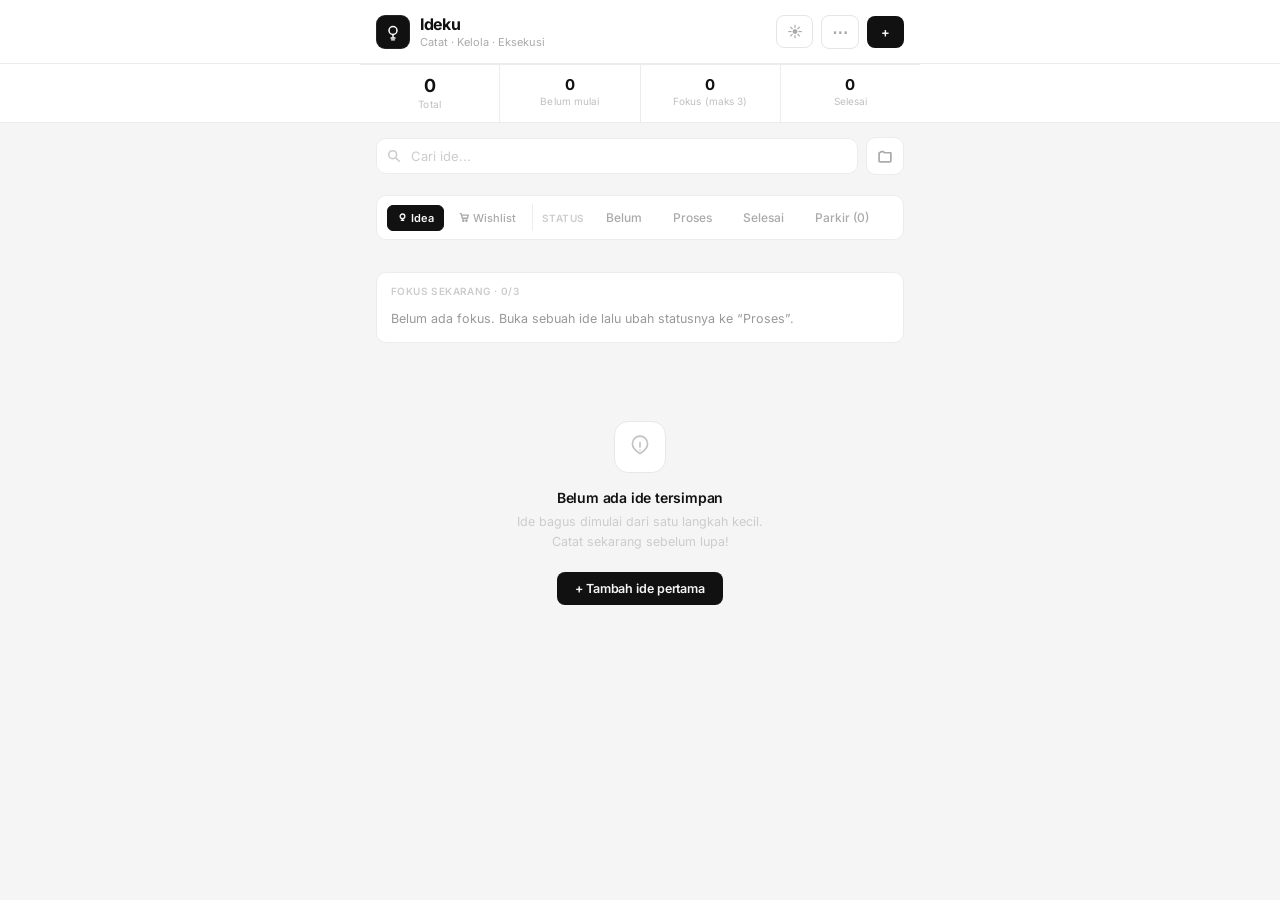
<file: ide-ku/index.html>
<!DOCTYPE html>
<html lang="id">
<head>
  <meta charset="UTF-8" />
  <meta name="viewport" content="width=device-width, initial-scale=1.0, viewport-fit=cover" />
  <title>Ideku</title>

  <!-- PWA Meta -->
  <meta name="description" content="Catat, kelola, dan eksekusi ide kamu." />
  <meta name="theme-color" content="#ffffff" />
  <meta name="apple-mobile-web-app-capable" content="yes" />
  <meta name="apple-mobile-web-app-status-bar-style" content="default" />
  <meta name="apple-mobile-web-app-title" content="Ideku" />
  <meta name="mobile-web-app-capable" content="yes" />

  <!-- PWA Manifest inline via JS (no separate file needed) -->
  <link rel="manifest" href="./manifest.json" />

  <!-- App Icon SVG as favicon -->
  <link rel="icon" type="image/png" href="./icon-192.png" />
  <link rel="apple-touch-icon" href="./icon-192.png" />

  <link href="https://fonts.googleapis.com/css2?family=Inter:wght@400;500;600;700&display=swap" rel="stylesheet" />

  <style>
    *, *::before, *::after { box-sizing: border-box; margin: 0; padding: 0; }
    html, body { height: 100%; overflow-x: hidden; width: 100%; max-width: 100vw; }

    /* ── CSS Variables (Light) ── */
    :root {
      --bg: #f5f5f5;
      --surface: #ffffff;
      --border: #ececec;
      --border2: #e8e8e8;
      --text: #111111;
      --text-muted: #aaaaaa;
      --text-faint: #cccccc;
      --text-sub: #999999;
      --input-bg: #f5f5f5;
      --btn-ghost-border: #e5e5e5;
      --stat-label: #c0c0c0;
      --card-body-border: #f3f3f3;
      --act-bg: #f5f5f5;
      --modal-overlay: rgba(0,0,0,0.18);
      --shadow-menu: 0 4px 20px rgba(0,0,0,0.08);
    }

    /* ── CSS Variables (Dark) ── */
    html.dark {
      --bg: #0f0f0f;
      --surface: #1a1a1a;
      --border: #2a2a2a;
      --border2: #2a2a2a;
      --text: #f0f0f0;
      --text-muted: #666666;
      --text-faint: #444444;
      --text-sub: #777777;
      --input-bg: #111111;
      --btn-ghost-border: #333333;
      --stat-label: #555555;
      --card-body-border: #222222;
      --act-bg: #111111;
      --modal-overlay: rgba(0,0,0,0.5);
      --shadow-menu: 0 4px 20px rgba(0,0,0,0.4);
    }

    body {
      font-family: 'Inter', -apple-system, sans-serif;
      background: var(--bg);
      color: var(--text);
      -webkit-font-smoothing: antialiased;
      transition: background 0.2s, color 0.2s;
      -webkit-user-select: none;
      user-select: none;
    }

    input, textarea, select {
      -webkit-user-select: text;
      user-select: text;
    }

    /* ── Fix #1: Select color scheme ── */
    select.form-field {
      color-scheme: light;
    }
    html.dark select.form-field {
      color-scheme: dark;
      background-color: var(--input-bg);
      color: var(--text);
    }
    html.dark select.form-field option {
      background-color: #1e1e1e;
      color: #f0f0f0;
    }

    /* ── Layout ── */
    .app { min-height: 100vh; display: flex; flex-direction: column; overflow-x: hidden; width: 100%; }

    /* ── Header ── */
    .header {
      background: var(--surface);
      border-bottom: 1px solid var(--border);
      position: sticky; top: 0; z-index: 30;
      width: 100%; overflow: hidden;
    }
    .header-inner {
      max-width: 560px; margin: 0 auto;
      padding: 14px 16px;
    }
    .header-top {
      display: flex; align-items: center;
      justify-content: space-between;
    }
    .brand { display: flex; align-items: center; gap: 10px; }
    .brand-icon {
      width: 34px; height: 34px; border-radius: 9px;
      background: #111; border: 1px solid rgba(255,255,255,0.08);
      display: flex; align-items: center;
      justify-content: center; flex-shrink: 0;
      transition: background 0.2s;
    }
    html.dark .brand-icon {
      background: #f0f0f0;
    }
    html.dark .brand-icon svg circle,
    html.dark .brand-icon svg line {
      stroke: #111;
    }
    .brand-icon svg { width: 18px; height: 18px; }
    .brand-name { font-size: 16px; font-weight: 700; letter-spacing: -0.3px; }
    .brand-sub { font-size: 11px; color: var(--text-muted); margin-top: 1px; }

    .btn {
      font-family: 'Inter', sans-serif;
      font-size: 13px; font-weight: 600;
      padding: 8px 14px; border-radius: 8px;   /* #7: 8px */
      border: none; cursor: pointer;
      transition: opacity 0.15s, background 0.12s;
      letter-spacing: -0.2px;
    }
    .btn:hover { opacity: 0.78; }
    .btn-dark { background: #111; color: #fff; }
    .btn-ghost { background: transparent; color: var(--text-muted); border: 1px solid var(--btn-ghost-border); }
    .btn-ghost:hover { opacity: 1; color: var(--text); border-color: var(--text-muted); }

    /* Stats */
    .stats {
      display: flex;
      border-top: 1px solid var(--border);
      margin: 0;
    }
    .stat {
      flex: 1; padding: 12px 0; text-align: center;
      border-right: 1px solid var(--border);
      position: relative;
    }
    .stat:last-child { border-right: none; }
    .stat-num {
      font-size: 15px; font-weight: 700; color: var(--text);
      line-height: 1;
    }
    .stat:first-child .stat-num {
      font-size: 18px;
    }
    .stat-label {
      font-size: 10px; color: var(--stat-label);
      margin-top: 3px; letter-spacing: 0.1px;
    }

    /* ── Content ── */
    .content { max-width: 560px; margin: 0 auto; padding: 18px 16px 80px; width: 100%; overflow-x: hidden; }

    /* ── Auto-hide bar (stats + search + filters) ── */
    .autohide-bar {
      position: sticky;
      z-index: 29;
      background: var(--bg);
      width: 100%;
      transform: translateY(0);
      transition: transform 0.25s ease;
      will-change: transform;
    }
    .autohide-bar.hidden {
      transform: translateY(-100%);
    }
    .autohide-bar-inner {
      max-width: 560px;
      margin: 0 auto;
      padding: 0 16px;
    }
    .autohide-stats {
      background: var(--surface);
      border-bottom: 1px solid var(--border);
      margin: 0 -16px;
    }
    .autohide-search-filters {
      padding-top: 10px;
    }
    .search-row {
      display: flex; align-items: center; gap: 8px;
      padding-top: 14px; margin-bottom: 10px;
    }
    .search-row .search-wrap { flex: 1; margin-bottom: 0; }
    .btn-viewmode-icon {
      width: 38px; height: 38px; flex-shrink: 0;
      border-radius: 10px; background: var(--surface);
      border: 1px solid var(--border); color: var(--text-muted);
      display: flex; align-items: center; justify-content: center;
      cursor: pointer; transition: all 0.12s;
    }
    .btn-viewmode-icon:hover { color: var(--text); border-color: var(--text-muted); }

    /* ── Form Fields (shared) ── */
    @keyframes fadeDown {
      from { opacity: 0; transform: translateY(-5px); }
      to   { opacity: 1; transform: translateY(0); }
    }
    .form-field {
      width: 100%; background: var(--input-bg);
      border: 1px solid var(--border); border-radius: 8px;
      padding: 10px 13px; color: var(--text);
      font-size: 14px; font-family: 'Inter', sans-serif;
      outline: none; display: block;
      transition: border-color 0.12s, background 0.12s;
    }
    .form-field:focus { border-color: var(--text-muted); background: var(--surface); }
    .form-field::placeholder { color: var(--text-faint); }
    textarea.form-field { resize: none; }
    select.form-field {
      cursor: pointer; height: 42px;
      appearance: none; -webkit-appearance: none;
      background-image: url("data:image/svg+xml,%3Csvg xmlns='http://www.w3.org/2000/svg' width='10' height='6' viewBox='0 0 10 6'%3E%3Cpath d='M1 1l4 4 4-4' stroke='%23bbb' stroke-width='1.5' fill='none' stroke-linecap='round'/%3E%3C/svg%3E");
      background-repeat: no-repeat; background-position: right 12px center;
      padding-right: 30px;
    }

    /* ── Unified Form Modal ── */
    .form-modal {
      background: var(--surface); border-radius: 16px 16px 0 0;
      width: 100%; max-width: 560px;
      padding: 0;
      animation: slideUp 0.22s cubic-bezier(.32,.72,0,1);
      overflow: hidden;
    }
    .form-modal-header {
      display: flex; align-items: center; justify-content: space-between;
      padding: 20px 20px 0;
      margin-bottom: 20px;
    }
    .form-modal-title {
      font-size: 15px; font-weight: 700;
      letter-spacing: -0.3px; color: var(--text);
    }
    .form-modal-close {
      width: 28px; height: 28px; border-radius: 50%;
      background: var(--input-bg); border: 1px solid var(--border);
      color: var(--text-muted); font-size: 16px; line-height: 1;
      cursor: pointer; display: flex; align-items: center; justify-content: center;
      transition: all 0.12s; font-family: 'Inter', sans-serif;
      flex-shrink: 0;
    }
    .form-modal-close:hover { background: var(--border); color: var(--text); }
    .form-modal-body {
      padding: 0 20px;
      max-height: 65vh;
      overflow-y: auto;
      overscroll-behavior: contain;
    }
    .form-group { margin-bottom: 12px; }
    .form-label {
      display: block; font-size: 11px; font-weight: 600;
      color: var(--text-muted); letter-spacing: 0.4px;
      text-transform: uppercase; margin-bottom: 5px;
    }
    .form-row-2 { display: grid; grid-template-columns: 1fr 1fr; gap: 10px; }
    .form-modal-footer {
      display: flex; gap: 8px;
      padding: 16px 20px 28px;
      margin-top: 4px;
    }
    .btn-form-cancel {
      flex: 1; background: transparent; color: var(--text-muted);
      border: 1px solid var(--btn-ghost-border); border-radius: 9px;
      padding: 11px; font-size: 13px; font-weight: 500;
      cursor: pointer; font-family: 'Inter', sans-serif;
      transition: all 0.12s;
    }
    .btn-form-cancel:hover { color: var(--text); border-color: var(--text-muted); }
    .btn-form-submit {
      flex: 2; background: var(--text); color: var(--bg);
      border: none; border-radius: 9px;
      padding: 11px; font-size: 13px; font-weight: 600;
      cursor: pointer; font-family: 'Inter', sans-serif;
      transition: opacity 0.15s;
    }
    .btn-form-submit:hover { opacity: 0.8; }

    /* ── Search ── */
    .search-wrap {
      position: relative; margin-bottom: 10px;
    }
    .search-icon {
      position: absolute; left: 11px; top: 50%; transform: translateY(-50%);
      color: var(--text-faint); pointer-events: none;
      display: flex; align-items: center;
    }
    .search-input {
      width: 100%; background: var(--surface);
      border: 1px solid var(--border); border-radius: 10px;
      padding: 9px 36px 9px 34px; color: var(--text);
      font-size: 13px; font-family: 'Inter', sans-serif;
      outline: none; transition: border-color 0.12s;
    }
    .search-input:focus { border-color: var(--text-muted); }
    .search-input::placeholder { color: var(--text-faint); }
    .search-clear {
      position: absolute; right: 10px; top: 50%; transform: translateY(-50%);
      width: 20px; height: 20px; border-radius: 50%;
      background: var(--text-faint); border: none; cursor: pointer;
      display: none; align-items: center; justify-content: center;
      color: var(--bg); font-size: 11px; line-height: 1;
      transition: background 0.12s;
    }
    .search-clear.visible { display: flex; }
    .search-clear:hover { background: var(--text-muted); }

    /* ── Counter animation ── */
    @keyframes countUp {
      from { opacity: 0; transform: translateY(4px); }
      to   { opacity: 1; transform: translateY(0); }
    }
    .stat-num.animating { animation: countUp 0.3s ease forwards; }

    /* ── Filters ── */
    .filters-wrap {
      margin-bottom: 14px;
      display: flex; flex-direction: column; gap: 0;
      border: 1px solid var(--border); border-radius: 10px;
      background: var(--surface); overflow: hidden;
    }
    .filters-group {
      display: flex;
      gap: 5px;
      overflow-x: auto;
      scrollbar-width: none;
      -ms-overflow-style: none;
      padding: 8px 10px;
    }
    .filters-group::-webkit-scrollbar { display: none; }
    .filters-group + .filters-group {
      border-top: 1px solid var(--border);
    }
    .filters-label {
      font-size: 10px; font-weight: 600; letter-spacing: 0.4px;
      text-transform: uppercase; color: var(--text-faint);
      white-space: nowrap; flex-shrink: 0;
      display: flex; align-items: center; padding-right: 4px;
      min-width: 42px;
    }
    .f-btn {
      padding: 5px 12px; border-radius: 6px;
      font-size: 12px; font-weight: 500; cursor: pointer;
      white-space: nowrap; flex-shrink: 0;
      background: transparent; color: var(--text-muted);
      border: 1px solid transparent;
      font-family: 'Inter', sans-serif;
      transition: all 0.15s;
    }
    .f-btn:hover { color: var(--text); background: var(--input-bg); }
    .f-btn.on {
      background: var(--text); color: var(--bg);
      border-color: var(--text);
      font-weight: 600;
    }
    .f-sep { display: none; }

    /* ── Category Dashboard ── */
    .cat-dash {
      margin-bottom: 14px; padding: 12px 14px;
      background: var(--surface); border: 1px solid var(--border);
      border-radius: 10px;
    }
    .cat-dash-title-row {
      display: flex; align-items: center; justify-content: space-between;
      margin-bottom: 10px; gap: 8px;
    }
    .cat-dash-title {
      font-size: 10px; font-weight: 600; letter-spacing: 0.4px;
      text-transform: uppercase; color: var(--text-faint);
    }
    .cat-dash-clear {
      font-size: 10.5px; font-weight: 600; color: var(--text);
      background: var(--input-bg); border: 1px solid var(--border);
      border-radius: 999px; padding: 3px 9px; cursor: pointer;
      font-family: 'Inter', sans-serif; white-space: nowrap; flex-shrink: 0;
    }
    .cat-dash-clear:hover { border-color: var(--text-muted); }
    .cat-dash-bars { display: flex; flex-direction: column; gap: 7px; }
    .cat-dash-row {
      display: flex; align-items: center; gap: 8px;
      background: none; border: none; padding: 2px 0;
      cursor: pointer; font-family: 'Inter', sans-serif; width: 100%;
      text-align: left;
    }
    .cat-dash-dot { width: 7px; height: 7px; border-radius: 50%; flex-shrink: 0; }
    .cat-dash-name {
      font-size: 12px; color: var(--text); font-weight: 500;
      width: 64px; flex-shrink: 0; overflow: hidden; text-overflow: ellipsis;
      white-space: nowrap;
    }
    .cat-dash-track {
      flex: 1; height: 6px; background: var(--input-bg);
      border-radius: 4px; overflow: hidden;
    }
    .cat-dash-fill { display: block; height: 100%; border-radius: 4px; transition: width 0.2s; }
    .cat-dash-count {
      font-size: 11px; color: var(--text-faint); font-weight: 600;
      width: 20px; text-align: right; flex-shrink: 0;
    }
    .cat-dash-row.active .cat-dash-name { color: var(--text); font-weight: 700; }

    /* ── Category Groups ── */
    .cat-group { margin-bottom: 14px; }
    .cat-group-header {
      display: flex; align-items: center; gap: 8px;
      width: 100%; background: var(--surface); border: 1px solid var(--border);
      border-radius: 8px; padding: 9px 12px; margin-bottom: 7px;
      cursor: pointer; font-family: 'Inter', sans-serif;
    }
    .cat-group-dot { width: 8px; height: 8px; border-radius: 50%; flex-shrink: 0; }
    .cat-group-name { font-size: 13px; font-weight: 700; color: var(--text); flex-shrink: 0; }
    .cat-group-count { font-size: 11px; color: var(--text-faint); margin-left: auto; }
    .cat-group-chevron { font-size: 12px; color: var(--text-faint); transition: transform 0.15s; }
    .cat-group-chevron.collapsed { transform: rotate(-90deg); }
    .cat-group-body { display: flex; flex-direction: column; }

    /* ── Category color accent on card ── */
    .card-cat-dot { width: 6px; height: 6px; border-radius: 50%; display: inline-block; margin-right: 5px; flex-shrink: 0; }

    /* ── Grid View ── */
    .grid-wrap {
      column-count: 2; column-gap: 9px;
    }
    @media (min-width: 480px) {
      .grid-wrap { column-count: 3; }
    }
    .grid-card {
      break-inside: avoid; margin-bottom: 9px;
      background: var(--surface); border: 1px solid var(--border);
      border-radius: 10px; padding: 11px; cursor: pointer;
      width: 100%; box-sizing: border-box;
      transition: border-color 0.15s, transform 0.15s;
      animation: fadeIn 0.14s ease;
    }
    .grid-card:hover { border-color: var(--text-muted); transform: translateY(-1px); }
    .grid-card.done { opacity: 0.45; }
    .grid-card-head { display: flex; align-items: flex-start; justify-content: space-between; margin-bottom: 8px; }
    .grid-card-icon {
      width: 28px; height: 28px; border-radius: 8px;
      display: flex; align-items: center; justify-content: center; flex-shrink: 0;
    }
    .grid-card-icon svg { width: 15px; height: 15px; }
    .grid-card-btns { display: flex; gap: 2px; flex-shrink: 0; }
    .grid-card-btns .btn-edit, .grid-card-btns .btn-del { width: 22px; height: 22px; border-radius: 6px; }
    .grid-card-title {
      font-size: 12.5px; font-weight: 600; color: var(--text); line-height: 1.4;
      margin-bottom: 6px;
      display: -webkit-box; -webkit-line-clamp: 3; -webkit-box-orient: vertical; overflow: hidden;
    }
    .grid-card-title.done { text-decoration: line-through; color: var(--text-muted); font-weight: 400; }
    .grid-card-cat { font-size: 10px; font-weight: 700; letter-spacing: 0.1px; margin-bottom: 4px; }
    .grid-card-price { font-size: 12px; font-weight: 700; color: var(--text); margin-bottom: 6px; }
    .grid-card-foot { display: flex; align-items: center; gap: 5px; font-size: 10.5px; flex-wrap: wrap; }

    /* ── Cards ── */
    .card {
      background: var(--surface); border: 1px solid var(--border);
      border-radius: 10px; padding: 14px 16px;         /* #7: 10px card */
      margin-bottom: 7px; cursor: pointer;
      transition: border-color 0.15s, background 0.15s, box-shadow 0.15s, transform 0.15s;
      animation: fadeIn 0.14s ease;
      width: 100%; box-sizing: border-box;
    }
    @keyframes fadeIn { from { opacity: 0; } to { opacity: 1; } }
    .card:hover {
      border-color: var(--text-muted);
      background: var(--surface);
      box-shadow: 0 2px 12px rgba(0,0,0,0.06);
      transform: translateY(-1px);
    }
    html.dark .card:hover {
      box-shadow: 0 2px 12px rgba(0,0,0,0.3);
    }
    .card.done { opacity: 0.42; }

    .card-top { display: flex; justify-content: space-between; align-items: flex-start; gap: 10px; }
    .card-title {
      font-size: 14px; font-weight: 600; color: var(--text);
      line-height: 1.4; letter-spacing: -0.2px;
    }
    .card-title.done { text-decoration: line-through; color: var(--text-muted); font-weight: 400; }

    .card-meta {
      display: flex; align-items: center; flex-wrap: wrap;
      gap: 6px; margin-top: 7px;
    }
    .meta-dot { width: 5px; height: 5px; border-radius: 50%; flex-shrink: 0; }
    .meta-t { font-size: 11.5px; color: var(--text-muted); }
    .meta-sep { color: var(--text-faint); font-size: 10px; }
    .meta-pri { font-size: 11px; font-weight: 600; }
    .meta-date { font-size: 11px; color: var(--text-faint); margin-left: auto; white-space: nowrap; flex-shrink: 0; }

    /* ── Fix #3: Card action buttons ── */
    .card-btns {
      display: flex; align-items: center; gap: 4px; flex-shrink: 0;
    }
    .btn-del, .btn-edit {
      width: 28px; height: 28px; border-radius: 8px;  /* #7: 8px */
      background: transparent; border: 1px solid transparent;
      color: var(--text-faint); cursor: pointer;
      display: flex; align-items: center; justify-content: center;
      transition: all 0.12s; flex-shrink: 0; line-height: 1;
      font-size: 13px;
    }
    .btn-edit:hover {
      background: var(--input-bg); border-color: var(--border);
      color: var(--text-muted);
    }
    .btn-del:hover {
      background: #fef2f2; border-color: #fecaca; color: #ef4444;
    }
    html.dark .btn-del:hover {
      background: rgba(239,68,68,0.1); border-color: rgba(239,68,68,0.25); color: #ef4444;
    }

    /* Expanded */
    .card-body {
      margin-top: 12px; padding-top: 12px;
      border-top: 1px solid var(--card-body-border);
      animation: fadeDown 0.14s ease;
    }
    .card-notes { font-size: 13px; color: var(--text-sub); line-height: 1.65; margin-bottom: 12px; }
    .card-actions { display: flex; flex-direction: column; gap: 8px; }
    .act-row { display: flex; align-items: center; gap: 6px; }
    .act-label { font-size: 10.5px; color: var(--text-faint); font-weight: 500; min-width: 52px; letter-spacing: 0.1px; }
    .act-btns { display: flex; gap: 5px; flex-wrap: wrap; }
    .act-btn {
      padding: 4px 10px; border-radius: 6px;   /* #7: 6px inner element */
      font-size: 11.5px;
      font-weight: 500; background: var(--act-bg); color: var(--text-muted);
      border: 1px solid var(--border); cursor: pointer;
      font-family: 'Inter', sans-serif; transition: all 0.1s;
      white-space: nowrap;
    }
    .act-btn:hover { color: var(--text); border-color: var(--text-muted); }
    .act-btn.on-s { background: var(--text); color: var(--bg); border-color: var(--text); }
    .act-btn.on-p { font-weight: 700; background: var(--surface); }

    /* ── Empty ── */
    .empty { text-align: center; padding: 64px 24px; }
    .empty-icon {
      width: 52px; height: 52px; border-radius: 14px;
      background: var(--surface); border: 1px solid var(--border2);
      margin: 0 auto 16px;
      display: flex; align-items: center; justify-content: center;
    }
    .empty-icon svg { opacity: 0.25; }
    .empty-title { font-size: 14px; font-weight: 600; color: var(--text); margin-bottom: 6px; letter-spacing: -0.2px; }
    .empty-txt { font-size: 12.5px; color: var(--text-faint); line-height: 1.6; }
    .empty-cta {
      margin-top: 20px; display: inline-flex; align-items: center; gap: 6px;
      padding: 9px 18px; border-radius: 8px;
      background: var(--text); color: var(--bg);
      font-size: 12.5px; font-weight: 600; font-family: 'Inter', sans-serif;
      border: none; cursor: pointer; transition: opacity 0.15s;
      letter-spacing: -0.1px;
    }
    .empty-cta:hover { opacity: 0.78; }

    /* ── Delete Confirm Modal ── */
    .overlay {
      position: fixed; inset: 0;
      background: var(--modal-overlay);
      display: flex; align-items: flex-end; justify-content: center;
      z-index: 100; padding: 0;
      animation: overlayIn 0.15s ease;
    }
    @keyframes overlayIn { from { opacity: 0; } to { opacity: 1; } }
    .modal {
      background: var(--surface); border-radius: 16px 16px 0 0;
      width: 100%; max-width: 560px;
      padding: 24px 24px 32px;
      animation: slideUp 0.2s ease;
    }
    @keyframes slideUp {
      from { transform: translateY(24px); opacity: 0; }
      to   { transform: translateY(0); opacity: 1; }
    }
    .modal-handle {
      width: 36px; height: 4px; border-radius: 2px;
      background: var(--border); margin: 0 auto 20px;
    }
    .modal-title { font-size: 15px; font-weight: 700; margin-bottom: 6px; letter-spacing: -0.3px; }
    .modal-sub { font-size: 13px; color: var(--text-sub); margin-bottom: 24px; line-height: 1.5; }
    .modal-actions { display: flex; gap: 8px; }
    .btn-del-confirm {
      flex: 1; background: #ef4444; color: #fff; border: none;
      border-radius: 8px; padding: 11px; font-size: 13px;
      font-weight: 600; cursor: pointer; font-family: 'Inter', sans-serif;
      transition: opacity 0.15s;
    }
    .btn-del-confirm:hover { opacity: 0.85; }
    .btn-del-cancel {
      flex: 1; background: transparent; color: var(--text-muted);
      border: 1px solid var(--btn-ghost-border); border-radius: 8px;
      padding: 11px; font-size: 13px; font-weight: 500;
      cursor: pointer; font-family: 'Inter', sans-serif;
      transition: color 0.12s;
    }
    .btn-del-cancel:hover { color: var(--text); border-color: var(--text-muted); }

    /* Loading */
    .loading { text-align: center; padding: 40px; font-size: 13px; color: var(--text-faint); }

    /* Breakdown button */
    .btn-breakdown {
      margin-top: 12px; width: 100%;
      padding: 8px; border-radius: 8px;    /* #7: 8px */
      font-size: 12px; font-weight: 600;
      font-family: 'Inter', sans-serif;
      background: transparent;
      color: var(--text-muted);
      border: 1px dashed var(--border2);
      cursor: pointer; transition: all 0.15s;
      letter-spacing: -0.1px;
    }
    .btn-breakdown:hover {
      border-color: var(--text-muted);
      color: var(--text);
      border-style: solid;
    }

    /* AI action buttons row */
    .card-ai-row { display: flex; gap: 6px; margin-top: 12px; }
    .btn-ai {
      flex: 1; padding: 8px; border-radius: 8px;    /* #7: 8px */
      font-size: 12px; font-weight: 600;
      font-family: 'Inter', sans-serif;
      background: transparent;
      color: var(--text-muted);
      border: 1px dashed var(--border2);
      cursor: pointer; transition: all 0.15s;
      letter-spacing: -0.1px;
    }
    .btn-ai:hover { border-color: var(--text-muted); color: var(--text); border-style: solid; }
    .btn-ai:disabled { opacity: 0.4; cursor: not-allowed; }

    /* ── Menu Dropdown ── */
    #menu-dropdown {
      position: fixed; top: 62px; right: 16px; z-index: 50;
      background: var(--surface);
      border: 1px solid var(--border);
      border-radius: 10px;
      box-shadow: var(--shadow-menu);
      min-width: 168px; overflow: hidden;
    }
    .menu-btn {
      width: 100%; text-align: left;
      padding: 13px 16px; border: none;
      background: none; font-size: 13px;
      font-family: 'Inter', sans-serif;
      color: var(--text); cursor: pointer;
      font-weight: 500; display: flex;
      align-items: center; gap: 8px;
      transition: background 0.1s;
      border-bottom: 1px solid var(--border);
    }
    .menu-btn:last-child { border-bottom: none; }
    .menu-btn:hover { background: var(--input-bg); }
    #toast { transition: opacity 0.3s; }

    /* ── Manage Categories Modal ── */
    .cat-modal {
      background: var(--surface); border-radius: 16px 16px 0 0;
      width: 100%; max-width: 560px;
      animation: slideUp 0.22s cubic-bezier(.32,.72,0,1);
      overflow: hidden;
    }
    .cat-list {
      padding: 8px 20px; max-height: 44vh; overflow-y: auto;
      display: flex; flex-direction: column; gap: 6px;
    }
    .cat-item {
      display: flex; align-items: center; justify-content: space-between;
      padding: 10px 12px; border-radius: 8px;
      background: var(--input-bg); border: 1px solid var(--border);
      gap: 10px;
    }
    .cat-item-name { font-size: 13px; font-weight: 500; color: var(--text); }
    .cat-item-count { font-size: 11px; color: var(--text-faint); margin-left: auto; }
    .cat-item-del {
      width: 24px; height: 24px; border-radius: 6px;
      background: transparent; border: 1px solid transparent;
      color: var(--text-faint); cursor: pointer;
      display: flex; align-items: center; justify-content: center;
      transition: all 0.12s; flex-shrink: 0;
    }
    .cat-item-del:hover:not(:disabled) {
      background: #fef2f2; border-color: #fecaca; color: #ef4444;
    }
    html.dark .cat-item-del:hover:not(:disabled) {
      background: rgba(239,68,68,0.1); border-color: rgba(239,68,68,0.25);
    }
    .cat-item-del:disabled { opacity: 0.3; cursor: not-allowed; }
    .cat-add-row {
      display: flex; gap: 8px;
      padding: 12px 20px;
      border-top: 1px solid var(--border);
    }
    .cat-add-input {
      flex: 1; background: var(--input-bg);
      border: 1px solid var(--border); border-radius: 8px;
      padding: 9px 12px; color: var(--text);
      font-size: 13px; font-family: 'Inter', sans-serif;
      outline: none; transition: border-color 0.12s;
    }
    .cat-add-input:focus { border-color: var(--text-muted); }
    .cat-add-input::placeholder { color: var(--text-faint); }
    .cat-add-btn {
      padding: 9px 16px; border-radius: 8px;
      background: var(--text); color: var(--bg);
      border: none; font-size: 13px; font-weight: 600;
      font-family: 'Inter', sans-serif; cursor: pointer;
      transition: opacity 0.15s; white-space: nowrap;
    }
    .cat-add-btn:hover { opacity: 0.8; }
    .cat-empty {
      text-align: center; padding: 24px;
      font-size: 13px; color: var(--text-faint);
    }

    /* ── Perkaya Preview Modal ── */
    .perkaya-modal {
      background: var(--surface); border-radius: 16px 16px 0 0;
      width: 100%; max-width: 560px;
      animation: slideUp 0.22s cubic-bezier(.32,.72,0,1);
      overflow: hidden;
    }
    .perkaya-header {
      display: flex; align-items: center; justify-content: space-between;
      padding: 20px 20px 16px;
      border-bottom: 1px solid var(--border);
    }
    .perkaya-header-left { display: flex; flex-direction: column; gap: 2px; }
    .perkaya-title { font-size: 15px; font-weight: 700; letter-spacing: -0.3px; }
    .perkaya-subtitle { font-size: 11.5px; color: var(--text-muted); }
    .perkaya-body { padding: 16px 20px; max-height: 52vh; overflow-y: auto; }
    .perkaya-skeleton {
      display: flex; flex-direction: column; gap: 8px;
    }
    .skeleton-line {
      height: 13px; border-radius: 6px;
      background: linear-gradient(90deg, var(--border) 25%, var(--input-bg) 50%, var(--border) 75%);
      background-size: 200% 100%;
      animation: shimmer 1.4s infinite;
    }
    @keyframes shimmer {
      0% { background-position: 200% 0; }
      100% { background-position: -200% 0; }
    }
    .perkaya-result {
      font-size: 13px; color: var(--text-sub); line-height: 1.7;
      white-space: pre-wrap; word-break: break-word;
    }
    .perkaya-original {
      margin-top: 14px; padding: 12px 14px;
      background: var(--input-bg); border-radius: 8px;
      border: 1px solid var(--border);
    }
    .perkaya-original-label {
      font-size: 10px; font-weight: 600; letter-spacing: 0.4px;
      text-transform: uppercase; color: var(--text-faint); margin-bottom: 5px;
    }
    .perkaya-original-text {
      font-size: 12.5px; color: var(--text-muted); line-height: 1.6;
    }
    .perkaya-error {
      display: flex; flex-direction: column; align-items: center;
      gap: 8px; padding: 20px 0; text-align: center;
    }
    .perkaya-error-icon { font-size: 24px; }
    .perkaya-error-title { font-size: 14px; font-weight: 600; color: var(--text); }
    .perkaya-error-msg { font-size: 12.5px; color: var(--text-faint); }
    .perkaya-footer {
      display: flex; gap: 8px;
      padding: 14px 20px 28px;
      border-top: 1px solid var(--border);
    }

    /* ── Breakdown Modal ── */
    .breakdown-result {
      font-size: 13px; color: var(--text-sub); line-height: 1.75;
      white-space: pre-wrap; word-break: break-word;
    }
    .btn-copy {
      flex: 1; background: transparent; color: var(--text-muted);
      border: 1px solid var(--btn-ghost-border); border-radius: 9px;
      padding: 11px; font-size: 13px; font-weight: 500;
      cursor: pointer; font-family: 'Inter', sans-serif;
      transition: all 0.12s; display: flex; align-items: center;
      justify-content: center; gap: 6px;
    }
    .btn-copy:hover { color: var(--text); border-color: var(--text-muted); }
    .btn-copy.copied {
      color: #10b981; border-color: #10b981;
      background: rgba(16,185,129,0.06);
    }
  
    /* ── Type Selector Modal ── */
    #type-selector-modal .modal-actions {
      display: flex;
      gap: 12px;
    }

    #type-selector-modal .btn-del-cancel,
    #type-selector-modal .btn-form-submit {
      flex: 1;
      padding: 12px;
      font-size: 14px;
      font-weight: 600;
      border-radius: 9px;
    }

    /* ── Wishlist Card ── */
    .card.wishlist-type {
      display: flex;
      flex-direction: column;
      gap: 0;
      padding: 0;
      overflow: hidden;
      cursor: pointer;
    }

    .wishlist-main {
      display: flex;
      gap: 12px;
      align-items: flex-start;
      padding: 14px 14px 12px;
    }

    .wishlist-image-wrap {
      flex-shrink: 0;
      width: 56px;
      height: 56px;
      border-radius: 8px;
      background: var(--input-bg);
      border: 1px solid var(--border);
      display: flex;
      align-items: center;
      justify-content: center;
      color: var(--text-muted);
    }

    .wishlist-image-wrap svg {
      width: 24px;
      height: 24px;
      display: block;
    }

    .wishlist-image-fallback {
      width: 100%;
      height: 100%;
      display: block;
      object-fit: cover;
    }

    .wishlist-content {
      flex: 1;
      display: flex;
      flex-direction: column;
      gap: 3px;
      min-width: 0;
    }

    .wishlist-top-row {
      display: flex;
      justify-content: space-between;
      align-items: flex-start;
      gap: 6px;
    }

    .wishlist-title {
      font-size: 14px;
      font-weight: 600;
      color: var(--text);
      line-height: 1.35;
      flex: 1;
      min-width: 0;
      display: -webkit-box;
      -webkit-line-clamp: 2;
      -webkit-box-orient: vertical;
      overflow: hidden;
      word-break: break-word;
    }
    .wishlist-title.done { text-decoration: line-through; color: var(--text-muted); font-weight: 400; }

    .wishlist-actions {
      display: flex;
      align-items: center;
      gap: 2px;
      flex-shrink: 0;
      margin-top: -2px;
    }

    .wishlist-price {
      font-size: 13px;
      font-weight: 700;
      color: var(--text);
      letter-spacing: -0.3px;
      margin-top: 2px;
    }

    .wishlist-meta {
      font-size: 11px;
      color: var(--text-faint);
      margin-top: 1px;
    }

    /* ── Wishlist footer bar ── */
    .wishlist-footer {
      display: flex;
      align-items: center;
      gap: 0;
      border-top: 1px solid var(--border);
      background: var(--input-bg);
      padding: 0 14px;
      min-height: 34px;
    }

    .wishlist-footer-item {
      display: flex;
      align-items: center;
      gap: 5px;
      font-size: 11px;
      color: var(--text-sub);
      padding: 8px 0;
      flex-shrink: 0;
    }

    .wishlist-footer-sep {
      width: 1px;
      height: 14px;
      background: var(--border);
      margin: 0 10px;
      flex-shrink: 0;
    }

    .wishlist-status-dot {
      width: 6px;
      height: 6px;
      border-radius: 50%;
      flex-shrink: 0;
    }

    .wishlist-priority-dots {
      display: flex;
      gap: 2px;
      align-items: center;
    }

    .wishlist-priority-dot {
      width: 5px;
      height: 5px;
      border-radius: 50%;
    }

    /* ── AI Score Badge ── */
    .wishlist-score-badge {
      margin-left: auto;
      display: flex;
      align-items: center;
      gap: 5px;
      padding: 4px 9px;
      border-radius: 20px;
      font-size: 10.5px;
      font-weight: 600;
      cursor: pointer;
      border: 1px solid transparent;
      transition: opacity 0.12s;
      white-space: nowrap;
      flex-shrink: 0;
      font-family: 'Inter', sans-serif;
    }
    .wishlist-score-badge:hover { opacity: 0.75; }
    .wishlist-score-badge.score-green {
      background: rgba(16,185,129,0.12);
      color: #10b981;
      border-color: rgba(16,185,129,0.25);
    }
    .wishlist-score-badge.score-yellow {
      background: rgba(245,158,11,0.12);
      color: #d97706;
      border-color: rgba(245,158,11,0.25);
    }
    .wishlist-score-badge.score-red {
      background: rgba(239,68,68,0.1);
      color: #ef4444;
      border-color: rgba(239,68,68,0.2);
    }

    .wishlist-type .card-body {
      margin-top: 0;
      padding: 12px 14px;
      border-top: 1px solid var(--card-body-border);
      animation: fadeDown 0.14s ease;
    }

    /* ── Responsive ── */
    @media (max-width: 360px) {
      .wishlist-title { font-size: 13px; }
      .wishlist-price { font-size: 12px; }
      .wishlist-image-wrap { width: 50px; height: 50px; }
    }
    @media (max-width: 280px) {
      .wishlist-image-wrap { width: 44px; height: 44px; }
      .wishlist-main { padding: 12px 12px 10px; gap: 10px; }
    }

    /* ── Wishlist Icon Picker ── */
    .wicon-picker-wrap { margin-top: 2px; }
    .wicon-picker-toggle {
      width: 100%; padding: 9px 12px;
      border: 1px solid var(--border2); border-radius: 8px;
      background: var(--input-bg); cursor: pointer;
      display: flex; align-items: center; gap: 9px;
      transition: background 0.15s;
    }
    .wicon-picker-toggle:hover { background: var(--border); }
    .wicon-picker-preview {
      width: 26px; height: 26px; border-radius: 6px;
      background: var(--surface); border: 1px solid var(--border);
      display: flex; align-items: center; justify-content: center;
      color: var(--text); flex-shrink: 0;
    }
    .wicon-picker-preview svg { width: 15px; height: 15px; display: block; }
    .wicon-picker-label { flex: 1; text-align: left; color: var(--text); font-size: 13px; }
    .wicon-picker-chevron { color: var(--text-faint); transition: transform 0.18s; }
    .wicon-picker-chevron.open { transform: rotate(180deg); }
    .wicon-picker-body { display: none; margin-top: 6px; }
    .wicon-picker-body.open { display: block; }
    .wicon-picker {
      display: grid; grid-template-columns: repeat(6, 1fr); gap: 6px;
      padding: 10px; background: var(--surface);
      border: 1px solid var(--border); border-radius: 10px;
    }
    .wicon-opt {
      aspect-ratio: 1; border-radius: 8px;
      border: 1.5px solid var(--border); background: var(--input-bg);
      color: var(--text-muted); cursor: pointer;
      display: flex; align-items: center; justify-content: center;
      transition: all 0.12s;
    }
    .wicon-opt:hover { border-color: var(--text-2); color: var(--text); }
    .wicon-opt.active { border-color: var(--text); color: var(--text); background: var(--surface); }
    .wicon-opt svg { width: 17px; height: 17px; }

    /* ── Fix 4: Compact type filter inline with status ── */
    .filters-type-inline {
      display: flex; gap: 5px; align-items: center;
      padding: 0 6px 0 0;
      border-right: 1px solid var(--border);
      margin-right: 4px;
      flex-shrink: 0;
    }

  
    /* ── Wishlist: progress tabungan (dari CuciMoney+) ── */
    .wishlist-saving {
      padding: 9px 14px 10px;
      border-top: 1px solid var(--border);
    }
    .wishlist-saving.boxed {
      border: 1px solid var(--border);
      border-radius: 10px;
      margin-bottom: 16px;
      background: var(--input-bg);
    }
    .ws-top {
      display: flex; justify-content: space-between; align-items: center; gap: 8px;
      font-size: 11px; color: var(--text-sub); margin-bottom: 6px;
    }
    .ws-top b { color: var(--text); font-weight: 600; }
    .ws-bar { height: 5px; border-radius: 99px; background: var(--border); overflow: hidden; }
    .ws-fill { height: 100%; border-radius: 99px; background: #10b981; transition: width 0.4s ease; }
    .ws-fill.full { background: #f59e0b; }
    .ws-note { font-size: 11px; color: #d97706; margin-top: 6px; font-weight: 500; }
  </style>
</head>
<body>

  <!-- Header (permanen sticky) -->
  <header class="header">
    <div class="header-inner">
      <div class="header-top">
        <div class="brand">
          <div class="brand-icon">
            <svg viewBox="0 0 18 18" fill="none" xmlns="http://www.w3.org/2000/svg">
              <circle cx="9" cy="7.5" r="4" stroke="white" stroke-width="1.5"/>
              <line x1="9" y1="11.5" x2="9" y2="14" stroke="white" stroke-width="1.5" stroke-linecap="round"/>
              <line x1="7" y1="15" x2="11" y2="15" stroke="white" stroke-width="1.4" stroke-linecap="round"/>
              <line x1="7.5" y1="16.8" x2="10.5" y2="16.8" stroke="white" stroke-width="1.3" stroke-linecap="round"/>
            </svg>
          </div>
          <div>
            <div class="brand-name">Ideku</div>
            <div class="brand-sub">Catat · Kelola · Eksekusi</div>
          </div>
        </div>
        <div style="display:flex;gap:8px;align-items:center" id="header-btn-wrap">
          <button class="btn btn-ghost" id="btn-theme" onclick="toggleTheme()" style="padding:8px 10px;font-size:15px;line-height:1" title="Ganti tema">☀︎</button>
          <button class="btn btn-ghost" id="btn-menu" onclick="toggleMenu()" style="padding:8px 10px;font-size:16px;line-height:1">⋯</button>
          <button class="btn btn-dark" id="btn-new" onclick="openAdd()">+</button>
        </div>
      </div>
    </div>
  </header>

  <!-- Auto-hide bar: Stats + Search + Filters -->
  <div class="autohide-bar" id="autohide-bar">
    <div class="autohide-stats">
      <div style="max-width:560px;margin:0 auto">
        <div class="stats" id="stats"></div>
      </div>
    </div>
      <div class="autohide-bar-inner">
        <!-- Search + view mode -->
        <div class="search-row">
          <div class="search-wrap">
            <span class="search-icon">
              <svg width="14" height="14" viewBox="0 0 16 16" fill="none" stroke="currentColor" stroke-width="1.8" stroke-linecap="round">
                <circle cx="6.5" cy="6.5" r="4.5"/><line x1="10.5" y1="10.5" x2="14" y2="14"/>
              </svg>
            </span>
            <input class="search-input" id="search-input" placeholder="Cari ide..." oninput="onSearch(this.value)" />
            <button class="search-clear" id="search-clear" onclick="clearSearch()">
              <svg width="8" height="8" viewBox="0 0 10 10" fill="none" stroke="currentColor" stroke-width="2" stroke-linecap="round">
                <line x1="1" y1="1" x2="9" y2="9"/><line x1="9" y1="1" x2="1" y2="9"/>
              </svg>
            </button>
          </div>
          <button class="btn-viewmode-icon" id="btn-viewmode" onclick="cycleViewMode()"></button>
        </div>

        <!-- Filters: type + status only. Category is filtered via the dashboard below. -->
        <div class="autohide-search-filters">
          <div class="filters-wrap">
            <div class="filters-group" id="filters-status"></div>
          </div>
        </div>
      </div>
    </div>
  </div>

  <!-- Content -->
  <div class="content">
    <!-- Category distribution dashboard -->    <div class="cat-dash" id="focus-panel" style="display:none"></div>
    <div id="jalur-bar" style="display:none;gap:6px;flex-wrap:wrap;margin-bottom:12px"></div>
    <datalist id="jalur-list"></datalist>
    <div class="cat-dash" id="cat-dash"></div>
    <!-- List -->
    <div id="list"></div>
  </div>
</div>

<!-- Menu Dropdown -->
<div id="menu-dropdown" style="display:none">
  <button class="menu-btn" onclick="openManageCats()">
    <svg width="13" height="13" viewBox="0 0 14 14" fill="none" stroke="currentColor" stroke-width="1.7" stroke-linecap="round" stroke-linejoin="round">
      <rect x="1" y="1" width="5" height="5" rx="1.5"/><rect x="8" y="1" width="5" height="5" rx="1.5"/>
      <rect x="1" y="8" width="5" height="5" rx="1.5"/><rect x="8" y="8" width="5" height="5" rx="1.5"/>
    </svg>
    Kelola Kategori
  </button>
  <button class="menu-btn" onclick="exportIdeas()">
    <svg width="13" height="13" viewBox="0 0 14 14" fill="none" stroke="currentColor" stroke-width="1.7" stroke-linecap="round" stroke-linejoin="round">
      <path d="M7 2v7M4 7l3 3 3-3"/><path d="M2 11h10"/>
    </svg>
    Export JSON
  </button>
  <button class="menu-btn" onclick="exportAsDocument()">
    <svg width="13" height="13" viewBox="0 0 14 14" fill="none" stroke="currentColor" stroke-width="1.7" stroke-linecap="round" stroke-linejoin="round">
      <path d="M3.5 1.5h5L11 4.5v8a1 1 0 01-1 1H3.5a1 1 0 01-1-1v-10a1 1 0 011-1z"/>
      <path d="M8.5 1.5v3h3"/><line x1="4" y1="7.5" x2="9" y2="7.5"/><line x1="4" y1="9.7" x2="9" y2="9.7"/><line x1="4" y1="11.9" x2="7" y2="11.9"/>
    </svg>
    Export sebagai Dokumen
  </button>
  <button class="menu-btn" onclick="triggerImport()">
    <svg width="13" height="13" viewBox="0 0 14 14" fill="none" stroke="currentColor" stroke-width="1.7" stroke-linecap="round" stroke-linejoin="round">
      <path d="M7 9V2M4 5l3-3 3 3"/><path d="M2 11h10"/>
    </svg>
    Import JSON
  </button>
  <button class="menu-btn" onclick="openDeleteAll()" style="color:#ef4444;">
    <svg width="13" height="13" viewBox="0 0 14 14" fill="none" stroke="#ef4444" stroke-width="1.7" stroke-linecap="round" stroke-linejoin="round">
      <polyline points="2,4 3,4 12,4"/><path d="M5 4V2h4v2"/><path d="M11 4l-.8 8H3.8L3 4"/>
      <line x1="5.5" y1="6.5" x2="5.5" y2="9.5"/><line x1="8.5" y1="6.5" x2="8.5" y2="9.5"/>
    </svg>
    Hapus Semua Data
  </button>
</div>
<input type="file" id="import-file" accept=".json" style="display:none" onchange="importIdeas(event)" />

<!-- Toast -->
<div id="toast" style="display:none;position:fixed;bottom:32px;left:50%;transform:translateX(-50%);background:#111;color:#fff;padding:10px 20px;border-radius:8px;font-size:13px;font-family:'Inter',sans-serif;z-index:200;white-space:nowrap;box-shadow:0 4px 16px rgba(0,0,0,0.15);"></div>

<!-- Delete Confirm Modal -->
<div class="overlay" id="modal" style="display:none" onclick="cancelDelete(event)">
  <div class="modal">
    <div class="modal-handle"></div>
    <div class="modal-title">Hapus ide ini?</div>
    <div class="modal-sub" id="modal-sub">Ide yang dihapus tidak bisa dikembalikan.</div>
    <div class="modal-actions">
      <button class="btn-del-cancel" onclick="cancelDelete()">Batal</button>
      <button class="btn-del-confirm" onclick="confirmDelete()">Hapus</button>
    </div>
  </div>
</div>

<!-- Delete All Confirm Modal -->
<div class="overlay" id="delete-all-modal" style="display:none" onclick="cancelDeleteAll(event)">
  <div class="modal">
    <div class="modal-handle"></div>
    <div class="modal-title">Hapus semua data?</div>
    <div class="modal-sub">Semua ide dan wishlist akan dihapus permanen. Tindakan ini tidak bisa dibatalkan.</div>
    <div class="modal-actions">
      <button class="btn-del-cancel" onclick="cancelDeleteAll()">Batal</button>
      <button class="btn-del-confirm" onclick="confirmDeleteAll()">Hapus Semua</button>
    </div>
  </div>
</div>

<!-- Perkaya Preview Modal -->
<div class="overlay" id="perkaya-modal" style="display:none" onclick="cancelPerkaya(event)">
  <div class="perkaya-modal">
    <div class="perkaya-header">
      <div class="perkaya-header-left">
        <div class="perkaya-title">Hasil Perkaya Ide</div>
        <div class="perkaya-subtitle" id="perkaya-idea-title">—</div>
      </div>
      <button class="form-modal-close" onclick="cancelPerkaya()">×</button>
    </div>
    <div class="perkaya-body" id="perkaya-body">
      <div class="perkaya-skeleton">
        <div class="skeleton-line" style="width:90%"></div>
        <div class="skeleton-line" style="width:75%"></div>
        <div class="skeleton-line" style="width:85%"></div>
        <div class="skeleton-line" style="width:60%"></div>
        <div class="skeleton-line" style="width:80%"></div>
      </div>
    </div>
    <div class="perkaya-footer">
      <button class="btn-form-cancel" onclick="cancelPerkaya()">Buang</button>
      <button class="btn-form-submit" id="perkaya-save-btn" onclick="savePerkaya()" disabled>Simpan ke Catatan</button>
    </div>
  </div>
</div>

<!-- Breakdown Modal -->
<div class="overlay" id="breakdown-modal" style="display:none" onclick="cancelBreakdown(event)">
  <div class="perkaya-modal">
    <div class="perkaya-header">
      <div class="perkaya-header-left">
        <div class="perkaya-title">Prompt Breakdown</div>
        <div class="perkaya-subtitle" id="breakdown-idea-title">—</div>
      </div>
      <button class="form-modal-close" onclick="cancelBreakdown()">×</button>
    </div>
    <div class="perkaya-body" id="breakdown-body">
      <div class="perkaya-skeleton">
        <div class="skeleton-line" style="width:90%"></div>
        <div class="skeleton-line" style="width:72%"></div>
        <div class="skeleton-line" style="width:85%"></div>
        <div class="skeleton-line" style="width:60%"></div>
        <div class="skeleton-line" style="width:79%"></div>
        <div class="skeleton-line" style="width:88%"></div>
      </div>
    </div>
    <div class="perkaya-footer">
      <button class="btn-form-cancel" onclick="cancelBreakdown()">Tutup</button>
      <button class="btn-copy" id="breakdown-copy-btn" onclick="copyBreakdown()" disabled>
        <svg width="13" height="13" viewBox="0 0 14 14" fill="none" stroke="currentColor" stroke-width="1.7" stroke-linecap="round" stroke-linejoin="round">
          <rect x="4" y="4" width="8" height="8" rx="1.5"/>
          <path d="M2 10V2h8"/>
        </svg>
        Salin Prompt
      </button>
    </div>
  </div>
</div>
<div class="overlay" id="add-modal" style="display:none" onclick="cancelAdd(event)">
  <div class="form-modal">
    <div class="form-modal-header">
      <span class="form-modal-title">Ide baru</span>
      <button class="form-modal-close" onclick="cancelAdd()">×</button>
    </div>
    <div class="form-modal-body">
      <div class="form-group">
        <label class="form-label">Judul</label>
        <input class="form-field" id="f-title" placeholder="Tulis ide kamu..." onkeydown="if(event.key==='Enter')submitIdea()" />
      </div>
      <div class="form-group">
        <label class="form-label">Catatan</label>
        <textarea class="form-field" id="f-notes" placeholder="Detail, konteks, atau referensi..." rows="3"></textarea>
      </div>
      <div class="form-group" id="f-jalur-wrap">
        <label class="form-label">Jalur (opsional)</label>
        <input class="form-field" id="f-jalur" list="jalur-list" placeholder="mis. Ekosistem @pedetanpajerawat" />
      </div>
      <div class="form-row-2">
        <div class="form-group">
          <label class="form-label">Kategori</label>
          <select class="form-field" id="f-cat"></select>
        </div>
        <div class="form-group">
          <label class="form-label">Prioritas</label>
          <select class="form-field" id="f-pri">
            <option>Penting</option><option selected>Nanti</option><option>Kapan-kapan</option>
          </select>
        </div>
      </div>

      <!-- Wishlist Fields (hidden by default) -->
      <div id="wishlist-fields" style="display:none; margin-top:12px;">
        <div class="form-group">
          <label class="form-label">Harga (Rp)</label>
          <input class="form-field" id="f-price" type="text" inputmode="numeric" placeholder="Contoh: 50.000" oninput="formatRupiah(this)" />
        </div>
        <div class="form-group">
          <label class="form-label">Icon Produk</label>
          <div class="wicon-picker-wrap">
            <button type="button" class="wicon-picker-toggle" id="fIconPickerToggle" onclick="toggleWiconPicker('f')">
              <div class="wicon-picker-preview" id="fIconPickerPreview"></div>
              <span class="wicon-picker-label" id="fIconPickerLabel">Pilih icon</span>
              <svg class="wicon-picker-chevron" id="fIconPickerChevron" width="14" height="14" viewBox="0 0 24 24" fill="none" stroke="currentColor" stroke-width="2"><polyline points="6 9 12 15 18 9"/></svg>
            </button>
            <div class="wicon-picker-body" id="fIconPickerBody">
              <div class="wicon-picker" id="fIconPicker"></div>
            </div>
          </div>
          <input type="hidden" id="f-image" value="bag" />
        </div>
      </div>
    </div>
    <div class="form-modal-footer">
      <button class="btn-form-cancel" onclick="cancelAdd()">Batal</button>
      <button class="btn-form-submit" onclick="submitIdea()">Simpan ide</button>
    </div>
  </div>
</div>

<!-- Type Selector Modal (NEW) -->
<div class="overlay" id="type-selector-modal" style="display:none" onclick="closeTypeSelector(event)">
  <div class="modal">
    <div class="modal-handle"></div>
    <div class="modal-title">Pilih Jenis Item</div>
    <div class="modal-sub">Apakah ini Idea atau Wishlist?</div>
    <div class="modal-actions" style="flex-direction:row; gap:12px;">
      <button class="btn-del-cancel" style="flex:1; background:transparent; border:1px solid var(--border); color:var(--text); display:flex; align-items:center; justify-content:center; gap:7px;" onclick="selectType('Idea')">
        <svg width="15" height="15" viewBox="0 0 14 14" fill="none" stroke="currentColor" stroke-width="1.6" stroke-linecap="round" stroke-linejoin="round"><circle cx="7" cy="5.5" r="3"/><line x1="7" y1="8.5" x2="7" y2="10"/><line x1="5.5" y1="10.5" x2="8.5" y2="10.5"/><line x1="6" y1="11.8" x2="8" y2="11.8"/></svg>
        Idea
      </button>
      <button class="btn-form-submit" style="flex:1; display:flex; align-items:center; justify-content:center; gap:7px;" onclick="selectType('Wishlist')">
        <svg width="15" height="15" viewBox="0 0 14 14" fill="none" stroke="currentColor" stroke-width="1.6" stroke-linecap="round" stroke-linejoin="round"><path d="M1.5 2h1.2l1.6 6h6.4l1.3-4H4.5"/><circle cx="5.5" cy="11" r="0.9" fill="currentColor"/><circle cx="9.5" cy="11" r="0.9" fill="currentColor"/></svg>
        Wishlist
      </button>
    </div>
  </div>
</div>

<!-- Edit Modal -->
<div class="overlay" id="edit-modal" style="display:none" onclick="cancelEdit(event)">
  <div class="form-modal">
    <div class="form-modal-header">
      <span class="form-modal-title">Edit ide</span>
      <button class="form-modal-close" onclick="cancelEdit()">×</button>
    </div>
    <div class="form-modal-body">
      <div class="form-group">
        <label class="form-label">Judul</label>
        <input class="form-field" id="e-title" placeholder="Judul ide..." onkeydown="if(event.key==='Enter')saveEdit()" />
      </div>
      <div class="form-group">
        <label class="form-label">Catatan</label>
        <textarea class="form-field" id="e-notes" placeholder="Detail, konteks, atau referensi..." rows="3"></textarea>
      </div>
      <div class="form-row-2">
        <div class="form-group">
          <label class="form-label">Kategori</label>
          <select class="form-field" id="e-cat"></select>
        </div>
        <div class="form-group">
          <label class="form-label">Prioritas</label>
          <select class="form-field" id="e-pri">
            <option>Penting</option><option>Nanti</option><option>Kapan-kapan</option>
          </select>
        </div>
      </div>
    </div>
    <div class="form-modal-footer">
      <button class="btn-form-cancel" onclick="cancelEdit()">Batal</button>
      <button class="btn-form-submit" onclick="saveEdit()">Simpan perubahan</button>
    </div>
  </div>
</div>

<!-- Edit Wishlist Modal -->
<div class="overlay" id="edit-wishlist-modal" style="display:none" onclick="cancelEditWishlist(event)">
  <div class="form-modal">
    <div class="form-modal-header">
      <span class="form-modal-title">Edit Wishlist</span>
      <button class="form-modal-close" onclick="cancelEditWishlist()">×</button>
    </div>
    <div class="form-modal-body">
      <div class="form-group">
        <label class="form-label">Judul</label>
        <input class="form-field" id="ew-title" placeholder="Nama item wishlist..." onkeydown="if(event.key==='Enter')saveEditWishlist()" />
      </div>
      <div class="form-group">
        <label class="form-label">Catatan</label>
        <textarea class="form-field" id="ew-notes" placeholder="Detail, link, atau referensi..." rows="2"></textarea>
      </div>
      <div class="form-row-2">
        <div class="form-group">
          <label class="form-label">Kategori</label>
          <select class="form-field" id="ew-cat"></select>
        </div>
        <div class="form-group">
          <label class="form-label">Prioritas</label>
          <select class="form-field" id="ew-pri">
            <option>Penting</option><option>Nanti</option><option>Kapan-kapan</option>
          </select>
        </div>
      </div>
      <div class="form-group">
        <label class="form-label">Harga (Rp)</label>
        <input class="form-field" id="ew-price" type="text" inputmode="numeric" placeholder="Contoh: 250.000" oninput="formatRupiah(this)" />
      </div>
      <div class="form-group">
        <label class="form-label">Icon Produk</label>
        <div class="wicon-picker-wrap">
          <button type="button" class="wicon-picker-toggle" id="ewIconPickerToggle" onclick="toggleWiconPicker('ew')">
            <div class="wicon-picker-preview" id="ewIconPickerPreview"></div>
            <span class="wicon-picker-label" id="ewIconPickerLabel">Pilih icon</span>
            <svg class="wicon-picker-chevron" id="ewIconPickerChevron" width="14" height="14" viewBox="0 0 24 24" fill="none" stroke="currentColor" stroke-width="2"><polyline points="6 9 12 15 18 9"/></svg>
          </button>
          <div class="wicon-picker-body" id="ewIconPickerBody">
            <div class="wicon-picker" id="ewIconPicker"></div>
          </div>
        </div>
        <input type="hidden" id="ew-image-file" value="bag" />
      </div>
    </div>
    <div class="form-modal-footer">
      <button class="btn-form-cancel" onclick="cancelEditWishlist()">Batal</button>
      <button class="btn-form-submit" onclick="saveEditWishlist()">Simpan perubahan</button>
    </div>
  </div>
</div>

<!-- Manage Categories Modal -->
<div class="overlay" id="cat-modal" style="display:none" onclick="closeManageCats(event)">
  <div class="cat-modal">
    <div class="form-modal-header">
      <span class="form-modal-title">Kelola Kategori</span>
      <button class="form-modal-close" onclick="closeManageCats()">×</button>
    </div>
    <div class="cat-list" id="cat-list"></div>
    <div class="cat-add-row">
      <input class="cat-add-input" id="cat-add-input" placeholder="Nama kategori baru..."
        maxlength="24" onkeydown="if(event.key==='Enter')addCategory()" />
      <button class="cat-add-btn" onclick="addCategory()">Tambah</button>
    </div>
    <div style="padding: 0 20px 24px">
      <button class="btn-form-submit" style="width:100%" onclick="closeManageCats()">Selesai</button>
    </div>
  </div>
</div>
<script src="/shared/ecosystem-db.js"></script>
<script>


// ── IndexedDB ──
const DB_NAME = "ideku_db", DB_STORE = "ideas", DB_VER = 1;
let db;

async function getAllIdeas() {
  return EcosystemDB.ideas.getAll();
}
async function putIdea(idea) {
  return EcosystemDB.ideas.put(idea).then(r => { try { EcosystemDB.sync && EcosystemDB.sync.notify('ideas'); } catch (_) {} return r; });
}
async function deleteIdeaDB(id) {
  return EcosystemDB.ideas.delete(id).then(r => { try { EcosystemDB.sync && EcosystemDB.sync.notify('ideas'); } catch (_) {} return r; });
}

// ── Tabungan wishlist (dikelola di CuciMoney+, di sini hanya dibaca) ──
let savingsData = { pots: {} };
let _sharedSig = "";
async function loadSavings() {
  try {
    if (EcosystemDB.savings) savingsData = await EcosystemDB.savings.getAll();
  } catch (_) {}
}
function potFor(id) {
  const p = savingsData.pots && savingsData.pots[String(id)];
  return p && p.saved > 0 ? p : null;
}
function savingBlockHtml(idea, boxed) {
  if (!idea || idea.type !== "Wishlist") return "";
  const pot = potFor(idea.id);
  if (!pot) return "";
  const price = Number(idea.price) || 0;
  const saved = pot.saved;
  const full = price > 0 && saved >= price;
  const pct = price > 0 ? (full ? 100 : Math.min(99, Math.floor(saved / price * 100))) : 0;
  const fmt = n => "Rp " + Number(n).toLocaleString("id-ID");
  return `<div class="wishlist-saving${boxed ? " boxed" : ""}">
    <div class="ws-top"><span>Tabungan di CuciMoney+</span><span><b>${fmt(saved)}</b>${price > 0 ? ` / ${fmt(price)} · ${pct}%` : ""}</span></div>
    ${price > 0 ? `<div class="ws-bar"><div class="ws-fill${full ? " full" : ""}" style="width:${pct}%"></div></div>` : ""}
    ${full ? `<div class="ws-note">Target tercapai — cairkan lewat menu Tabungan di CuciMoney+</div>` : ""}
  </div>`;
}
async function refreshFromShared() {
  try {
    const [data] = await Promise.all([getAllIdeas(), loadSavings()]);
    const sig = JSON.stringify([data, savingsData]);
    if (sig === _sharedSig) return;       // tidak ada perubahan → jangan render ulang
    _sharedSig = sig;
    ideas = data;
    render();
  } catch (_) {}
}

// ── State ──
let ideas = [];
let filterStatus = null;
let filterJalur = null; // null = semua, "__none" = tanpa jalur
let filterCat = "Semua";
let filterType = "Idea";  // "Idea" or "Wishlist"
let addingType = "Idea"; // NEW: track which type user is adding
let searchQuery = "";
let pendingDeleteId = null;
let editingId = null;

const STATUSES = ["Belum", "Proses", "Selesai", "Parkir"];
const FOCUS_LIMIT = 3; // maks ide berstatus "Proses" (Fokus aktif)
const PRIORITIES = ["Penting", "Nanti", "Kapan-kapan"];
const DEFAULT_CATEGORIES = ["Dev", "Bisnis", "Konten", "Belajar", "Kreatif", "Personal", "Belanja"];
let CATEGORIES = JSON.parse(localStorage.getItem("ideku-categories") || "null") || [...DEFAULT_CATEGORIES];
const ITEM_TYPES = ["Idea", "Wishlist"];
const TYPE_ICON = {
  "Idea": `<svg width="13" height="13" viewBox="0 0 14 14" fill="none" stroke="currentColor" stroke-width="1.6" stroke-linecap="round" stroke-linejoin="round" style="display:inline-block;vertical-align:-1px;margin-right:4px"><circle cx="7" cy="5.5" r="3"/><line x1="7" y1="8.5" x2="7" y2="10"/><line x1="5.5" y1="10.5" x2="8.5" y2="10.5"/><line x1="6" y1="11.8" x2="8" y2="11.8"/></svg>`,
  "Wishlist": `<svg width="13" height="13" viewBox="0 0 14 14" fill="none" stroke="currentColor" stroke-width="1.6" stroke-linecap="round" stroke-linejoin="round" style="display:inline-block;vertical-align:-1px;margin-right:4px"><path d="M1.5 2h1.2l1.6 6h6.4l1.3-4H4.5"/><circle cx="5.5" cy="11" r="0.9" fill="currentColor"/><circle cx="9.5" cy="11" r="0.9" fill="currentColor"/></svg>`
};
const STATUS_DOT = { "Belum": "#d1d5db", "Proses": "#f59e0b", "Selesai": "#10b981", "Parkir": "#94a3b8" };
const PRI_COLOR  = { "Penting": "#ef4444", "Nanti": "#f59e0b", "Kapan-kapan": "#10b981" };

// ── Category colors (auto-assigned, stable per category name) ──
const CAT_PALETTE = ["#6366f1","#ec4899","#f59e0b","#10b981","#06b6d4","#8b5cf6","#ef4444","#14b8a6","#f97316","#84cc16","#3b82f6","#d946ef"];
function catColor(cat) {
  const name = cat || "Lainnya";
  let hash = 0;
  for (let i = 0; i < name.length; i++) hash = name.charCodeAt(i) + ((hash << 5) - hash);
  return CAT_PALETTE[Math.abs(hash) % CAT_PALETTE.length];
}

// ── Category icons (curated for defaults, deterministic fallback for custom) ──
const CATEGORY_ICONS = {
  "dev": `<svg viewBox="0 0 24 24" fill="none" stroke="currentColor" stroke-width="2" stroke-linecap="round" stroke-linejoin="round"><polyline points="8 6 2 12 8 18"/><polyline points="16 6 22 12 16 18"/></svg>`,
  "bisnis": `<svg viewBox="0 0 24 24" fill="none" stroke="currentColor" stroke-width="2" stroke-linecap="round" stroke-linejoin="round"><rect x="2" y="7" width="20" height="14" rx="2"/><path d="M16 21V5a2 2 0 00-2-2h-4a2 2 0 00-2 2v16"/></svg>`,
  "konten": `<svg viewBox="0 0 24 24" fill="none" stroke="currentColor" stroke-width="2" stroke-linecap="round" stroke-linejoin="round"><path d="M3 11l18-5v12L3 14v-3z"/><path d="M11.6 16.8L13 21H9"/></svg>`,
  "belajar": `<svg viewBox="0 0 24 24" fill="none" stroke="currentColor" stroke-width="2" stroke-linecap="round" stroke-linejoin="round"><path d="M22 10L12 5 2 10l10 5 10-5z"/><path d="M6 12v5c0 1.5 3 3 6 3s6-1.5 6-3v-5"/></svg>`,
  "kreatif": `<svg viewBox="0 0 24 24" fill="none" stroke="currentColor" stroke-width="2" stroke-linecap="round" stroke-linejoin="round"><path d="M12 2C6.477 2 2 6.477 2 12c0 5.523 4.477 10 10 10a2 2 0 002-2v-1a2 2 0 012-2h2a2 2 0 002-2c0-5.523-4.477-10-10-10z"/><circle cx="7.5" cy="10.5" r="1" fill="currentColor" stroke="none"/><circle cx="12" cy="7.5" r="1" fill="currentColor" stroke="none"/><circle cx="16.5" cy="10.5" r="1" fill="currentColor" stroke="none"/></svg>`,
  "personal": `<svg viewBox="0 0 24 24" fill="none" stroke="currentColor" stroke-width="2" stroke-linecap="round" stroke-linejoin="round"><circle cx="12" cy="8" r="4"/><path d="M4 21c0-4 3.5-7 8-7s8 3 8 7"/></svg>`,
  "belanja": `<svg viewBox="0 0 24 24" fill="none" stroke="currentColor" stroke-width="2" stroke-linecap="round" stroke-linejoin="round"><path d="M6 2L3 6v14a2 2 0 002 2h14a2 2 0 002-2V6l-3-4z"/><line x1="3" y1="6" x2="21" y2="6"/><path d="M16 10a4 4 0 01-8 0"/></svg>`,
};
const GENERIC_CAT_ICONS = [
  `<svg viewBox="0 0 24 24" fill="none" stroke="currentColor" stroke-width="2" stroke-linecap="round" stroke-linejoin="round"><path d="M3 7a2 2 0 012-2h4l2 2h8a2 2 0 012 2v8a2 2 0 01-2 2H5a2 2 0 01-2-2V7z"/></svg>`,
  `<svg viewBox="0 0 24 24" fill="none" stroke="currentColor" stroke-width="2" stroke-linecap="round" stroke-linejoin="round"><path d="M20.59 13.41L11 3.83A2 2 0 009.59 3.24L3 3v6.59a2 2 0 00.59 1.41l9.58 9.58a2 2 0 002.82 0l4.6-4.6a2 2 0 000-2.82z"/><circle cx="7.5" cy="7.5" r="1.2" fill="currentColor" stroke="none"/></svg>`,
  `<svg viewBox="0 0 24 24" fill="none" stroke="currentColor" stroke-width="2" stroke-linecap="round" stroke-linejoin="round"><polygon points="12 2 15.09 8.26 22 9.27 17 14.14 18.18 21.02 12 17.77 5.82 21.02 7 14.14 2 9.27 8.91 8.26 12 2"/></svg>`,
  `<svg viewBox="0 0 24 24" fill="none" stroke="currentColor" stroke-width="2" stroke-linecap="round" stroke-linejoin="round"><path d="M9 18h6"/><path d="M10 22h4"/><path d="M12 2a7 7 0 00-4 12.75V17h8v-2.25A7 7 0 0012 2z"/></svg>`,
  `<svg viewBox="0 0 24 24" fill="none" stroke="currentColor" stroke-width="2" stroke-linecap="round" stroke-linejoin="round"><polygon points="12 2 2 7 12 12 22 7 12 2"/><polyline points="2 17 12 22 22 17"/><polyline points="2 12 12 17 22 12"/></svg>`,
  `<svg viewBox="0 0 24 24" fill="none" stroke="currentColor" stroke-width="2" stroke-linecap="round" stroke-linejoin="round"><path d="M19 21l-7-5-7 5V5a2 2 0 012-2h10a2 2 0 012 2z"/></svg>`,
  `<svg viewBox="0 0 24 24" fill="none" stroke="currentColor" stroke-width="2" stroke-linecap="round" stroke-linejoin="round"><circle cx="12" cy="12" r="9"/><circle cx="12" cy="12" r="4.5"/><circle cx="12" cy="12" r="0.6" fill="currentColor" stroke="none"/></svg>`,
  `<svg viewBox="0 0 24 24" fill="none" stroke="currentColor" stroke-width="2" stroke-linecap="round" stroke-linejoin="round"><circle cx="12" cy="12" r="10"/><polygon points="16.24 7.76 14.12 14.12 7.76 16.24 9.88 9.88 16.24 7.76"/></svg>`,
];
function catIcon(category) {
  const key = (category || "").trim().toLowerCase();
  if (CATEGORY_ICONS[key]) return CATEGORY_ICONS[key];
  let hash = 0;
  for (let i = 0; i < key.length; i++) hash = key.charCodeAt(i) + ((hash << 5) - hash);
  return GENERIC_CAT_ICONS[Math.abs(hash) % GENERIC_CAT_ICONS.length];
}

// ── View mode: "group" (per kategori) / "flat" (list) / "grid" (2-3 kolom) ──
let viewMode = localStorage.getItem("ideku-viewmode") || "group";
let collapsedCats = new Set(JSON.parse(localStorage.getItem("ideku-collapsed") || "[]"));
function saveCollapsed() { localStorage.setItem("ideku-collapsed", JSON.stringify([...collapsedCats])); }
function toggleCatCollapse(cat) {
  if (collapsedCats.has(cat)) collapsedCats.delete(cat); else collapsedCats.add(cat);
  saveCollapsed();
  renderList();
}
function setViewMode(mode) {
  viewMode = mode;
  localStorage.setItem("ideku-viewmode", mode);
  renderViewModeToggle();
  renderList();
}
function cycleViewMode() {
  const order = ["group", "flat", "grid"];
  const next = order[(order.indexOf(viewMode) + 1) % order.length];
  setViewMode(next);
}
function renderViewModeToggle() {
  const btn = document.getElementById("btn-viewmode");
  if (!btn) return;
  const icons = {
    group: `<svg width="15" height="15" viewBox="0 0 14 14" fill="none" stroke="currentColor" stroke-width="1.6" stroke-linecap="round" stroke-linejoin="round"><path d="M1 4l2-1.5h2l1 1h6v7.5a1 1 0 01-1 1H2a1 1 0 01-1-1V4z"/></svg>`,
    flat: `<svg width="15" height="15" viewBox="0 0 14 14" fill="none" stroke="currentColor" stroke-width="1.6" stroke-linecap="round"><line x1="1" y1="3" x2="13" y2="3"/><line x1="1" y1="7" x2="13" y2="7"/><line x1="1" y1="11" x2="13" y2="11"/></svg>`,
    grid: `<svg width="15" height="15" viewBox="0 0 14 14" fill="none" stroke="currentColor" stroke-width="1.6" stroke-linecap="round" stroke-linejoin="round"><rect x="1" y="1" width="5" height="5" rx="1"/><rect x="8" y="1" width="5" height="5" rx="1"/><rect x="1" y="8" width="5" height="5" rx="1"/><rect x="8" y="8" width="5" height="5" rx="1"/></svg>`
  };
  const labels = { group: "Per kategori", flat: "List", grid: "Grid" };
  btn.innerHTML = icons[viewMode];
  btn.title = `Tampilan: ${labels[viewMode]} — tap untuk ganti`;
}

function saveCategories() {
  localStorage.setItem("ideku-categories", JSON.stringify(CATEGORIES));
}

// ── Wishlist Image Fallback ──
// ── Wishlist Icons ──
const WISHLIST_ICONS = {
  bag:        `<svg viewBox="0 0 24 24" fill="none" stroke="currentColor" stroke-width="2" stroke-linecap="round"><path d="M6 2L3 6v14a2 2 0 002 2h14a2 2 0 002-2V6l-3-4z"/><line x1="3" y1="6" x2="21" y2="6"/><path d="M16 10a4 4 0 01-8 0"/></svg>`,
  phone:      `<svg viewBox="0 0 24 24" fill="none" stroke="currentColor" stroke-width="2" stroke-linecap="round"><rect x="5" y="2" width="14" height="20" rx="2"/><line x1="12" y1="18" x2="12.01" y2="18"/></svg>`,
  laptop:     `<svg viewBox="0 0 24 24" fill="none" stroke="currentColor" stroke-width="2" stroke-linecap="round"><rect x="2" y="3" width="20" height="14" rx="2"/><line x1="2" y1="20" x2="22" y2="20"/></svg>`,
  headphone:  `<svg viewBox="0 0 24 24" fill="none" stroke="currentColor" stroke-width="2" stroke-linecap="round"><path d="M3 18v-6a9 9 0 0118 0v6"/><path d="M21 19a2 2 0 01-2 2h-1a2 2 0 01-2-2v-3a2 2 0 012-2h3z"/><path d="M3 19a2 2 0 002 2h1a2 2 0 002-2v-3a2 2 0 00-2-2H3z"/></svg>`,
  watch:      `<svg viewBox="0 0 24 24" fill="none" stroke="currentColor" stroke-width="2" stroke-linecap="round"><circle cx="12" cy="12" r="7"/><polyline points="12 9 12 12 13.5 13.5"/><path d="M16.51 17.35l-.35 3.83a2 2 0 01-2 1.82H9.83a2 2 0 01-2-1.82l-.35-3.83m.01-10.7l.35-3.83A2 2 0 019.83 1h4.35a2 2 0 012 1.82l.35 3.83"/></svg>`,
  camera:     `<svg viewBox="0 0 24 24" fill="none" stroke="currentColor" stroke-width="2" stroke-linecap="round"><path d="M23 19a2 2 0 01-2 2H3a2 2 0 01-2-2V8a2 2 0 012-2h4l2-3h6l2 3h4a2 2 0 012 2z"/><circle cx="12" cy="13" r="4"/></svg>`,
  shirt:      `<svg viewBox="0 0 24 24" fill="none" stroke="currentColor" stroke-width="2" stroke-linecap="round"><path d="M20.38 3.46L16 2a4 4 0 01-8 0L3.62 3.46a2 2 0 00-1.34 2.23l.58 3.57a1 1 0 00.99.84H6v10c0 1.1.9 2 2 2h8a2 2 0 002-2V10h2.15a1 1 0 00.99-.84l.58-3.57a2 2 0 00-1.34-2.23z"/></svg>`,
  shoe:       `<svg viewBox="0 0 24 24" fill="none" stroke="currentColor" stroke-width="2" stroke-linecap="round"><path d="M2 16l4-9 4 5 4-3 4 4"/><path d="M2 16h20v4H2z"/></svg>`,
  book:       `<svg viewBox="0 0 24 24" fill="none" stroke="currentColor" stroke-width="2" stroke-linecap="round"><path d="M4 19.5A2.5 2.5 0 016.5 17H20"/><path d="M6.5 2H20v20H6.5A2.5 2.5 0 014 19.5v-15A2.5 2.5 0 016.5 2z"/></svg>`,
  gamepad:    `<svg viewBox="0 0 24 24" fill="none" stroke="currentColor" stroke-width="2" stroke-linecap="round"><rect x="2" y="6" width="20" height="12" rx="2"/><path d="M6 12h4M8 10v4M15 12h.01M18 12h.01"/></svg>`,
  furniture:  `<svg viewBox="0 0 24 24" fill="none" stroke="currentColor" stroke-width="2" stroke-linecap="round"><path d="M20 9V7a2 2 0 00-2-2H6a2 2 0 00-2 2v2"/><path d="M2 11v5a2 2 0 002 2h16a2 2 0 002-2v-5a2 2 0 00-4 0v2H6v-2a2 2 0 00-4 0z"/><path d="M6 19v2M18 19v2"/></svg>`,
  food:       `<svg viewBox="0 0 24 24" fill="none" stroke="currentColor" stroke-width="2" stroke-linecap="round"><path d="M18 8h1a4 4 0 010 8h-1"/><path d="M2 8h16v9a4 4 0 01-4 4H6a4 4 0 01-4-4V8z"/><line x1="6" y1="1" x2="6" y2="4"/><line x1="10" y1="1" x2="10" y2="4"/><line x1="14" y1="1" x2="14" y2="4"/></svg>`,
  bike:       `<svg viewBox="0 0 24 24" fill="none" stroke="currentColor" stroke-width="2" stroke-linecap="round"><circle cx="5.5" cy="17.5" r="3.5"/><circle cx="18.5" cy="17.5" r="3.5"/><path d="M15 6a1 1 0 000-2h-3l-3 7-3 3"/><path d="M9 6L6 17"/></svg>`,
  tool:       `<svg viewBox="0 0 24 24" fill="none" stroke="currentColor" stroke-width="2" stroke-linecap="round"><path d="M14.7 6.3a1 1 0 000 1.4l1.6 1.6a1 1 0 001.4 0l3.77-3.77a6 6 0 01-7.94 7.94l-6.91 6.91a2.12 2.12 0 01-3-3l6.91-6.91a6 6 0 017.94-7.94l-3.76 3.76z"/></svg>`,
  gift:       `<svg viewBox="0 0 24 24" fill="none" stroke="currentColor" stroke-width="2" stroke-linecap="round"><polyline points="20 12 20 22 4 22 4 12"/><rect x="2" y="7" width="20" height="5"/><line x1="12" y1="22" x2="12" y2="7"/><path d="M12 7H7.5a2.5 2.5 0 010-5C11 2 12 7 12 7z"/><path d="M12 7h4.5a2.5 2.5 0 000-5C13 2 12 7 12 7z"/></svg>`,
  beauty:     `<svg viewBox="0 0 24 24" fill="none" stroke="currentColor" stroke-width="2" stroke-linecap="round"><path d="M20.84 4.61a5.5 5.5 0 00-7.78 0L12 5.67l-1.06-1.06a5.5 5.5 0 00-7.78 7.78l1.06 1.06L12 21.23l7.78-7.78 1.06-1.06a5.5 5.5 0 000-7.78z"/></svg>`,
  sport:      `<svg viewBox="0 0 24 24" fill="none" stroke="currentColor" stroke-width="2" stroke-linecap="round"><circle cx="12" cy="12" r="10"/><path d="M4.93 4.93l14.14 14.14"/></svg>`,
  car:        `<svg viewBox="0 0 24 24" fill="none" stroke="currentColor" stroke-width="2" stroke-linecap="round"><path d="M5 17H3a2 2 0 01-2-2V5a2 2 0 012-2h11l5 5v9a2 2 0 01-2 2h-2M14 17H9m6 0a2 2 0 11-4 0 2 2 0 014 0zm-9 0a2 2 0 11-4 0 2 2 0 014 0z"/></svg>`,
  music:      `<svg viewBox="0 0 24 24" fill="none" stroke="currentColor" stroke-width="2" stroke-linecap="round"><path d="M9 18V5l12-2v13"/><circle cx="6" cy="18" r="3"/><circle cx="18" cy="16" r="3"/></svg>`,
  health:     `<svg viewBox="0 0 24 24" fill="none" stroke="currentColor" stroke-width="2" stroke-linecap="round"><path d="M22 12h-4l-3 9L9 3l-3 9H2"/></svg>`,
  star:       `<svg viewBox="0 0 24 24" fill="none" stroke="currentColor" stroke-width="2" stroke-linecap="round"><polygon points="12 2 15.09 8.26 22 9.27 17 14.14 18.18 21.02 12 17.77 5.82 21.02 7 14.14 2 9.27 8.91 8.26 12 2"/></svg>`,
  other:      `<svg viewBox="0 0 24 24" fill="none" stroke="currentColor" stroke-width="2" stroke-linecap="round"><circle cx="12" cy="12" r="10"/><line x1="12" y1="8" x2="12" y2="12"/><line x1="12" y1="16" x2="12.01" y2="16"/></svg>`,
  tv:         `<svg viewBox="0 0 24 24" fill="none" stroke="currentColor" stroke-width="2" stroke-linecap="round"><rect x="2" y="3" width="20" height="15" rx="2"/><polyline points="8 21 12 17 16 21"/></svg>`,
  glasses:    `<svg viewBox="0 0 24 24" fill="none" stroke="currentColor" stroke-width="2" stroke-linecap="round"><circle cx="6" cy="14" r="4"/><circle cx="18" cy="14" r="4"/><path d="M2 14h0M22 14h0M10 14h4"/><path d="M2 10c0-2 1-3 3-3h14c2 0 3 1 3 3"/></svg>`,
  ring:       `<svg viewBox="0 0 24 24" fill="none" stroke="currentColor" stroke-width="2" stroke-linecap="round"><circle cx="12" cy="14" r="7"/><path d="M8.5 8.5L9.5 4h5l1 4.5"/><path d="M9 4l3 3 3-3"/></svg>`,
  toy:        `<svg viewBox="0 0 24 24" fill="none" stroke="currentColor" stroke-width="2" stroke-linecap="round"><path d="M12 2a4 4 0 00-4 4v2H4l-2 14h20L20 8h-4V6a4 4 0 00-4-4z"/><line x1="8" y1="12" x2="8" y2="16"/><line x1="6" y1="14" x2="10" y2="14"/><line x1="15" y1="13" x2="17" y2="15"/><line x1="17" y1="13" x2="15" y2="15"/></svg>`,
  plant:      `<svg viewBox="0 0 24 24" fill="none" stroke="currentColor" stroke-width="2" stroke-linecap="round"><path d="M12 22V12"/><path d="M12 12C12 12 7 10 7 5a5 5 0 0110 0c0 5-5 7-5 7z"/><path d="M12 17c0 0-4-1-5-5"/></svg>`,
  palette:    `<svg viewBox="0 0 24 24" fill="none" stroke="currentColor" stroke-width="2" stroke-linecap="round"><path d="M12 2C6.477 2 2 6.477 2 12c0 5.523 4.477 10 10 10a2 2 0 002-2v-1a2 2 0 012-2h2a2 2 0 002-2c0-5.523-4.477-10-10-10z"/><circle cx="7.5" cy="10.5" r="1" fill="currentColor" stroke="none"/><circle cx="12" cy="7.5" r="1" fill="currentColor" stroke="none"/><circle cx="16.5" cy="10.5" r="1" fill="currentColor" stroke="none"/></svg>`,
  pen:        `<svg viewBox="0 0 24 24" fill="none" stroke="currentColor" stroke-width="2" stroke-linecap="round"><line x1="12" y1="19" x2="12" y2="3"/><path d="M8 7l4-4 4 4"/><path d="M9 19h6"/><path d="M8 22h8"/></svg>`,
};

const WISHLIST_ICON_LABELS = {
  bag:'Tas/Belanja', phone:'HP', laptop:'Laptop', headphone:'Headphone',
  watch:'Jam', camera:'Kamera', shirt:'Pakaian', shoe:'Sepatu',
  book:'Buku', gamepad:'Gaming', furniture:'Furnitur', food:'Makanan',
  bike:'Kendaraan', tool:'Alat', gift:'Hadiah', beauty:'Kecantikan',
  sport:'Olahraga', car:'Mobil', music:'Musik', health:'Kesehatan',
  star:'Lainnya', other:'Umum',
  tv:'TV/Monitor', glasses:'Kacamata', ring:'Perhiasan', toy:'Mainan/Koleksi',
  plant:'Tanaman', palette:'Art Supply', pen:'Stationery',
};

function getWishlistIcon(key) {
  // Fallback: if key looks like base64 or URL (legacy data), return default icon
  if (!key || key.length > 30 || key.startsWith('data:') || key.startsWith('http')) {
    return WISHLIST_ICONS['bag'];
  }
  return WISHLIST_ICONS[key] || WISHLIST_ICONS['bag'];
}

function buildWiconPickerHTML(pickerId) {
  return Object.keys(WISHLIST_ICONS).map(key =>
    `<button type="button" class="wicon-opt" data-icon="${key}" data-picker="${pickerId}" title="${WISHLIST_ICON_LABELS[key] || key}">${WISHLIST_ICONS[key]}</button>`
  ).join('');
}

function toggleWiconPicker(prefix) {
  const body = document.getElementById(prefix + 'IconPickerBody');
  const chevron = document.getElementById(prefix + 'IconPickerChevron');
  const isOpen = body.classList.toggle('open');
  chevron.classList.toggle('open', isOpen);
}

function setWiconPickerValue(prefix, iconKey) {
  const hiddenId = prefix === 'f' ? 'f-image' : 'ew-image-file';
  document.getElementById(hiddenId).value = iconKey;
  document.getElementById(prefix + 'IconPickerPreview').innerHTML = WISHLIST_ICONS[iconKey] || WISHLIST_ICONS['bag'];
  document.getElementById(prefix + 'IconPickerLabel').textContent = WISHLIST_ICON_LABELS[iconKey] || iconKey;
  // Mark active
  document.querySelectorAll(`#${prefix}IconPicker .wicon-opt`).forEach(b => {
    b.classList.toggle('active', b.dataset.icon === iconKey);
  });
  // Close picker
  document.getElementById(prefix + 'IconPickerBody').classList.remove('open');
  document.getElementById(prefix + 'IconPickerChevron').classList.remove('open');
}

function initWiconPicker(prefix) {
  const grid = document.getElementById(prefix + 'IconPicker');
  if (!grid) return;
  grid.innerHTML = buildWiconPickerHTML(prefix);
  grid.querySelectorAll('.wicon-opt').forEach(btn => {
    btn.addEventListener('click', () => setWiconPickerValue(prefix, btn.dataset.icon));
  });
}

// ── Format Rupiah ──
function formatRupiah(input) {
  const raw = input.value.replace(/\D/g, "");
  input.dataset.raw = raw;
  input.value = raw ? Number(raw).toLocaleString("id-ID") : "";
}

function getRupiahRaw(id) {
  const el = document.getElementById(id);
  if (!el) return 0;
  // dataset.raw is set by formatRupiah; fallback: strip dots from value
  const raw = el.dataset.raw || el.value.replace(/\./g, "").replace(/\D/g, "");
  return parseFloat(raw) || 0;
}

// ── Delete All ──
function openDeleteAll() {
  menuOpen = false;
  document.getElementById("menu-dropdown").style.display = "none";
  if (ideas.length === 0) { showToast("Tidak ada data untuk dihapus."); return; }
  document.getElementById("delete-all-modal").style.display = "flex";
}

function cancelDeleteAll(e) {
  if (e && e.target !== document.getElementById("delete-all-modal")) return;
  document.getElementById("delete-all-modal").style.display = "none";
}

function confirmDeleteAll() {
  const total = ideas.length;
  Promise.all(ideas.map(i => deleteIdeaDB(i.id))).then(() => {
    ideas = [];
    document.getElementById("delete-all-modal").style.display = "none";
    render();
    showToast(`${total} item berhasil dihapus`);
  });
}

function populateCatSelects(selectedAdd, selectedEdit) {
  const opts = CATEGORIES.map(c => `<option>${c}</option>`).join("");
  const fCat = document.getElementById("f-cat");
  const eCat = document.getElementById("e-cat");
  if (fCat) {
    fCat.innerHTML = opts;
    if (selectedAdd && CATEGORIES.includes(selectedAdd)) fCat.value = selectedAdd;
  }
  if (eCat) {
    eCat.innerHTML = opts;
    if (selectedEdit && CATEGORIES.includes(selectedEdit)) eCat.value = selectedEdit;
  }
}

function fmtDate(ts) {
  return new Date(ts).toLocaleDateString("id-ID", { day: "numeric", month: "short", year: "numeric" });
}

// ── Render ──
let _prevStats = {};
function renderStats() {
  const belum = ideas.filter(i => i.status === "Belum").length;
  const sedang = ideas.filter(i => i.status === "Proses" && i.type === "Idea").length;
  const selesai = ideas.filter(i => i.status === "Selesai").length;
  const stats = [
    { label: "Total", val: ideas.length, key: "total" },
    { label: "Belum mulai", val: belum, key: "belum" },
    { label: `Fokus (maks ${FOCUS_LIMIT})`, val: sedang, key: "proses" },
    { label: "Selesai", val: selesai, key: "selesai" },
  ];
  document.getElementById("stats").innerHTML = stats.map(s => `
    <div class="stat">
      <div class="stat-num" id="stat-${s.key}">${s.val}</div>
      <div class="stat-label">${s.label}</div>
    </div>
  `).join("");
  // Animate changed numbers
  stats.forEach(s => {
    if (_prevStats[s.key] !== s.val) {
      const el = document.getElementById(`stat-${s.key}`);
      if (el) {
        el.classList.remove("animating");
        void el.offsetWidth; // reflow
        el.classList.add("animating");
      }
    }
  });
  _prevStats = { total: ideas.length, belum, proses: sedang, selesai };
}

function renderFilters() {
  const TYPE_SVG = {
    "Idea": `<svg width="11" height="11" viewBox="0 0 14 14" fill="none" stroke="currentColor" stroke-width="1.7" stroke-linecap="round" stroke-linejoin="round" style="display:inline-block;vertical-align:-1px"><circle cx="7" cy="5.5" r="3"/><line x1="7" y1="8.5" x2="7" y2="10"/><line x1="5.5" y1="10.5" x2="8.5" y2="10.5"/></svg>`,
    "Wishlist": `<svg width="11" height="11" viewBox="0 0 14 14" fill="none" stroke="currentColor" stroke-width="1.7" stroke-linecap="round" stroke-linejoin="round" style="display:inline-block;vertical-align:-1px"><path d="M1.5 2h1.2l1.6 6h6.4l1.3-4H4.5"/><circle cx="5.5" cy="11" r="0.8" fill="currentColor"/><circle cx="9.5" cy="11" r="0.8" fill="currentColor"/></svg>`
  };

  // Status row: type pills (compact) + separator + status pills
  const typePills = `
    <div class="filters-type-inline">
      ${ITEM_TYPES.map(t => `
        <button class="f-btn ${filterType === t ? "on" : ""}" onclick="setFilterType('${t}')" style="padding:5px 9px;font-size:11px;display:inline-flex;align-items:center;gap:3px">${TYPE_SVG[t]} ${t}</button>
      `).join("")}
    </div>`;

  const parkirN = ideas.filter(i => i.type === filterType && i.status === "Parkir").length;
  const statusBtns = STATUSES.map(s =>
    `<button class="f-btn${filterStatus === s ? " on" : ""}" onclick="setFilterStatus('${s}')">${s === "Parkir" ? `Parkir (${parkirN})` : s}</button>`
  ).join("");

  document.getElementById("filters-status").innerHTML =
    `${typePills}<span class="filters-label" style="min-width:auto">Status</span>${statusBtns}`;

  // Remove separate type row if it exists
  const typeWrap = document.getElementById("filters-type");
  if (typeWrap) typeWrap.remove();
}

function renderCatDash() {
  const el = document.getElementById("cat-dash");
  if (!el) return;
  const scoped = ideas.filter(i => i.type === filterType);
  if (scoped.length === 0) { el.style.display = "none"; el.innerHTML = ""; return; }

  const counts = {};
  scoped.forEach(i => { const c = i.category || "Lainnya"; counts[c] = (counts[c] || 0) + 1; });
  const entries = Object.entries(counts).sort((a, b) => b[1] - a[1]);
  if (entries.length <= 1 && filterCat === "Semua") { el.style.display = "none"; el.innerHTML = ""; return; }

  el.style.display = "block";
  const max = entries[0][1];
  el.innerHTML = `
    <div class="cat-dash-title-row">
      <span class="cat-dash-title">Sebaran kategori · ${scoped.length} item</span>
      ${filterCat !== "Semua" ? `<button class="cat-dash-clear" onclick="setFilterCat('Semua')">${escHtml(filterCat)} ✕</button>` : ""}
    </div>
    <div class="cat-dash-bars">
      ${entries.map(([cat, count]) => {
        const color = catColor(cat);
        const pct = Math.max(6, Math.round((count / max) * 100));
        const active = filterCat === cat;
        return `
          <button class="cat-dash-row${active ? " active" : ""}" onclick="setFilterCat('${escAttr(cat)}')">
            <span class="cat-dash-dot" style="background:${color}"></span>
            <span class="cat-dash-name" title="${escAttr(cat)}">${escHtml(cat)}</span>
            <span class="cat-dash-track"><span class="cat-dash-fill" style="width:${pct}%;background:${color}"></span></span>
            <span class="cat-dash-count">${count}</span>
          </button>`;
      }).join("")}
    </div>`;
}

function renderList() {
  const q = searchQuery.toLowerCase();
  let filtered = ideas.filter(i =>
    (filterStatus ? i.status === filterStatus : i.status !== "Parkir") &&
    (filterCat === "Semua" || i.category === filterCat) &&
    (!filterJalur || (filterJalur === "__none" ? !i.jalur : i.jalur === filterJalur)) &&
    (!q || i.title.toLowerCase().includes(q) || (i.notes || "").toLowerCase().includes(q))
  );

  // Filter by type
  filtered = filtered.filter(i => i.type === filterType);

  const el = document.getElementById("list");
  if (filtered.length === 0) {
    const isFiltered = ideas.length > 0;
    const isSearch = searchQuery.length > 0;
    const isWishlistFilter = filterType === "Wishlist";
    const hasNoWishlist = ideas.filter(i => i.type === "Wishlist").length === 0;

    el.innerHTML = `
      <div class="empty">
        <div class="empty-icon">
          ${isWishlistFilter
            ? `<svg width="26" height="26" viewBox="0 0 24 24" fill="none" stroke="currentColor" stroke-width="1.5" stroke-linecap="round" stroke-linejoin="round"><path d="M6 2L3 6v14a2 2 0 002 2h14a2 2 0 002-2V6l-3-4z"/><line x1="3" y1="6" x2="21" y2="6"/><path d="M16 10a4 4 0 01-8 0"/></svg>`
            : `<svg width="26" height="26" viewBox="0 0 24 24" fill="none" stroke="currentColor" stroke-width="1.5" stroke-linecap="round" stroke-linejoin="round"><path d="M12 2a7 7 0 0 1 7 7c0 4-3.5 7-7 9-3.5-2-7-5-7-9a7 7 0 0 1 7-7z"/><line x1="12" y1="8" x2="12" y2="12"/><line x1="12" y1="15" x2="12.01" y2="15"/></svg>`
          }
        </div>
        ${isSearch
          ? `<div class="empty-title">Tidak ditemukan</div>
             <div class="empty-txt">Coba kata kunci lain.</div>`
          : isWishlistFilter && hasNoWishlist
            ? `<div class="empty-title">Belum ada wishlist</div>
               <div class="empty-txt">Simpan barang impianmu di sini.<br>Catat harga, foto, dan prioritasnya.</div>
               <button class="empty-cta" onclick="selectType('Wishlist')">+ Tambah wishlist pertama</button>`
            : isFiltered
              ? `<div class="empty-title">Tidak ada item di sini</div>
                 <div class="empty-txt">Coba ganti filter atau tambah item baru.</div>`
              : `<div class="empty-title">Belum ada ide tersimpan</div>
                 <div class="empty-txt">Ide bagus dimulai dari satu langkah kecil.<br>Catat sekarang sebelum lupa!</div>
                 <button class="empty-cta" onclick="openAdd()">+ Tambah ide pertama</button>`
        }
      </div>`;
    return;
  }

  function renderCardHtml(idea) {
    const done = idea.status === "Selesai";
    const priColor = PRI_COLOR[idea.priority] || "#aaa";
    const catColorVal = catColor(idea.category);

    const titleHtml = escHtml(idea.title);
    const titleAttr = escAttr(idea.title);
    const categoryHtml = escHtml(idea.category || "-");
    const priceText = idea.price ? `Rp ${Number(idea.price).toLocaleString('id-ID')}` : "—";
    const wishlistIconSvg = getWishlistIcon(idea.image);
    const metaLine = `${categoryHtml} · ${idea.priority}`;
    const statusDot = STATUS_DOT[idea.status] || "#d1d5db";

    // Priority dots (3 dots, filled based on priority)
    const priDotColor = PRI_COLOR[idea.priority] || "#aaa";
    const priDotCount = idea.priority === "Penting" ? 3 : idea.priority === "Nanti" ? 2 : 1;
    const priorityDotsHtml = [1,2,3].map(i =>
      `<span class="wishlist-priority-dot" style="background:${i <= priDotCount ? priDotColor : "var(--border)"}"></span>`
    ).join("");

    // Auto AI score
    const aiScore = aiDecisionSystem.analyze({
      title: idea.title, price: idea.price, priority: idea.priority,
      notes: idea.notes, category: idea.category
    });
    const scoreClass = aiScore.label === "Layak" ? "score-green" : aiScore.label === "Pertimbangkan" ? "score-yellow" : "score-red";
    const scoreIconColor = aiScore.label === "Layak" ? "#10b981" : aiScore.label === "Pertimbangkan" ? "#d97706" : "#ef4444";
    const scoreIcon = `<svg width="10" height="10" viewBox="0 0 14 14" fill="none" stroke="${scoreIconColor}" stroke-width="1.8" stroke-linecap="round" stroke-linejoin="round"><circle cx="7" cy="7" r="5.5"/><line x1="7" y1="4.5" x2="7" y2="7.5"/><circle cx="7" cy="9.5" r="0.7" fill="${scoreIconColor}" stroke="none"/></svg>`;

    if (idea.type === "Wishlist") {
      return `
        <div class="card wishlist-type${done ? " done" : ""}" id="card-${idea.id}" style="border-left:3px solid ${catColorVal}" onclick="openItemModal(${idea.id})">

          <div class="wishlist-main">
            <div class="wishlist-image-wrap">
              ${wishlistIconSvg}
            </div>
            <div class="wishlist-content">
              <div class="wishlist-top-row">
                <div class="wishlist-title${done ? " done" : ""}">${titleHtml}</div>
                <div class="wishlist-actions" onclick="event.stopPropagation()">
                  <button class="btn-edit" onclick="openEdit(event,${idea.id})" title="Edit">
                    <svg width="13" height="13" viewBox="0 0 14 14" fill="none" stroke="currentColor" stroke-width="1.6" stroke-linecap="round" stroke-linejoin="round"><path d="M9.5 2.5l2 2L4 12H2v-2L9.5 2.5z"/></svg>
                  </button>
                  <button class="btn-del" onclick="askDelete(event,${idea.id},'${titleAttr}')" title="Hapus">
                    <svg width="12" height="12" viewBox="0 0 14 14" fill="none" stroke="currentColor" stroke-width="1.7" stroke-linecap="round"><line x1="2" y1="2" x2="12" y2="12"/><line x1="12" y1="2" x2="2" y2="12"/></svg>
                  </button>
                </div>
              </div>
              <div class="wishlist-price">${priceText}</div>
              <div class="wishlist-meta">${metaLine}</div>
            </div>
          </div>

          ${savingBlockHtml(idea)}
          <div class="wishlist-footer">
            <div class="wishlist-footer-item">
              <span class="wishlist-status-dot" style="background:${statusDot}"></span>
              <span>${idea.status}</span>
            </div>
            <div class="wishlist-footer-sep"></div>
            <div class="wishlist-footer-item">
              <div class="wishlist-priority-dots">${priorityDotsHtml}</div>
              <span>${idea.priority}</span>
            </div>
            <button class="wishlist-score-badge ${scoreClass}" onclick="event.stopPropagation();getAIDecision(${idea.id})">
              ${scoreIcon}
              ${aiScore.label}
            </button>
          </div>

        </div>`;
    }

    return `
      <div class="card${done ? " done" : ""}" id="card-${idea.id}" style="border-left:3px solid ${catColorVal}" onclick="openItemModal(${idea.id})">
        <div class="card-top">
          <div style="flex:1">
            <div class="card-title${done ? " done" : ""}">
              ${TYPE_ICON[idea.type]
                ? `<span style="display:inline-flex;align-items:center;gap:5px;line-height:1.4">${TYPE_ICON[idea.type]}<span>${titleHtml}</span></span>`
                : titleHtml
              }
            </div>
            <div class="card-meta">
              <span class="meta-dot" style="background:${STATUS_DOT[idea.status]}"></span>
              <span class="meta-t">${idea.status}</span>
              <span class="meta-sep">·</span>
              <span class="card-cat-dot" style="background:${catColorVal}"></span>
              <span class="meta-t">${categoryHtml}</span>
              <span class="meta-sep">·</span>
              <span class="meta-pri" style="color:${priColor}">${idea.priority}</span>
              <span class="meta-date">${fmtDate(idea.id)}</span>
            </div>
          </div>
          <div class="card-btns">
            <button class="btn-edit" onclick="openEdit(event,${idea.id})" title="Edit">
              <svg width="13" height="13" viewBox="0 0 14 14" fill="none" stroke="currentColor" stroke-width="1.6" stroke-linecap="round" stroke-linejoin="round">
                <path d="M9.5 2.5l2 2L4 12H2v-2L9.5 2.5z"/>
              </svg>
            </button>
            <button class="btn-del" onclick="askDelete(event,${idea.id},'${titleAttr}')" title="Hapus">
              <svg width="12" height="12" viewBox="0 0 14 14" fill="none" stroke="currentColor" stroke-width="1.7" stroke-linecap="round">
                <line x1="2" y1="2" x2="12" y2="12"/><line x1="12" y1="2" x2="2" y2="12"/>
              </svg>
            </button>
          </div>
        </div>
      </div>`;
  }

  function renderGridCardHtml(idea) {
    const done = idea.status === "Selesai";
    const priColor = PRI_COLOR[idea.priority] || "#aaa";
    const catColorVal = catColor(idea.category);
    const titleHtml = escHtml(idea.title);
    const titleAttr = escAttr(idea.title);
    const categoryHtml = escHtml(idea.category || "-");
    const priceText = idea.price ? `Rp ${Number(idea.price).toLocaleString('id-ID')}` : "";

    return `
      <div class="grid-card${done ? " done" : ""}" id="card-${idea.id}" style="border-top:3px solid ${catColorVal}" onclick="openItemModal(${idea.id})">
        <div class="grid-card-head">
          <div class="grid-card-icon" style="background:${catColorVal}1e;color:${catColorVal}">${catIcon(idea.category)}</div>
          <div class="grid-card-btns" onclick="event.stopPropagation()">
            <button class="btn-edit" onclick="openEdit(event,${idea.id})" title="Edit">
              <svg width="11" height="11" viewBox="0 0 14 14" fill="none" stroke="currentColor" stroke-width="1.6" stroke-linecap="round" stroke-linejoin="round"><path d="M9.5 2.5l2 2L4 12H2v-2L9.5 2.5z"/></svg>
            </button>
            <button class="btn-del" onclick="askDelete(event,${idea.id},'${titleAttr}')" title="Hapus">
              <svg width="10" height="10" viewBox="0 0 14 14" fill="none" stroke="currentColor" stroke-width="1.7" stroke-linecap="round"><line x1="2" y1="2" x2="12" y2="12"/><line x1="12" y1="2" x2="2" y2="12"/></svg>
            </button>
          </div>
        </div>
        <div class="grid-card-title${done ? " done" : ""}">${titleHtml}</div>
        <div class="grid-card-cat" style="color:${catColorVal}">${categoryHtml}</div>
        ${priceText ? `<div class="grid-card-price">${priceText}</div>` : ""}
        <div class="grid-card-foot">
          <span class="meta-dot" style="background:${STATUS_DOT[idea.status]}"></span>
          <span class="meta-t">${idea.status}</span>
          <span class="meta-sep">·</span>
          <span class="meta-pri" style="color:${priColor}">${idea.priority}</span>
        </div>
      </div>`;
  }

  if (viewMode === "grid") {
    el.innerHTML = `<div class="grid-wrap">${filtered.map(renderGridCardHtml).join("")}</div>`;
    return;
  }

  if (viewMode === "flat") {
    el.innerHTML = filtered.map(renderCardHtml).join("");
    return;
  }

  // ── Grouped by category ──
  const groups = {};
  filtered.forEach(i => {
    const c = i.category || "Lainnya";
    (groups[c] = groups[c] || []).push(i);
  });
  const catOrder = Object.keys(groups).sort((a, b) => groups[b].length - groups[a].length);

  el.innerHTML = catOrder.map(cat => {
    const items = groups[cat];
    const color = catColor(cat);
    const collapsed = collapsedCats.has(cat);
    const doneCount = items.filter(i => i.status === "Selesai").length;
    return `
      <div class="cat-group">
        <button class="cat-group-header" style="border-left:3px solid ${color}" onclick="toggleCatCollapse('${escAttr(cat)}')">
          <span class="cat-group-dot" style="background:${color}"></span>
          <span class="cat-group-name">${escHtml(cat)}</span>
          <span class="cat-group-count">${items.length} item${doneCount ? ` · ${doneCount} selesai` : ""}</span>
          <span class="cat-group-chevron${collapsed ? " collapsed" : ""}">⌄</span>
        </button>
        <div class="cat-group-body" style="display:${collapsed ? "none" : "flex"}">
          ${items.map(renderCardHtml).join("")}
        </div>
      </div>`;
  }).join("");
}

function render() {
  renderStats();
  renderFilters();
  renderFocusPanel();
  renderJalurBar();
  renderCatDash();
  renderViewModeToggle();
  renderList();
}

// ── Fokus aktif + langkah berikutnya ──
function renderFocusPanel() {
  const el = document.getElementById("focus-panel");
  if (!el) return;
  const fokus = ideas.filter(i => i.type === "Idea" && i.status === "Proses");
  if (filterType !== "Idea") { el.style.display = "none"; return; }
  el.style.display = "block";
  const slots = Math.max(0, FOCUS_LIMIT - fokus.length);
  el.innerHTML = `
    <div class="cat-dash-title-row"><span class="cat-dash-title">Fokus sekarang · ${fokus.length}/${FOCUS_LIMIT}</span></div>
    ${fokus.length === 0 ? `<div style="font-size:12.5px;color:var(--text-sub);padding:4px 0">Belum ada fokus. Buka sebuah ide lalu ubah statusnya ke “Proses”.</div>` : ""}
    ${fokus.map(f => `
      <button onclick="openItemModal(${f.id})" style="display:block;width:100%;text-align:left;background:none;border:none;border-top:1px solid var(--border);padding:10px 0 4px;color:var(--text);font:inherit;cursor:pointer">
        <div style="font-size:13.5px;font-weight:600">${escHtml(f.title)}${f.jalur ? ` <span style="font-weight:400;font-size:11px;color:var(--text-sub)">· ${escHtml(f.jalur)}</span>` : ""}</div>
        <div style="font-size:12.5px;margin-top:3px;color:${f.next ? "var(--text)" : "var(--text-sub)"}">${f.next ? "→ " + escHtml(f.next) : "+ tulis langkah berikutnya"}</div>
      </button>`).join("")}
    ${slots > 0 && fokus.length > 0 ? `<div style="font-size:11.5px;color:var(--text-sub);padding-top:8px">${slots} slot fokus tersisa</div>` : ""}`;
}

// ── Jalur ──
function allJalur() {
  const m = {};
  ideas.filter(i => i.type === "Idea" && i.jalur).forEach(i => { m[i.jalur] = (m[i.jalur] || 0) + 1; });
  return Object.entries(m).sort((a, b) => b[1] - a[1]);
}
function renderJalurBar() {
  const dl = document.getElementById("jalur-list");
  const list = allJalur();
  if (dl) dl.innerHTML = list.map(([j]) => `<option value="${escAttr(j)}">`).join("");
  const el = document.getElementById("jalur-bar");
  if (!el) return;
  if (filterType !== "Idea" || list.length === 0) { el.style.display = "none"; return; }
  const none = ideas.filter(i => i.type === "Idea" && !i.jalur).length;
  const chip = (key, label, n) => `<button class="f-btn${filterJalur === key ? " on" : ""}" onclick="setFilterJalur('${escAttr(key)}')">${escHtml(label)} (${n})</button>`;
  el.style.display = "flex";
  el.innerHTML = `<span class="filters-label" style="min-width:auto;align-self:center">Jalur</span>` +
    list.map(([j, n]) => chip(j, j, n)).join("") + (none ? chip("__none", "Tanpa jalur", none) : "");
}
function setFilterJalur(j) { filterJalur = (filterJalur === j) ? null : j; render(); }
function saveIdeaMeta(id) {
  const idea = ideas.find(i => i.id === id);
  if (!idea) return;
  idea.jalur = (document.getElementById("m-jalur").value || "").trim();
  idea.next = (document.getElementById("m-next").value || "").trim();
  if (filterJalur && filterJalur !== "__none" && !ideas.some(i => i.type === "Idea" && i.jalur === filterJalur)) filterJalur = null;
  putIdea(idea).then(() => { render(); showToast("Tersimpan"); });
}

// ── Actions ──
function openAdd() {
  document.getElementById("type-selector-modal").style.display = "flex";
}

function closeTypeSelector(event) {
  if (event && event.target !== event.currentTarget) return;
  document.getElementById("type-selector-modal").style.display = "none";
}

function selectType(type) {
  addingType = type;
  closeTypeSelector();

  populateCatSelects(CATEGORIES[0], null);

  const wishlistFields = document.getElementById("wishlist-fields");
  const addModalTitle = document.querySelector("#add-modal .form-modal-title");

  const jw = document.getElementById("f-jalur-wrap");
  if (jw) jw.style.display = type === "Wishlist" ? "none" : "block";
  document.getElementById("f-jalur").value = "";
  if (type === "Wishlist") {
    wishlistFields.style.display = "block";
    addModalTitle.textContent = "Wishlist Baru";
  } else {
    wishlistFields.style.display = "none";
    addModalTitle.textContent = "Idea Baru";
  }

  // Clear previous values
  document.getElementById("f-title").value = "";
  document.getElementById("f-notes").value = "";
  document.getElementById("f-price").value = "";
  document.getElementById("f-image").value = "bag";
  document.getElementById("f-pri").value = "Nanti";
  // Init wishlist icon picker
  initWiconPicker('f');
  setWiconPickerValue('f', 'bag');

  document.getElementById("add-modal").style.display = "flex";
  setTimeout(() => document.getElementById("f-title").focus(), 80);
}

function cancelAdd(e) {
  if (e && e.target !== document.getElementById("add-modal")) return;
  document.getElementById("add-modal").style.display = "none";
  document.getElementById("type-selector-modal").style.display = "none";
}

function submitIdea() {
  const title = document.getElementById("f-title").value.trim();
  const notes = document.getElementById("f-notes").value.trim();
  const cat = document.getElementById("f-cat").value;
  const pri = document.getElementById("f-pri").value;

  if (!title) { showToast("Judul tidak boleh kosong"); return; }

  const newIdea = {
    id: Date.now(),
    title,
    notes,
    category: cat,
    jalur: (document.getElementById("f-jalur").value || "").trim(),
    next: "",
    priority: pri,
    status: "Belum",
    type: addingType,  // NEW
    price: 0,          // NEW
    image: ""          // NEW
  };

  // Handle Wishlist specific fields
  if (addingType === "Wishlist") {
    if (document.getElementById("f-price").value) newIdea.price = getRupiahRaw("f-price");
    newIdea.image = document.getElementById("f-image").value || "bag";
  }

  putIdea(newIdea).then(() => {
    ideas.push(newIdea);
    render();
    cancelAdd();
    showToast(addingType === "Wishlist" ? "Wishlist ditambahkan!" : "Ide ditambahkan!");
  });
}

// ── Item detail modal (bottom sheet) ──
function closeItemModal() {
  const el = document.getElementById("item-modal-overlay");
  if (el) el.remove();
}

function openItemModal(id) {
  const idea = ideas.find(i => i.id === id);
  if (!idea) return;
  closeItemModal();

  const catColorVal = catColor(idea.category);
  const titleHtml = escHtml(idea.title);
  const titleAttr = escAttr(idea.title);
  const categoryHtml = escHtml(idea.category || "-");
  const priceText = idea.price ? `Rp ${Number(idea.price).toLocaleString('id-ID')}` : null;

  const statusActions = STATUSES.map(s =>
    `<button class="act-btn${idea.status === s ? " on-s" : ""}" onclick="updateStatus(${idea.id},'${s}');openItemModal(${idea.id})">${s}</button>`
  ).join("");
  const priActions = PRIORITIES.map(p =>
    `<button class="act-btn${idea.priority === p ? " on-p" : ""}"
      style="${idea.priority === p ? `color:${PRI_COLOR[p]};border-color:${PRI_COLOR[p]}44` : ""}"
      onclick="updatePriority(${idea.id},'${p}');openItemModal(${idea.id})">${p}</button>`
  ).join("");

  const overlay = document.createElement("div");
  overlay.className = "overlay";
  overlay.id = "item-modal-overlay";
  overlay.onclick = (e) => { if (e.target === overlay) closeItemModal(); };

  overlay.innerHTML = `
    <div class="modal" style="max-width:400px">
      <div class="modal-handle"></div>
      <div style="display:flex;align-items:flex-start;gap:10px;margin-bottom:${idea.notes ? 14 : 18}px">
        <div style="flex:1;min-width:0">
          <div class="modal-title" style="margin-bottom:4px;word-break:break-word">${titleHtml}</div>
          <div style="font-size:12px;color:var(--text-sub);display:flex;align-items:center;gap:5px;flex-wrap:wrap">
            <span class="card-cat-dot" style="background:${catColorVal}"></span>${categoryHtml}${priceText ? ` · ${priceText}` : ""}
          </div>
        </div>
        <div style="display:flex;gap:6px;flex-shrink:0">
          <button class="btn-edit" onclick="openEdit(event,${idea.id})" title="Edit">
            <svg width="13" height="13" viewBox="0 0 14 14" fill="none" stroke="currentColor" stroke-width="1.6" stroke-linecap="round" stroke-linejoin="round"><path d="M9.5 2.5l2 2L4 12H2v-2L9.5 2.5z"/></svg>
          </button>
          <button class="btn-del" onclick="askDelete(event,${idea.id},'${titleAttr}')" title="Hapus">
            <svg width="12" height="12" viewBox="0 0 14 14" fill="none" stroke="currentColor" stroke-width="1.7" stroke-linecap="round"><line x1="2" y1="2" x2="12" y2="12"/><line x1="12" y1="2" x2="2" y2="12"/></svg>
          </button>
          <button class="btn-edit" onclick="closeItemModal()" title="Tutup" style="margin-left:2px;padding-left:8px;border-left:1px solid var(--border)">
            <svg width="13" height="13" viewBox="0 0 14 14" fill="none" stroke="currentColor" stroke-width="1.7" stroke-linecap="round"><line x1="2" y1="2" x2="12" y2="12"/><line x1="12" y1="2" x2="2" y2="12"/></svg>
          </button>
        </div>
      </div>

      ${idea.notes ? `<p class="card-notes" style="margin-bottom:16px">${escHtml(idea.notes)}</p>` : ""}

      ${savingBlockHtml(idea, true)}

      ${idea.type === "Idea" ? `
      <div style="margin-bottom:14px">
        <label class="form-label">Jalur</label>
        <input class="form-field" id="m-jalur" list="jalur-list" value="${escAttr(idea.jalur || "")}" placeholder="Kelompokkan ide yang satu ekosistem" onchange="saveIdeaMeta(${idea.id})" />
        <label class="form-label" style="margin-top:10px;display:block">Langkah berikutnya</label>
        <input class="form-field" id="m-next" value="${escAttr(idea.next || "")}" placeholder="Satu tindakan kecil yang bisa dikerjakan hari ini" onchange="saveIdeaMeta(${idea.id})" />
      </div>` : ""}

      <div class="card-actions">
        <div class="act-row">
          <span class="act-label">Status</span>
          <div class="act-btns">${statusActions}</div>
        </div>
        <div class="act-row">
          <span class="act-label">Prioritas</span>
          <div class="act-btns">${priActions}</div>
        </div>
      </div>

      <div class="card-ai-row">
        <button class="btn-ai" id="btn-perkaya-${idea.id}" onclick="perkayaIdea(${idea.id})">Perkaya Ide</button>
        <button class="btn-ai" onclick="breakdownIdea(${idea.id})">Breakdown</button>
      </div>
    </div>
  `;

  document.body.appendChild(overlay);
}

function updateStatus(id, status) {
  const idea = ideas.find(i => i.id === id);
  if (!idea) return;
  if (status === "Proses" && idea.type === "Idea" && idea.status !== "Proses") {
    const fokus = ideas.filter(i => i.type === "Idea" && i.status === "Proses");
    if (fokus.length >= FOCUS_LIMIT) { openFocusFull(id, fokus); return; }
  }
  idea.status = status;
  putIdea(idea).then(() => render());
}

// Fokus penuh: pilih satu ide untuk diparkir agar yang baru bisa masuk
function openFocusFull(newId, fokus) {
  closeFocusFull();
  const newIdea = ideas.find(i => i.id === newId);
  const o = document.createElement("div");
  o.id = "focus-full";
  o.style.cssText = "position:fixed;inset:0;z-index:9999;background:var(--modal-overlay);display:flex;align-items:flex-end;justify-content:center";
  o.onclick = e => { if (e.target === o) closeFocusFull(); };
  o.innerHTML = `
    <div style="background:var(--surface);color:var(--text);width:100%;max-width:480px;border-radius:18px 18px 0 0;padding:20px 18px calc(20px + env(safe-area-inset-bottom,0px));max-height:80vh;overflow:auto">
      <div style="font-weight:700;font-size:16px;margin-bottom:6px">Fokus sudah penuh (${FOCUS_LIMIT}/${FOCUS_LIMIT})</div>
      <div style="font-size:13px;color:var(--text-sub);margin-bottom:14px">Untuk mengerjakan “${escHtml(newIdea ? newIdea.title : "")}”, parkir salah satu dulu. Ide yang diparkir aman dan tidak hilang.</div>
      ${fokus.map(f => `
        <button onclick="swapFocus(${newId},${f.id})" style="display:block;width:100%;text-align:left;padding:12px 14px;margin-bottom:8px;border:1px solid var(--border);background:var(--input-bg);color:var(--text);border-radius:12px;font:inherit;font-size:13.5px;cursor:pointer">
          Parkir: ${escHtml(f.title)}
        </button>`).join("")}
      <button onclick="closeFocusFull()" style="width:100%;padding:11px;border:none;background:none;color:var(--text-sub);font:inherit;font-size:13px;cursor:pointer">Batal</button>
    </div>`;
  document.body.appendChild(o);
}
function closeFocusFull() { const o = document.getElementById("focus-full"); if (o) o.remove(); }
function swapFocus(newId, parkId) {
  const a = ideas.find(i => i.id === newId), b = ideas.find(i => i.id === parkId);
  if (!a || !b) return;
  b.status = "Parkir"; a.status = "Proses";
  Promise.all([putIdea(a), putIdea(b)]).then(() => { closeFocusFull(); closeItemModal && closeItemModal(); render(); showToast("Fokus diperbarui"); });
}

function updatePriority(id, priority) {
  const idea = ideas.find(i => i.id === id);
  if (!idea) return;
  idea.priority = priority;
  putIdea(idea).then(() => render());
}

function setFilterStatus(s) { filterStatus = (filterStatus === s) ? null : s; render(); }
function setFilterCat(c) { filterCat = c; render(); }
function setFilterType(type) {
  filterType = type;
  filterCat = "Semua";
  filterJalur = null;
  render();
}

function recommendBuy(id) {
  const idea = ideas.find(i => i.id === id);
  if (!idea) return;
  showToast(`Rekomendasi untuk "${idea.title}": beli sekarang`);
}

function recommendWait(id) {
  const idea = ideas.find(i => i.id === id);
  if (!idea) return;
  showToast(`Rekomendasi untuk "${idea.title}": tunda dulu`);
}

function recommendSkip(id) {
  const idea = ideas.find(i => i.id === id);
  if (!idea) return;
  showToast(`Rekomendasi untuk "${idea.title}": tidak layak`);
}

function onSearch(val) {
  searchQuery = val.trim();
  const clearBtn = document.getElementById("search-clear");
  if (clearBtn) clearBtn.classList.toggle("visible", searchQuery.length > 0);
  renderList();
}

function clearSearch() {
  searchQuery = "";
  const input = document.getElementById("search-input");
  const clearBtn = document.getElementById("search-clear");
  if (input) input.value = "";
  if (clearBtn) clearBtn.classList.remove("visible");
  renderList();
}

// ── Delete with confirmation ──
function askDelete(e, id, title) {
  e.stopPropagation();
  pendingDeleteId = id;
  const _pot = potFor(id);
  document.getElementById("modal-sub").textContent = `"${title}" akan dihapus permanen.` +
    (_pot ? ` Dana tabungan Rp ${Number(_pot.saved).toLocaleString("id-ID")} di CuciMoney+ tetap aman — kembalikan ke akun lewat menu Tabungan.` : "");
  document.getElementById("modal").style.display = "flex";
}

function cancelDelete(e) {
  if (e && e.target !== document.getElementById("modal")) return;
  pendingDeleteId = null;
  document.getElementById("modal").style.display = "none";
}

function confirmDelete() {
  if (!pendingDeleteId) return;
  deleteIdeaDB(pendingDeleteId).then(() => {
    ideas = ideas.filter(i => i.id !== pendingDeleteId);
    pendingDeleteId = null;
    document.getElementById("modal").style.display = "none";
    closeItemModal();
    render();
  });
}

// ── Breakdown via Groq → Modal + Copy ──
let _breakdownResult = null;

async function breakdownIdea(id) {
  const idea = ideas.find(i => i.id === id);
  if (!idea) return;

  _breakdownResult = null;

  const modal = document.getElementById("breakdown-modal");
  const body = document.getElementById("breakdown-body");
  const copyBtn = document.getElementById("breakdown-copy-btn");
  const ideaTitle = document.getElementById("breakdown-idea-title");

  ideaTitle.textContent = idea.title;
  copyBtn.disabled = true;
  copyBtn.classList.remove("copied");
  copyBtn.innerHTML = `
    <svg width="13" height="13" viewBox="0 0 14 14" fill="none" stroke="currentColor" stroke-width="1.7" stroke-linecap="round" stroke-linejoin="round">
      <rect x="4" y="4" width="8" height="8" rx="1.5"/><path d="M2 10V2h8"/>
    </svg>
    Salin Prompt`;
  body.innerHTML = `
    <div class="perkaya-skeleton">
      <div class="skeleton-line" style="width:90%"></div>
      <div class="skeleton-line" style="width:72%"></div>
      <div class="skeleton-line" style="width:85%"></div>
      <div class="skeleton-line" style="width:60%"></div>
      <div class="skeleton-line" style="width:79%"></div>
      <div class="skeleton-line" style="width:88%"></div>
    </div>`;
  modal.style.display = "flex";

  const priorityCtx = {
    "Penting":     "tinggi — eksekusi dalam 1–2 minggu",
    "Nanti":       "sedang — bisa dimulai bulan ini",
    "Kapan-kapan": "rendah — tanpa deadline ketat",
  };

  const systemPrompt = `Kamu adalah asisten yang membantu merapikan dan menyusun ide menjadi prompt breakdown yang siap dipakai di AI lain (ChatGPT, Gemini, dll). Tugasmu bukan mengeksekusi breakdown, tapi menghasilkan prompt yang terstruktur, jelas, dan kaya konteks — supaya AI yang menerima prompt ini bisa langsung menghasilkan rencana eksekusi yang konkret dan actionable. Gunakan bahasa Indonesia yang santai.`;

  const userPrompt =
`Rapikan ide berikut menjadi prompt breakdown yang siap di-paste ke AI lain:

Judul: ${idea.title}
Kategori: ${idea.category}
Prioritas: ${idea.priority} (${priorityCtx[idea.priority] || ""})${idea.notes ? `\nCatatan: ${idea.notes}` : ""}

Hasilkan prompt yang:
1. Punya konteks ide yang jelas dan lengkap
2. Meminta rencana eksekusi 5–8 langkah konkret dengan estimasi waktu
3. Menyebutkan kategori "${idea.category}" supaya AI bisa menyesuaikan saran tools/platform yang relevan
4. Mencerminkan urgensi berdasarkan prioritas "${idea.priority}"
5. Meminta langkah pertama yang bisa dilakukan hari ini atau minggu ini
6. Meminta AI menggunakan kondisi/tools/platform yang relevan dan terkini

Keluarkan hanya teks prompt-nya saja, tanpa penjelasan tambahan.`;

  try {
    const controller = new AbortController();
    const timeoutId = setTimeout(() => controller.abort(), 15000);

    let res;
    try {
      res = await fetch(WORKER_URL, {
        method: "POST",
        headers: { "Content-Type": "application/json" },
        signal: controller.signal,
        body: JSON.stringify({
          title: idea.title,
          notes: idea.notes,
          category: idea.category,
          priority: idea.priority,
          mode: "breakdown",
          systemPrompt,
          userPrompt,
        }),
      });
    } finally {
      clearTimeout(timeoutId);
    }

    const data = await res.json();
    if (!res.ok || data.error) {
      const errMsg = data.error === "quota"
        ? "Kuota AI habis, coba beberapa saat lagi."
        : data.error === "timeout"
        ? "Koneksi timeout. Cek internet kamu."
        : "Gagal menghubungi server AI.";
      throw new Error(errMsg);
    }

    _breakdownResult = data.result;
    body.innerHTML = `<div class="breakdown-result">${escHtml(_breakdownResult)}</div>`;
    copyBtn.disabled = false;

  } catch (err) {
    const msg = err.name === "AbortError"
      ? "Timeout 15 detik terlampaui. Coba lagi."
      : err.message || "Terjadi kesalahan tidak terduga.";
    body.innerHTML = `
      <div class="perkaya-error">
        <div class="perkaya-error-icon">⚠️</div>
        <div class="perkaya-error-title">Gagal membuat prompt</div>
        <div class="perkaya-error-msg">${escHtml(msg)}</div>
        <button class="act-btn" style="margin-top:8px" onclick="document.getElementById('breakdown-modal').style.display='none';breakdownIdea(${id})">Coba lagi</button>
      </div>`;
  }
}

function cancelBreakdown(e) {
  if (e && e.target !== document.getElementById("breakdown-modal")) return;
  document.getElementById("breakdown-modal").style.display = "none";
  _breakdownResult = null;
}

function copyBreakdown() {
  if (!_breakdownResult) return;
  navigator.clipboard.writeText(_breakdownResult).then(() => {
    const btn = document.getElementById("breakdown-copy-btn");
    btn.classList.add("copied");
    btn.innerHTML = `
      <svg width="13" height="13" viewBox="0 0 14 14" fill="none" stroke="currentColor" stroke-width="1.7" stroke-linecap="round" stroke-linejoin="round">
        <polyline points="2,7 5,11 12,3"/>
      </svg>
      Tersalin!`;
    setTimeout(() => {
      btn.classList.remove("copied");
      btn.innerHTML = `
        <svg width="13" height="13" viewBox="0 0 14 14" fill="none" stroke="currentColor" stroke-width="1.7" stroke-linecap="round" stroke-linejoin="round">
          <rect x="4" y="4" width="8" height="8" rx="1.5"/><path d="M2 10V2h8"/>
        </svg>
        Salin Prompt`;
    }, 2500);
  }).catch(() => showToast("✗ Gagal menyalin, coba manual."));
}

// ── Perkaya Ide via Groq (Cloudflare Worker) ──
const WORKER_URL = "https://ideku-proxy.mywisnu238.workers.dev";
let _perkayaIdeaId = null;
let _perkayaResult = null;

async function perkayaIdea(id) {
  const idea = ideas.find(i => i.id === id);
  if (!idea) return;

  // Kalau sudah ada notes, tunjukkan konfirmasi via modal langsung
  _perkayaIdeaId = id;
  _perkayaResult = null;

  // Tampilkan modal dengan skeleton loading
  const modal = document.getElementById("perkaya-modal");
  const body = document.getElementById("perkaya-body");
  const saveBtn = document.getElementById("perkaya-save-btn");
  const ideaTitle = document.getElementById("perkaya-idea-title");

  ideaTitle.textContent = idea.title;
  saveBtn.disabled = true;
  body.innerHTML = `
    <div class="perkaya-skeleton">
      <div class="skeleton-line" style="width:88%"></div>
      <div class="skeleton-line" style="width:72%"></div>
      <div class="skeleton-line" style="width:91%"></div>
      <div class="skeleton-line" style="width:65%"></div>
      <div class="skeleton-line" style="width:79%"></div>
    </div>`;

  // Kalau ada notes sebelumnya, tampilin dulu di bawah skeleton nanti
  const originalNotes = idea.notes ? idea.notes.trim() : null;

  modal.style.display = "flex";

  try {
    const controller = new AbortController();
    const timeoutId = setTimeout(() => controller.abort(), 15000);

    let res;
    try {
      res = await fetch(WORKER_URL, {
        method: "POST",
        headers: { "Content-Type": "application/json" },
        signal: controller.signal,
        body: JSON.stringify({
          title: idea.title,
          notes: idea.notes,
          category: idea.category,
          priority: idea.priority,
        }),
      });
    } finally {
      clearTimeout(timeoutId);
    }

    const data = await res.json();
    if (!res.ok || data.error) {
      const errMsg = data.error === "quota"
        ? "Kuota AI habis, coba beberapa saat lagi."
        : data.error === "timeout"
        ? "Koneksi timeout. Cek internet kamu."
        : "Gagal menghubungi server AI.";
      throw new Error(errMsg);
    }

    _perkayaResult = data.result;

    // Tampilkan hasil + original notes (kalau ada)
    body.innerHTML = `
      <div class="perkaya-result">${escHtml(_perkayaResult)}</div>
      ${originalNotes ? `
      <div class="perkaya-original">
        <div class="perkaya-original-label">Catatan sebelumnya</div>
        <div class="perkaya-original-text">${escHtml(originalNotes)}</div>
      </div>` : ""}`;

    saveBtn.disabled = false;

  } catch (err) {
    const msg = err.name === "AbortError"
      ? "Timeout 15 detik terlampaui. Coba lagi."
      : err.message || "Terjadi kesalahan tidak terduga.";
    body.innerHTML = `
      <div class="perkaya-error">
        <div class="perkaya-error-icon">⚠️</div>
        <div class="perkaya-error-title">Gagal memperkaya ide</div>
        <div class="perkaya-error-msg">${escHtml(msg)}</div>
        <button class="act-btn" style="margin-top:8px" onclick="document.getElementById('perkaya-modal').style.display='none';perkayaIdea(${id})">Coba lagi</button>
      </div>`;
  }
}

function cancelPerkaya(e) {
  if (e && e.target !== document.getElementById("perkaya-modal")) return;
  document.getElementById("perkaya-modal").style.display = "none";
  _perkayaIdeaId = null;
  _perkayaResult = null;
}

async function savePerkaya() {
  if (!_perkayaResult || !_perkayaIdeaId) return;
  const idea = ideas.find(i => i.id === _perkayaIdeaId);
  if (!idea) return;

  const saveBtn = document.getElementById("perkaya-save-btn");
  saveBtn.disabled = true;
  saveBtn.textContent = "Menyimpan...";

  idea.notes = _perkayaResult;
  await putIdea(idea);

  document.getElementById("perkaya-modal").style.display = "none";
  _perkayaIdeaId = null;
  _perkayaResult = null;

  render();
  openItemModal(idea.id);
  showToast("Ide berhasil diperkaya");
}
function openEdit(e, id) {
  e.stopPropagation();
  closeItemModal();
  const idea = ideas.find(i => i.id === id);
  if (!idea) return;
  editingId = id;

  if (idea.type === "Wishlist") {
    // Populate wishlist edit modal
    const ewCat = document.getElementById("ew-cat");
    ewCat.innerHTML = CATEGORIES.map(c => `<option>${c}</option>`).join("");
    if (CATEGORIES.includes(idea.category)) ewCat.value = idea.category;

    document.getElementById("ew-title").value = idea.title;
    document.getElementById("ew-notes").value = idea.notes || "";
    document.getElementById("ew-pri").value = idea.priority;
    document.getElementById("ew-price").value = idea.price ? Number(idea.price).toLocaleString("id-ID") : "";
    document.getElementById("ew-price").dataset.raw = idea.price || "";

    // Init icon picker with current icon (fallback to 'bag' for legacy base64)
    const currentIcon = (!idea.image || idea.image.length > 30 || idea.image.startsWith('data:') || idea.image.startsWith('http')) ? 'bag' : idea.image;
    initWiconPicker('ew');
    setWiconPickerValue('ew', currentIcon);

    document.getElementById("edit-wishlist-modal").style.display = "flex";
    setTimeout(() => document.getElementById("ew-title").focus(), 80);
  } else {
    // Idea edit modal
    populateCatSelects(null, idea.category);
    document.getElementById("e-title").value = idea.title;
    document.getElementById("e-notes").value = idea.notes || "";
    document.getElementById("e-pri").value = idea.priority;
    document.getElementById("edit-modal").style.display = "flex";
    setTimeout(() => document.getElementById("e-title").focus(), 80);
  }
}


function cancelEditWishlist(e) {
  if (e && e.target !== document.getElementById("edit-wishlist-modal")) return;
  editingId = null;
  document.getElementById("edit-wishlist-modal").style.display = "none";
}

function saveEditWishlist() {
  const title = document.getElementById("ew-title").value.trim();
  if (!title) { document.getElementById("ew-title").focus(); return; }
  const idea = ideas.find(i => i.id === editingId);
  if (!idea) return;

  idea.title = title;
  idea.notes = document.getElementById("ew-notes").value.trim();
  idea.category = document.getElementById("ew-cat").value;
  idea.priority = document.getElementById("ew-pri").value;
  idea.price = getRupiahRaw("ew-price");
  idea.image = document.getElementById("ew-image-file").value || "bag";

  putIdea(idea).then(() => {
    editingId = null;
    document.getElementById("edit-wishlist-modal").style.display = "none";
    render();
    showToast("Wishlist berhasil diperbarui");
  });
}

function cancelEdit(e) {
  if (e && e.target !== document.getElementById("edit-modal")) return;
  editingId = null;
  document.getElementById("edit-modal").style.display = "none";
}

function saveEdit() {
  const title = document.getElementById("e-title").value.trim();
  if (!title) { document.getElementById("e-title").focus(); return; }
  const idea = ideas.find(i => i.id === editingId);
  if (!idea) return;
  idea.title = title;
  idea.notes = document.getElementById("e-notes").value.trim();
  idea.category = document.getElementById("e-cat").value;
  idea.priority = document.getElementById("e-pri").value;
  putIdea(idea).then(() => {
    editingId = null;
    document.getElementById("edit-modal").style.display = "none";
    render();
    showToast("Ide berhasil diperbarui");
  });
}

// ── Manage Categories ──
function openManageCats() {
  menuOpen = false;
  document.getElementById("menu-dropdown").style.display = "none";
  renderCatList();
  document.getElementById("cat-modal").style.display = "flex";
  setTimeout(() => document.getElementById("cat-add-input").focus(), 80);
}

function closeManageCats(e) {
  if (e && e.target !== document.getElementById("cat-modal")) return;
  document.getElementById("cat-modal").style.display = "none";
  render(); // re-render filters with updated categories
}

function renderCatList() {
  const list = document.getElementById("cat-list");
  if (CATEGORIES.length === 0) {
    list.innerHTML = `<div class="cat-empty">Belum ada kategori.</div>`;
    return;
  }
  list.innerHTML = CATEGORIES.map(c => {
    const count = ideas.filter(i => i.category === c).length;
    const inUse = count > 0;
    return `
      <div class="cat-item">
        <span class="cat-item-name">${escHtml(c)}</span>
        <span class="cat-item-count">${count > 0 ? `${count} ide` : ""}</span>
        <button class="cat-item-del" onclick="deleteCategory('${escHtml(c)}')"
          ${inUse ? 'disabled title="Masih dipakai oleh ide"' : 'title="Hapus"'}>
          <svg width="10" height="10" viewBox="0 0 10 10" fill="none" stroke="currentColor" stroke-width="2" stroke-linecap="round">
            <line x1="1" y1="1" x2="9" y2="9"/><line x1="9" y1="1" x2="1" y2="9"/>
          </svg>
        </button>
      </div>`;
  }).join("");
}

function addCategory() {
  const input = document.getElementById("cat-add-input");
  const name = input.value.trim();
  if (!name) { input.focus(); return; }
  const normalized = name.charAt(0).toUpperCase() + name.slice(1);
  if (CATEGORIES.map(c => c.toLowerCase()).includes(normalized.toLowerCase())) {
    showToast("Kategori sudah ada.");
    input.select();
    return;
  }
  CATEGORIES.push(normalized);
  saveCategories();
  input.value = "";
  renderCatList();
  showToast(`Kategori "${normalized}" ditambahkan`);
}

function deleteCategory(name) {
  const inUse = ideas.some(i => i.category === name);
  if (inUse) return; // tombol disabled, tapi double-guard
  CATEGORIES = CATEGORIES.filter(c => c !== name);
  saveCategories();
  renderCatList();
  showToast(`Kategori "${name}" dihapus`);
}

// Close modal on ESC
document.addEventListener("keydown", e => {
  if (e.key === "Escape") {
    document.getElementById("add-modal").style.display = "none";
    document.getElementById("modal").style.display = "none";
    document.getElementById("delete-all-modal").style.display = "none";
    document.getElementById("edit-modal").style.display = "none";
    document.getElementById("edit-wishlist-modal").style.display = "none";
    document.getElementById("perkaya-modal").style.display = "none";
    document.getElementById("breakdown-modal").style.display = "none";
    document.getElementById("cat-modal").style.display = "none";
    document.getElementById("type-selector-modal").style.display = "none";
    pendingDeleteId = null;
    editingId = null;

    _perkayaIdeaId = null;
    _perkayaResult = null;
    _breakdownResult = null;
  }
});

function escHtml(s) {
  return String(s).replace(/&/g,"&amp;").replace(/</g,"&lt;").replace(/>/g,"&gt;").replace(/"/g,"&quot;");
}

function escAttr(s) {
  return escHtml(s).replace(/'/g, "&#39;");
}

// ── Dark Mode ──
function initTheme() {
  const saved = localStorage.getItem("ideku-theme");
  const prefersDark = window.matchMedia("(prefers-color-scheme: dark)").matches;
  const isDark = saved ? saved === "dark" : prefersDark;
  applyTheme(isDark);
}

function applyTheme(isDark) {
  const html = document.documentElement;
  const btn = document.getElementById("btn-theme");
  const metaTheme = document.querySelector('meta[name="theme-color"]');
  if (isDark) {
    html.classList.add("dark");
    if (btn) btn.textContent = "☾";
    if (metaTheme) metaTheme.setAttribute("content", "#0f0f0f");
  } else {
    html.classList.remove("dark");
    if (btn) btn.textContent = "☀︎";
    if (metaTheme) metaTheme.setAttribute("content", "#ffffff");
  }
}

function toggleTheme() {
  const isDark = document.documentElement.classList.contains("dark");
  localStorage.setItem("ideku-theme", isDark ? "light" : "dark");
  applyTheme(!isDark);
}

// ── Menu ──
let menuOpen = false;
function toggleMenu() {
  menuOpen = !menuOpen;
  document.getElementById("menu-dropdown").style.display = menuOpen ? "block" : "none";
}
document.addEventListener("click", e => {
  if (menuOpen && !e.target.closest("#menu-dropdown") && !e.target.closest("#btn-menu")) {
    menuOpen = false;
    document.getElementById("menu-dropdown").style.display = "none";
  }
});

// ── Toast ──
function showToast(msg, duration = 2200) {
  const t = document.getElementById("toast");
  t.textContent = msg;
  t.style.display = "block";
  t.style.opacity = "1";
  clearTimeout(t._timer);
  t._timer = setTimeout(() => {
    t.style.opacity = "0";
    setTimeout(() => t.style.display = "none", 300);
  }, duration);
}

// ── Export ──
function exportIdeas() {
  menuOpen = false;
  document.getElementById("menu-dropdown").style.display = "none";
  if (ideas.length === 0) { showToast("Tidak ada ide untuk diekspor."); return; }
  const data = JSON.stringify(ideas, null, 2);
  const blob = new Blob([data], { type: "application/json" });
  const url = URL.createObjectURL(blob);
  const a = document.createElement("a");
  const date = new Date().toISOString().slice(0,10);
  a.href = url;
  a.download = `ideku-backup-${date}.json`;
  a.click();
  URL.revokeObjectURL(url);
  showToast(`${ideas.length} ide berhasil diekspor`);
}

// ── Export sebagai Dokumen (HTML rapi, siap print/PDF) ──
function exportAsDocument() {
  menuOpen = false;
  document.getElementById("menu-dropdown").style.display = "none";
  if (ideas.length === 0) { showToast("Tidak ada ide untuk diekspor."); return; }

  const genDate = new Date().toLocaleDateString("id-ID", { day: "numeric", month: "long", year: "numeric" });

  function buildSection(type, label) {
    const items = ideas.filter(i => i.type === type).sort((a, b) => b.id - a.id);
    if (items.length === 0) return "";

    // Distribusi kategori (persentase)
    const counts = {};
    items.forEach(i => { const c = i.category || "Lainnya"; counts[c] = (counts[c] || 0) + 1; });
    const catEntries = Object.entries(counts).sort((a, b) => b[1] - a[1]);

    const catRowsHtml = catEntries.map(([cat, count]) => {
      const pct = Math.round((count / items.length) * 100);
      const color = catColor(cat);
      return `
        <div class="doc-cat-row">
          <span class="doc-cat-dot" style="background:${color}"></span>
          <span class="doc-cat-name">${escHtml(cat)}</span>
          <span class="doc-cat-track"><span class="doc-cat-fill" style="width:${pct}%;background:${color}"></span></span>
          <span class="doc-cat-pct">${pct}% <span class="doc-cat-count">(${count})</span></span>
        </div>`;
    }).join("");

    const itemsHtml = items.map((idea, idx) => {
      const priceText = idea.price ? `Rp ${Number(idea.price).toLocaleString('id-ID')}` : null;
      return `
        <div class="doc-item">
          <div class="doc-item-head">
            <span class="doc-item-num">${idx + 1}.</span>
            <span class="doc-item-title">${escHtml(idea.title)}</span>
            <span class="doc-item-status doc-status-${escAttr(idea.status)}">${escHtml(idea.status)}</span>
          </div>
          <div class="doc-item-meta">
            <span><b>Kategori:</b> ${escHtml(idea.category || "-")}</span>
            <span><b>Prioritas:</b> ${escHtml(idea.priority)}</span>
            ${priceText ? `<span><b>Harga:</b> ${priceText}</span>` : ""}
            <span><b>Dibuat:</b> ${fmtDate(idea.id)}</span>
          </div>
          ${idea.notes ? `<div class="doc-item-notes">${escHtml(idea.notes)}</div>` : `<div class="doc-item-notes doc-item-notes-empty">Tidak ada deskripsi.</div>`}
        </div>`;
    }).join("");

    return `
      <section class="doc-section">
        <h2 class="doc-section-title">${label} <span class="doc-section-count">· ${items.length} item</span></h2>
        <div class="doc-cat-dist">
          <div class="doc-cat-dist-title">Sebaran Kategori</div>
          ${catRowsHtml}
        </div>
        <div class="doc-items">${itemsHtml}</div>
      </section>`;
  }

  const ideaSection = buildSection("Idea", "Ide");
  const wishlistSection = buildSection("Wishlist", "Wishlist");
  const totalCount = ideas.length;
  const doneCount = ideas.filter(i => i.status === "Selesai").length;

  const html = `<!DOCTYPE html>
<html lang="id">
<head>
<meta charset="UTF-8" />
<meta name="viewport" content="width=device-width, initial-scale=1.0" />
<title>Ideku — Laporan ${genDate}</title>
<link href="https://fonts.googleapis.com/css2?family=Inter:wght@400;500;600;700;800&display=swap" rel="stylesheet" />
<style>
  * { box-sizing: border-box; margin: 0; padding: 0; }
  body { font-family: 'Inter', -apple-system, sans-serif; background: #f5f5f5; color: #111; padding: 32px 16px 60px; -webkit-font-smoothing: antialiased; }
  .doc-wrap { max-width: 720px; margin: 0 auto; background: #fff; border-radius: 14px; padding: 40px 36px; box-shadow: 0 2px 24px rgba(0,0,0,0.06); }
  .doc-header { border-bottom: 2px solid #111; padding-bottom: 18px; margin-bottom: 28px; }
  .doc-brand { font-size: 12px; font-weight: 700; letter-spacing: 1px; text-transform: uppercase; color: #999; margin-bottom: 6px; }
  .doc-title { font-size: 24px; font-weight: 800; letter-spacing: -0.5px; margin-bottom: 4px; }
  .doc-sub { font-size: 13px; color: #888; }
  .doc-summary { display: flex; gap: 10px; margin: 20px 0 32px; flex-wrap: wrap; }
  .doc-summary-item { flex: 1; min-width: 110px; background: #f7f7f7; border-radius: 10px; padding: 12px 14px; }
  .doc-summary-num { font-size: 20px; font-weight: 800; }
  .doc-summary-label { font-size: 11px; color: #999; margin-top: 2px; }
  .doc-section { margin-bottom: 40px; }
  .doc-section-title { font-size: 17px; font-weight: 800; letter-spacing: -0.3px; margin-bottom: 16px; padding-bottom: 8px; border-bottom: 1px solid #eee; }
  .doc-section-count { font-size: 12px; font-weight: 500; color: #999; }
  .doc-cat-dist { background: #fafafa; border: 1px solid #eee; border-radius: 10px; padding: 16px 18px; margin-bottom: 24px; }
  .doc-cat-dist-title { font-size: 11px; font-weight: 700; text-transform: uppercase; letter-spacing: 0.4px; color: #aaa; margin-bottom: 12px; }
  .doc-cat-row { display: flex; align-items: center; gap: 8px; padding: 5px 0; font-size: 12.5px; }
  .doc-cat-dot { width: 8px; height: 8px; border-radius: 50%; flex-shrink: 0; }
  .doc-cat-name { width: 110px; flex-shrink: 0; font-weight: 600; overflow: hidden; text-overflow: ellipsis; white-space: nowrap; }
  .doc-cat-track { flex: 1; height: 7px; background: #eee; border-radius: 4px; overflow: hidden; }
  .doc-cat-fill { display: block; height: 100%; border-radius: 4px; }
  .doc-cat-pct { width: 90px; flex-shrink: 0; text-align: right; font-weight: 700; font-size: 12px; }
  .doc-cat-count { font-weight: 400; color: #999; }
  .doc-item { border: 1px solid #eee; border-radius: 10px; padding: 14px 16px; margin-bottom: 12px; page-break-inside: avoid; }
  .doc-item-head { display: flex; align-items: baseline; gap: 6px; margin-bottom: 8px; flex-wrap: wrap; }
  .doc-item-num { color: #bbb; font-weight: 700; font-size: 13px; }
  .doc-item-title { font-size: 14.5px; font-weight: 700; flex: 1; }
  .doc-item-status { font-size: 10.5px; font-weight: 700; padding: 2px 8px; border-radius: 20px; text-transform: uppercase; letter-spacing: 0.3px; }
  .doc-status-Belum { background: #f3f4f6; color: #6b7280; }
  .doc-status-Proses { background: #fef3c7; color: #b45309; }
  .doc-status-Selesai { background: #d1fae5; color: #047857; }
  .doc-status-Parkir { background: #e2e8f0; color: #475569; }
  .doc-item-meta { display: flex; gap: 14px; flex-wrap: wrap; font-size: 11.5px; color: #777; margin-bottom: 8px; }
  .doc-item-notes { font-size: 12.5px; line-height: 1.6; color: #444; background: #fafafa; border-radius: 8px; padding: 10px 12px; }
  .doc-item-notes-empty { color: #bbb; font-style: italic; }
  .doc-actions { text-align: center; margin: 28px auto 0; max-width: 720px; }
  .doc-print-btn { background: #111; color: #fff; border: none; padding: 11px 22px; border-radius: 8px; font-family: 'Inter', sans-serif; font-size: 13px; font-weight: 600; cursor: pointer; }
  .doc-print-btn:hover { opacity: 0.85; }
  .doc-footer { text-align: center; font-size: 11px; color: #bbb; margin-top: 32px; }
  @media print {
    body { background: #fff; padding: 0; }
    .doc-wrap { box-shadow: none; border-radius: 0; padding: 0; max-width: 100%; }
    .doc-actions { display: none; }
    .doc-item { break-inside: avoid; }
  }
</style>
</head>
<body>
  <div class="doc-wrap">
    <div class="doc-header">
      <div class="doc-brand">Ideku</div>
      <div class="doc-title">Laporan Ide &amp; Wishlist</div>
      <div class="doc-sub">Dibuat pada ${genDate}</div>
    </div>

    <div class="doc-summary">
      <div class="doc-summary-item"><div class="doc-summary-num">${totalCount}</div><div class="doc-summary-label">Total item</div></div>
      <div class="doc-summary-item"><div class="doc-summary-num">${ideas.filter(i=>i.type==="Idea").length}</div><div class="doc-summary-label">Ide</div></div>
      <div class="doc-summary-item"><div class="doc-summary-num">${ideas.filter(i=>i.type==="Wishlist").length}</div><div class="doc-summary-label">Wishlist</div></div>
      <div class="doc-summary-item"><div class="doc-summary-num">${doneCount}</div><div class="doc-summary-label">Selesai</div></div>
    </div>

    ${ideaSection}
    ${wishlistSection}
  </div>

  <div class="doc-actions">
    <button class="doc-print-btn" onclick="window.print()">Print / Simpan sebagai PDF</button>
  </div>
  <div class="doc-footer">Diekspor otomatis dari aplikasi Ideku</div>
</body>
</html>`;

  const blob = new Blob([html], { type: "text/html" });
  const url = URL.createObjectURL(blob);
  const a = document.createElement("a");
  const date = new Date().toISOString().slice(0, 10);
  a.href = url;
  a.download = `ideku-laporan-${date}.html`;
  a.click();
  URL.revokeObjectURL(url);
  showToast("Dokumen berhasil diekspor");
}

// ── Import ──
function triggerImport() {
  menuOpen = false;
  document.getElementById("menu-dropdown").style.display = "none";
  document.getElementById("import-file").value = "";
  document.getElementById("import-file").click();
}

function importIdeas(e) {
  const file = e.target.files[0];
  if (!file) return;
  const reader = new FileReader();
  reader.onload = function(ev) {
    try {
      const parsed = JSON.parse(ev.target.result);

      // Terima dua format:
      // 1. Array langsung (export native IdeKu)         → [ {...}, ... ]
      // 2. Object wrapper (backup dashboard ecosystemku) → { ideas: [...], ... }
      let imported;
      if (Array.isArray(parsed)) {
        imported = parsed;
      } else if (parsed && Array.isArray(parsed.ideas)) {
        imported = parsed.ideas;
      } else {
        throw new Error("Format tidak valid");
      }

      // Merge: skip duplicate ids
      const existingIds = new Set(ideas.map(i => i.id));
      const newOnes = imported.filter(i => i.id && i.title && !existingIds.has(i.id));
      const merged = [...newOnes, ...ideas].sort((a,b) => b.id - a.id);
      // Save all to IndexedDB (termasuk field image/base64 jika ada)
      Promise.all(merged.map(i => putIdea(i))).then(() => {
        ideas = merged;
        render();
        showToast(`${newOnes.length} ide baru berhasil diimpor`);
      });
    } catch(err) {
      showToast("✗ File tidak valid. Pastikan format JSON benar.");
    }
  };
  reader.readAsText(file);
}

// ── Service Worker (PWA offline) ──
if ("serviceWorker" in navigator) {
  navigator.serviceWorker.register("./sw.js").catch(() => {});
}

// ── Wishlist AI Decision System ──
class WishlistAIDecisionSystem {
  constructor() {
    this.priorityWeights = {
      "Penting": 3,
      "Nanti": 2,
      "Kapan-kapan": 1
    };

    this.categoryContext = {
      "Belanja": { type: "purchase" },
      "Personal": { type: "lifestyle" },
      "Kreatif": { type: "investment" },
      "Dev": { type: "investment" },
      "Bisnis": { type: "investment" },
      "Konten": { type: "investment" },
      "Belajar": { type: "investment" }
    };

    this.priceThresholds = {
      low: 100000,
      medium: 500000,
      high: 2000000
    };
  }

  analyze(item) {
    if (!item || !item.title) {
      return {
        label: "Pertimbangkan",
        recommendation: "Tunda",
        reason: "Data item tidak lengkap."
      };
    }

    let score = 50;
    score += this.calculatePriorityScore(item.priority);
    score += this.calculatePriceScore(item.price);
    score += this.calculateNotesScore(item.notes);
    score += this.calculateCategoryScore(item.category, item.price);
    score = Math.max(0, Math.min(100, score));

    const decision = this.getDecision(score, item);
    return {
      label: decision.label,
      recommendation: decision.recommendation,
      reason: decision.reason
    };
  }

  calculatePriorityScore(priority) {
    const weight = this.priorityWeights[priority] || 1;
    if (weight === 3) return 20;
    if (weight === 2) return 5;
    if (weight === 1) return -15;
    return 0;
  }

  calculatePriceScore(price) {
    if (!price || price === 0) return 0;
    if (price <= this.priceThresholds.low) return 10;
    if (price <= this.priceThresholds.medium) return 0;
    if (price <= this.priceThresholds.high) return -12;
    return -25;
  }

  calculateNotesScore(notes) {
    if (!notes || notes.trim().length === 0) return -15;
    const length = notes.trim().length;
    const wordCount = notes.trim().split(/\s+/).length;
    if (length < 20) return -5;
    if (length < 50) return 5;
    if (wordCount >= 10) return 15;
    return 10;
  }

  calculateCategoryScore(category, price) {
    const context = this.categoryContext[category];
    if (!context) return 0;
    if (context.type === "investment") {
      return price >= this.priceThresholds.medium ? 8 : 5;
    }
    if (context.type === "lifestyle") return 2;
    if (context.type === "purchase") return 3;
    return 0;
  }

  getDecision(score, item) {
    if (score >= 70) {
      return {
        label: "Layak",
        recommendation: "Beli",
        reason: this.generateReason(score, item, "buy")
      };
    }
    if (score >= 50) {
      return {
        label: "Pertimbangkan",
        recommendation: "Tunda",
        reason: this.generateReason(score, item, "consider")
      };
    }
    return {
      label: "Tidak Layak",
      recommendation: "Jangan",
      reason: this.generateReason(score, item, "skip")
    };
  }

  generateReason(score, item, decision) {
    const priority = item.priority || "Nanti";
    const price = item.price || 0;
    const hasNotes = item.notes && item.notes.trim().length > 0;

    const reasons = {
      buy: [
        priority === "Penting" && `Prioritas tinggi dan ${hasNotes ? "ada rencana jelas" : "perlu segera ditindaklanjuti"}.`,
        price <= this.priceThresholds.low && "Harga terjangkau, kerugian minimal.",
        hasNotes && "Ada catatan detail yang menunjukkan keputusan matang.",
        this.categoryContext[item.category]?.type === "investment" && "Investasi untuk kebutuhan jangka panjang.",
        score >= 85 && "Semua faktor mendukung pembelian sekarang."
      ],
      consider: [
        price > this.priceThresholds.medium && !hasNotes && "Harga cukup tinggi, tapi catatan masih kurang detail.",
        priority === "Nanti" && price > this.priceThresholds.low && "Prioritas sedang + harga cukup tinggi, percepat riset atau tunda.",
        priority === "Kapan-kapan" && price <= this.priceThresholds.medium && "Prioritas rendah—cari yang lebih urgent dulu.",
        !hasNotes && "Tanpa catatan detail, lebih baik tunda hingga yakin 100%."
      ],
      skip: [
        priority === "Kapan-kapan" && price > this.priceThresholds.medium && "Prioritas rendah tapi harga tinggi—bukan waktu yang tepat.",
        price > this.priceThresholds.high && priority !== "Penting" && "Harga sangat tinggi untuk prioritas tidak urgent.",
        !hasNotes && price > this.priceThresholds.medium && "Tanpa rencana jelas + harga tinggi = impulsif.",
        priority === "Kapan-kapan" && !hasNotes && "Tidak urgent dan tidak ada pertimbangan matang."
      ]
    };

    const candidates = reasons[decision].filter(Boolean);
    return candidates.length > 0 ? candidates[0] : this.getDefaultReason(decision);
  }

  getDefaultReason(decision) {
    const defaults = {
      buy: "Semua faktor mendukung untuk segera membeli.",
      consider: "Ada beberapa faktor yang perlu dipertimbangkan lebih lanjut.",
      skip: "Belum waktu yang tepat untuk membeli item ini."
    };
    return defaults[decision] || "Pertimbangkan kembali keputusan ini.";
  }
}

const aiDecisionSystem = new WishlistAIDecisionSystem();

function getAIDecision(id) {
  const idea = ideas.find(i => i.id === id);
  if (!idea || idea.type !== "Wishlist") return;

  const decision = aiDecisionSystem.analyze({
    title: idea.title,
    price: idea.price,
    priority: idea.priority,
    notes: idea.notes,
    category: idea.category
  });

  showAIDecisionModal(idea, decision);
}

function showAIDecisionModal(idea, decision) {
  const labelColor = {
    "Layak": "#10b981",
    "Pertimbangkan": "#f59e0b",
    "Tidak Layak": "#ef4444"
  };

  const color = labelColor[decision.label] || "#6b7280";

  const modal = document.createElement("div");
  modal.className = "overlay";
  modal.style.display = "flex";
  modal.style.zIndex = "999";
  modal.onclick = (e) => {
    if (e.target === modal) document.body.removeChild(modal);
  };

  modal.innerHTML = `
    <div class="modal" style="max-width:360px">
      <div class="modal-handle"></div>
      <div style="display:flex;align-items:center;gap:10px;margin-bottom:16px;padding:0 24px">
        <div style="width:36px;height:36px;border-radius:9px;background:rgba(124,58,237,0.12);border:1px solid rgba(124,58,237,0.25);display:flex;align-items:center;justify-content:center;flex-shrink:0"><svg width="18" height="18" viewBox="0 0 24 24" fill="none" stroke="#7c3aed" stroke-width="1.8" stroke-linecap="round" stroke-linejoin="round"><rect x="3" y="8" width="18" height="12" rx="3"/><path d="M8 8V6a4 4 0 018 0v2"/><circle cx="8.5" cy="14" r="1" fill="#7c3aed" stroke="none"/><circle cx="12" cy="14" r="1" fill="#7c3aed" stroke="none"/><circle cx="15.5" cy="14" r="1" fill="#7c3aed" stroke="none"/></svg></div>
        <div>
          <div class="modal-title" style="margin:0">${escHtml(idea.title)}</div>
          <div style="font-size:11px;color:var(--text-faint);margin-top:2px">AI Recommendation</div>
        </div>
      </div>

      <div style="padding:16px;background:${color}15;border:1px solid ${color}40;margin:0 24px 16px;border-radius:10px">
        <div style="font-size:10px;color:var(--text-faint);font-weight:600;letter-spacing:0.4px;text-transform:uppercase;margin-bottom:6px">Keputusan</div>
        <div style="font-size:18px;font-weight:700;color:${color};margin-bottom:8px">${decision.label}</div>
        <div style="font-size:13px;color:var(--text-sub);line-height:1.5">${escHtml(decision.reason)}</div>
      </div>

      <div style="padding:12px;background:var(--input-bg);margin:0 24px 20px;border-radius:8px;border-left:3px solid ${color}">
        <div style="font-size:10px;color:var(--text-faint);font-weight:600;margin-bottom:4px">Rekomendasi</div>
        <div style="font-size:15px;font-weight:700;color:var(--text)">${decision.recommendation}</div>
      </div>

      <div class="modal-actions" style="margin:0 24px 32px">
        <button class="btn-del-cancel" onclick="document.body.removeChild(this.closest('.overlay'))">Tutup</button>
        <button class="btn-form-submit" style="background:${color};border:none" onclick="document.body.removeChild(this.closest('.overlay'))">Paham</button>
      </div>
    </div>
  `;

  document.body.appendChild(modal);
}

// ── Init ──
initTheme();
populateCatSelects(CATEGORIES[0], null);
EcosystemDB.open().then(() => Promise.all([getAllIdeas(), loadSavings()])).then(([data]) => {
  ideas = data;
  _sharedSig = JSON.stringify([data, savingsData]);
  render();
  // Wishlist/tabungan diubah dari CuciMoney+ (atau tab lain) → muat ulang otomatis
  try {
    EcosystemDB.sync && EcosystemDB.sync.on(m => {
      if (m && (m.topic === "ideas" || m.topic === "savings" || m.topic === "visible")) refreshFromShared();
    });
  } catch (_) {}
}).catch(() => {
  document.getElementById("list").innerHTML = `<div class="loading">Gagal memuat data.</div>`;
});

// ── Auto-hide scroll behavior ──
(function() {
  const bar = document.getElementById('autohide-bar');
  const header = document.querySelector('.header');

  function setBarTop() {
    const hh = header.getBoundingClientRect().height;
    bar.style.top = hh + 'px';
  }

  setBarTop();
  window.addEventListener('resize', setBarTop);

  let lastScrollY = window.scrollY;
  let ticking = false;
  const THRESHOLD = 60;

  function onScroll() {
    if (!ticking) {
      window.requestAnimationFrame(() => {
        const currentY = window.scrollY;
        const delta = currentY - lastScrollY;

        if (delta > 0 && currentY > THRESHOLD) {
          // Scrolling down past threshold → hide
          bar.classList.add('hidden');
        } else if (delta < 0) {
          // Scrolling up (any amount) → show
          bar.classList.remove('hidden');
        }

        lastScrollY = currentY;
        ticking = false;
      });
      ticking = true;
    }
  }

  window.addEventListener('scroll', onScroll, { passive: true });
})();
</script>
</body>
</html>
</file>
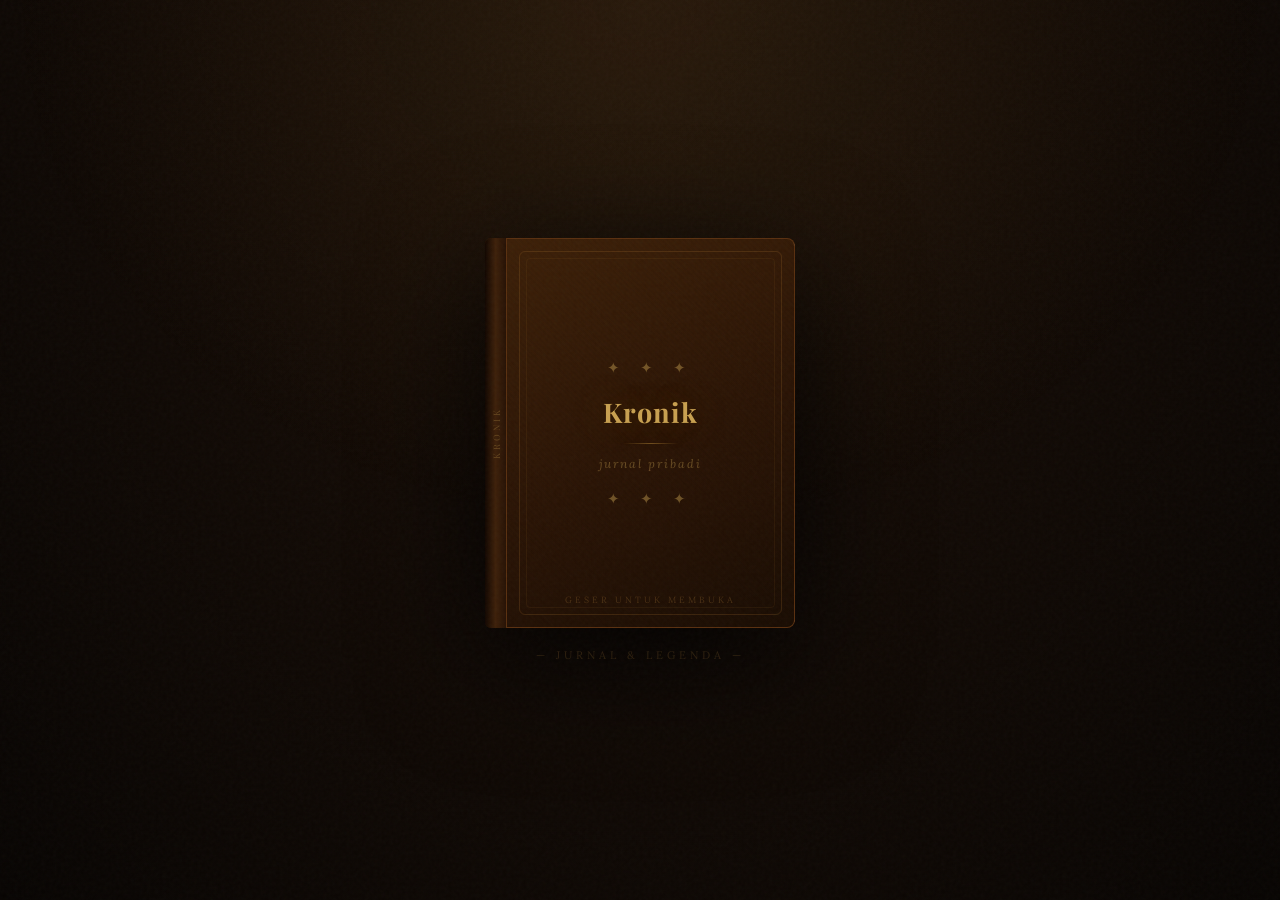
<file: kronik/index.html>
<!DOCTYPE html>
<html lang="id">
<head>
<meta charset="UTF-8">
<meta name="viewport" content="width=device-width, initial-scale=1.0, maximum-scale=1.0, user-scalable=no">
<meta name="theme-color" content="#0d0c0a">
<meta name="mobile-web-app-capable" content="yes">
<meta name="apple-mobile-web-app-capable" content="yes">
<meta name="apple-mobile-web-app-status-bar-style" content="black-translucent">
<meta name="apple-mobile-web-app-title" content="Kronik">
<title>Kronik — Jurnal & Legenda</title>
<link href="https://fonts.googleapis.com/css2?family=Cinzel:wght@400;600;700&family=Crimson+Pro:ital,wght@0,300;0,400;1,300&family=Playfair+Display:ital,wght@0,400;0,700;1,400&family=Lora:ital,wght@0,400;1,400&display=swap" rel="stylesheet">
<link rel="manifest" href="./manifest.json">
<style>
*, *::before, *::after { box-sizing: border-box; margin: 0; padding: 0; }

/* ── ROOT VARS ──────────────────────────────────────────────────────────── */
:root {
  /* RPG / dark gold vars */
  --gold: #c9a84c;
  --gold-light: #e8c97a;
  --gold-dim: #7a5f28;
  --rpg-bg: #0d0c0a;
  --rpg-parchment: #1a1710;
  --rpg-parchment2: #211f18;
  --rpg-text: #d4c89a;
  --rpg-text-dim: #7a7055;
  --red: #c94c4c;
  --blue: #4c7ec9;
  --green: #5aaa6a;
  --purple: #9c6ec9;
  --orange: #c97c4c;

  /* Journal / parchment vars */
  --ink: #3a2510;
  --ink-mid: rgba(80,50,20,0.55);
  --ink-light: rgba(80,50,20,0.35);
  --j-gold: #c8a050;
  --j-gold-dim: rgba(200,160,80,0.45);
  --rule: rgba(160,120,70,0.18);
  --margin-line: rgba(210,120,120,0.22);
  --paper-light: #f6edda;
  --paper-dark: #efe3c6;

  /* Active tab */
  --active-tab: journal;
}

/* ── BASE ──────────────────────────────────────────────────────────────── */
html, body {
  height: 100%; width: 100%;
  overflow: hidden;
  touch-action: none;
  -webkit-tap-highlight-color: transparent;
  user-select: none;
}

body {
  font-family: 'Lora', Georgia, serif;
  transition: background 0.6s ease, color 0.6s ease;
}

body.tab-journal {
  background: radial-gradient(ellipse at 50% 0%, #1c1008 0%, #080503 100%);
  color: var(--ink);
}

/* Grain overlay */
body::after {
  content: ''; position: fixed; inset: 0; pointer-events: none; z-index: 9999; opacity: 0.03;
  background-image: url("data:image/svg+xml,%3Csvg viewBox='0 0 256 256' xmlns='http://www.w3.org/2000/svg'%3E%3Cfilter id='n'%3E%3CfeTurbulence type='fractalNoise' baseFrequency='0.9' numOctaves='4' stitchTiles='stitch'/%3E%3C/filter%3E%3Crect width='100%25' height='100%25' filter='url(%23n)'/%3E%3C/svg%3E");
}


/* ── TAB PANELS ─────────────────────────────────────────────────────────── */
.tab-panel {
  position: fixed; inset: 0;
  overflow: hidden;
  transition: opacity 0.4s ease, transform 0.4s ease;
}

.tab-panel.hidden {
  opacity: 0;
  pointer-events: none;
  transform: translateY(8px);
}

/* ═══════════════════════════════════════════════════════════════════════
   JOURNAL PANEL
═══════════════════════════════════════════════════════════════════════ */
#panel-journal {
  display: flex; align-items: center; justify-content: center;
  overflow: hidden;
}

/* ── Ambient glow ── */
.ambient {
  position: fixed; top: 0; left: 50%; transform: translateX(-50%);
  width: 100%; height: 60%; pointer-events: none;
  background: radial-gradient(ellipse at 50% 0%, rgba(200,150,60,0.08) 0%, transparent 70%);
  transition: opacity 0.6s;
  z-index: 0;
}

/* inner screens within journal panel */
.j-screen {
  position: absolute; inset: 0;
  display: flex; align-items: center; justify-content: center;
  transition: opacity 0.45s ease;
}
.j-screen.hidden { opacity: 0; pointer-events: none; }

#cover-screen { flex-direction: column; gap: 20px; }

/* Book wrap */
.book-wrap {
  position: relative;
  width: min(310px, 86vw);
  height: min(390px, calc(100vh - 130px));
  filter: drop-shadow(0 30px 60px rgba(0,0,0,0.85));
  z-index: 2;
}

/* Spine */
.book-spine-fixed {
  position: absolute; left: 0; top: 0; bottom: 0; width: 22px; z-index: 10;
  background: linear-gradient(to right, #120701, #3d200a, #261205);
  border-radius: 6px 0 0 6px; border-right: 1px solid #5a3010;
  display: flex; align-items: center; justify-content: center;
  transition: opacity 0.15s ease;
}
.book-spine-fixed.anim-hidden { opacity: 0; }

/* Cover panel */
.book-cover-panel {
  position: absolute; left: 22px; top: 0;
  width: calc(100% - 22px); height: 100%;
  transform-style: preserve-3d;
  transform-origin: left center;
  transform: rotateY(0deg);
  transition: transform 1s cubic-bezier(0.645, 0.045, 0.355, 1.000);
  z-index: 5; perspective: 1400px;
}
.book-cover-panel.opening { transform: rotateY(-174deg); }

.book-cover-face {
  position: absolute; inset: 0;
  background: linear-gradient(155deg, #3d2008 0%, #2a1405 55%, #1a0d03 100%);
  border-radius: 0 8px 8px 0; border: 1px solid #5a3010; border-left: none;
  overflow: hidden;
  display: flex; flex-direction: column; align-items: center; justify-content: center; gap: 18px;
}
.book-cover-face::before {
  content: ''; position: absolute; inset: 0;
  background-image: repeating-linear-gradient(45deg, transparent, transparent 2px, rgba(0,0,0,0.04) 2px, rgba(0,0,0,0.04) 4px);
}

.book-cover-inner {
  position: absolute; inset: 0;
  background: linear-gradient(155deg, #2a1405 0%, #1a0d03 100%);
  border-radius: 0 8px 8px 0; border: 1px solid #5a3010; border-left: none;
  overflow: hidden; display: none; z-index: 2;
}
.book-cover-inner.show { display: block; }

.book-pages {
  position: absolute; right: 0; top: 3px; bottom: 3px; width: 12px; z-index: 4;
  border-radius: 0 6px 6px 0;
  background: linear-gradient(to right, #c8b48a, #ede0c4 25%, #f5ead4 55%, #e8d8b8 100%);
  box-shadow: inset -1px 0 3px rgba(0,0,0,0.08), inset 1px 0 4px rgba(0,0,0,0.12);
  overflow: hidden; transition: opacity 0.2s ease;
}
.book-pages::after {
  content: ''; position: absolute; inset: 0;
  background: repeating-linear-gradient(to bottom, transparent 0px, transparent 2.5px, rgba(180,150,100,0.12) 2.5px, rgba(180,150,100,0.12) 3px);
}

/* Spread */
.book-spread {
  position: absolute; left: 0; top: 0; right: 12px; bottom: 0;
  display: flex; z-index: 2; border-radius: 6px; overflow: hidden;
}

.spread-cover-strip {
  width: 22px;
  background: linear-gradient(160deg, #3a1e07 0%, #221003 100%);
  flex-shrink: 0; position: relative;
}
.spread-cover-strip::after {
  content: ''; position: absolute; right: 0; top: 0; bottom: 0; width: 10px;
  background: linear-gradient(to right, transparent, rgba(0,0,0,0.4));
}

.spread-paper {
  flex: 1;
  background: linear-gradient(to bottom right, var(--paper-light), var(--paper-dark));
  position: relative; overflow: hidden; display: flex; flex-direction: column;
  border-radius: 0 6px 6px 0;
}
.spread-paper::before {
  content: ''; position: absolute; inset: 0; pointer-events: none;
  background-image: repeating-linear-gradient(transparent, transparent 28px, var(--rule) 28px, var(--rule) 29px);
  background-position: 0 56px;
}
.spread-paper::after {
  content: ''; position: absolute; left: 36px; top: 0; bottom: 0; width: 1px;
  background: var(--margin-line);
}

.spread-binding-shadow {
  position: absolute; left: 0; top: 0; bottom: 0; width: 18px;
  background: linear-gradient(to right, rgba(0,0,0,0.18), transparent); z-index: 2;
}
.spread-content {
  position: relative; z-index: 3;
  padding: 16px 16px 0 46px;
  flex: 1; overflow: hidden; display: flex; flex-direction: column;
}

.spread-topbar {
  display: flex; align-items: flex-start; justify-content: space-between; flex-shrink: 0;
}
.btn-settings {
  background: none; border: none; cursor: pointer;
  font-size: 18px; color: var(--ink-light);
  padding: 0 0 0 8px; line-height: 1; transition: color 0.2s; flex-shrink: 0;
}
.btn-settings:hover, .btn-settings.active { color: var(--ink); }

.settings-panel {
  display: none; flex-shrink: 0;
  background: rgba(245,237,218,0.95);
  border: 1px solid rgba(160,120,70,0.2); border-radius: 6px;
  margin-bottom: 10px; overflow: hidden;
}
.settings-panel.open { display: block; }

.settings-item {
  display: flex; align-items: center; gap: 8px;
  width: 100%; background: none; border: none;
  padding: 9px 12px; cursor: pointer;
  font-family: 'Lora', serif; font-size: 11px; color: var(--ink); text-align: left;
  transition: background 0.15s;
}
.settings-item:hover { background: rgba(160,100,40,0.08); }
.settings-item-danger { color: rgba(160,50,30,0.7); }
.settings-item-danger:hover { background: rgba(160,50,30,0.08); }
.settings-icon { font-size: 13px; width: 16px; text-align: center; flex-shrink: 0; }
.settings-divider { height: 1px; background: rgba(160,120,70,0.15); margin: 2px 0; }

/* Select mode */
.toc-item.selectable { cursor: pointer; }
.toc-checkbox {
  width: 14px; height: 14px; border-radius: 3px;
  border: 1px solid rgba(160,120,70,0.4);
  background: transparent; flex-shrink: 0;
  display: none; align-items: center; justify-content: center;
  font-size: 10px; color: #7a5030; margin-right: 4px;
}
.select-mode .toc-checkbox { display: flex; }
.toc-item.selected .toc-checkbox { background: rgba(140,80,30,0.15); border-color: rgba(140,80,30,0.5); }
.toc-item.selected .toc-checkbox::after { content: '✓'; }

.spread-header { font-family: 'Playfair Display', serif; font-size: 13px; font-weight: 700; color: var(--ink); letter-spacing: 1px; margin-bottom: 4px; }
.spread-header-sub { font-size: 9px; letter-spacing: 3px; text-transform: uppercase; color: var(--ink-light); }
.spread-divider { width: 100%; height: 1px; background: linear-gradient(to right, rgba(150,100,50,0.3), transparent); margin: 10px 0; flex-shrink: 0; }

.toc-list { list-style: none; flex: 1; min-height: 0; overflow-y: auto; overflow-x: hidden; -webkit-overflow-scrolling: touch; scrollbar-width: none; }
.toc-list::-webkit-scrollbar { display: none; }
.toc-item { display: flex; align-items: baseline; padding: 6px 0; border-bottom: 1px dotted rgba(160,120,70,0.2); cursor: pointer; transition: background 0.15s; }
.toc-item:hover { background: rgba(160,100,40,0.06); }
.toc-item:last-child { border-bottom: none; }
.toc-num { font-size: 9px; color: var(--ink-light); min-width: 20px; font-style: italic; flex-shrink: 0; }
.toc-preview { font-family: 'Playfair Display', serif; font-size: 12px; color: var(--ink); max-width: 150px; overflow: hidden; text-overflow: ellipsis; white-space: nowrap; flex-shrink: 1; }
.toc-dots { flex: 1; border-bottom: 1px dotted rgba(160,120,70,0.3); margin: 0 5px; position: relative; top: -3px; }
.toc-date { font-size: 9px; font-style: italic; color: var(--ink-light); flex-shrink: 0; white-space: nowrap; }
.toc-empty { font-size: 11px; font-style: italic; color: var(--ink-light); text-align: center; padding: 20px 0; line-height: 1.8; }

.toc-item.pinned { background: rgba(200,150,60,0.07); }
.toc-item.pinned:hover { background: rgba(200,150,60,0.12); }
.toc-pin { font-size: 10px; flex-shrink: 0; margin-left: 3px; line-height: 1; }

.spread-open-btn {
  margin: 0 12px 14px 40px; position: relative; z-index: 3;
  background: rgba(140,80,30,0.1); border: 1px solid rgba(160,100,40,0.25);
  border-radius: 4px; padding: 8px 12px;
  font-family: 'Lora', serif; font-size: 11px; font-style: italic;
  color: #7a5030; cursor: pointer; transition: all 0.2s; text-align: center;
}
.spread-open-btn:hover { background: rgba(140,80,30,0.2); }

.spread-back-btn {
  font-size: 10px; letter-spacing: 3px; text-transform: uppercase;
  color: rgba(180,130,60,0.22); font-family: 'Lora', serif;
  background: none; border: none; cursor: pointer; transition: color 0.2s;
  z-index: 2;
}
.spread-back-btn:hover { color: rgba(180,130,60,0.55); }

.cover-tagline { font-size: 11px; color: rgba(180,130,60,0.2); letter-spacing: 4px; text-transform: uppercase; font-family: 'Lora', serif; z-index: 2; }
@keyframes pulse { 0%,100%{opacity:0.28} 50%{opacity:0.65} }

.emboss-outer { position: absolute; inset: 12px; border: 1px solid rgba(180,120,50,0.2); border-radius: 6px; }
.emboss-inner { position: absolute; inset: 19px; border: 1px solid rgba(180,120,50,0.09); border-radius: 4px; }
.cover-ornament { font-size: 15px; color: var(--j-gold-dim); letter-spacing: 8px; position: relative; z-index: 1; }
.cover-title-wrap { text-align: center; padding: 0 28px; position: relative; z-index: 1; }
.cover-title { font-family: 'Playfair Display', serif; font-size: 27px; font-weight: 700; color: var(--j-gold); letter-spacing: 1px; line-height: 1.3; text-shadow: 0 0 40px rgba(200,160,60,0.25); }
.cover-divider { width: 56px; height: 1px; background: linear-gradient(to right, transparent, rgba(200,150,60,0.45), transparent); margin: 12px auto; }
.cover-subtitle { font-family: 'Lora', serif; font-size: 12px; font-style: italic; color: rgba(200,160,80,0.4); letter-spacing: 2px; }
.cover-hint { position: absolute; bottom: 22px; font-size: 9px; letter-spacing: 3px; text-transform: uppercase; color: rgba(180,130,60,0.28); font-family: 'Lora', serif; animation: pulse 2.5s ease-in-out infinite; z-index: 1; }
.spine-text { writing-mode: vertical-rl; transform: rotate(180deg); font-family: 'Playfair Display', serif; font-size: 9px; letter-spacing: 3px; color: rgba(200,160,80,0.3); text-transform: uppercase; }

/* Fullscreen journal */
#journal-screen { align-items: stretch; justify-content: stretch; overflow: hidden; }

.page-viewport { position: relative; width: 100%; height: 100%; overflow: hidden; }
.journal-page {
  position: absolute; inset: 0;
  background: linear-gradient(to bottom right, var(--paper-light), var(--paper-dark));
  overflow-y: auto; overflow-x: hidden;
  box-shadow: inset 4px 0 16px rgba(0,0,0,0.07);
  will-change: transform;
}
.journal-page::before {
  content: ''; position: absolute; inset: 0; pointer-events: none;
  background-image: repeating-linear-gradient(transparent, transparent 31px, var(--rule) 31px, var(--rule) 32px);
  background-position: 0 100px; z-index: 0;
}

.page-margin { position: fixed; left: 52px; top: 0; bottom: 60px; width: 1px; background: var(--margin-line); pointer-events: none; z-index: 1; }
.page-binding { position: fixed; left: 0; top: 0; bottom: 60px; width: 22px; background: linear-gradient(to right, rgba(0,0,0,0.16), transparent); pointer-events: none; z-index: 2; }

.page-inner { position: relative; z-index: 3; padding: 0 24px 100px 62px; min-height: 100%; }

.page-topbar { display: flex; align-items: center; justify-content: space-between; height: 36px; gap: 8px; padding-top: 16px; }
.topbar-left { display: flex; align-items: center; gap: 12px; }
.topbar-right { display: flex; align-items: center; gap: 10px; }

.btn-back-spread {
  background: transparent; border: none; cursor: pointer;
  font-family: 'Lora', serif; font-size: 11px; letter-spacing: 2px;
  text-transform: uppercase; color: var(--ink-light); padding: 4px 0; transition: color 0.2s; white-space: nowrap;
}
.btn-back-spread:hover { color: var(--ink); }

.btn-delete-inline {
  background: transparent; border: none; cursor: pointer;
  font-family: 'Lora', serif; font-size: 10px; letter-spacing: 1px;
  text-transform: uppercase; color: rgba(160,70,50,0.3); padding: 4px 0;
  transition: color 0.2s; white-space: nowrap;
}
.btn-delete-inline:hover { color: rgba(160,50,30,0.7); }

.page-indicator { font-size: 10px; letter-spacing: 2px; color: var(--ink-light); white-space: nowrap; }

.btn-new-inline {
  background: rgba(140,80,30,0.08); border: 1px solid rgba(160,100,40,0.2);
  border-radius: 50%; width: 24px; height: 24px;
  color: #8b5a2b; font-size: 16px; line-height: 1;
  display: flex; align-items: center; justify-content: center;
  cursor: pointer; transition: all 0.2s; flex-shrink: 0;
}
.btn-new-inline:hover { background: rgba(140,80,30,0.2); }

textarea {
  width: 100%; min-height: 65vh; background: transparent; border: none; outline: none; resize: none;
  font-family: 'Lora', serif; font-size: 15px; line-height: 32px;
  color: var(--ink); letter-spacing: 0.3px; caret-color: #8b3a1a;
  user-select: text; display: block; padding: 0; margin: 0;
}
textarea::placeholder { color: rgba(100,70,40,0.28); font-style: italic; }

.page-header-fields { display: flex; flex-direction: column; border-bottom: 1px solid rgba(150,100,50,0.18); margin-bottom: 0; }
.entry-date-input {
  background: transparent; border: none; outline: none;
  font-family: 'Playfair Display', serif; font-size: 11px; font-style: italic;
  color: rgba(92,61,30,0.55); letter-spacing: 1px;
  width: 100%; padding: 0; height: 26px; line-height: 26px; margin-top: -2px;
  user-select: text;
}
.entry-title-input {
  background: transparent; border: none; outline: none;
  font-family: 'Playfair Display', serif; font-size: 19px; font-weight: 700;
  color: var(--ink); width: 100%; padding: 0; height: 34px; line-height: 34px;
  user-select: text;
}
.entry-title-input::placeholder { color: rgba(100,70,40,0.22); font-weight: 400; font-style: italic; }

.save-dot { position: fixed; top: 20px; right: 50px; z-index: 10; width: 5px; height: 5px; border-radius: 50%; background: rgba(140,100,40,0.4); opacity: 0; transition: opacity 0.3s; }
.save-dot.show { opacity: 1; }

.page-num-fixed { position: fixed; bottom: 76px; left: 50%; transform: translateX(-50%); font-size: 11px; font-style: italic; color: rgba(120,80,40,0.28); z-index: 10; pointer-events: none; }
.swipe-hint { position: fixed; bottom: 76px; left: 50%; transform: translateX(-50%); font-size: 9px; letter-spacing: 3px; text-transform: uppercase; color: rgba(120,80,40,0.18); pointer-events: none; z-index: 10; transition: opacity 0.5s; }

.corner-fold { position: fixed; bottom: 60px; right: 0; width: 36px; height: 36px; cursor: pointer; z-index: 20; transition: width 0.3s cubic-bezier(0.34,1.56,0.64,1), height 0.3s cubic-bezier(0.34,1.56,0.64,1); }
.corner-fold::before { content: ''; position: absolute; bottom: 0; right: 0; border-style: solid; border-width: 0 0 36px 36px; border-color: transparent transparent #b8955a transparent; transition: border-width 0.3s cubic-bezier(0.34,1.56,0.64,1); filter: drop-shadow(-2px -2px 4px rgba(0,0,0,0.12)); }
.corner-fold:hover { width: 52px; height: 52px; }
.corner-fold:hover::before { border-width: 0 0 52px 52px; border-color: transparent transparent #a07840 transparent; }

@keyframes slideInRight  { from { transform: translateX(100%); } to { transform: translateX(0); } }
@keyframes slideOutLeft  { from { transform: translateX(0); } to { transform: translateX(-100%); } }
@keyframes slideInLeft   { from { transform: translateX(-100%); } to { transform: translateX(0); } }
@keyframes slideOutRight { from { transform: translateX(0); } to { transform: translateX(100%); } }
.flip-out-forward  { animation: slideOutLeft  0.35s cubic-bezier(0.4,0,0.2,1) forwards; }
.flip-in-forward   { animation: slideInRight  0.35s cubic-bezier(0.4,0,0.2,1) forwards; }
.flip-out-backward { animation: slideOutRight 0.35s cubic-bezier(0.4,0,0.2,1) forwards; }
.flip-in-backward  { animation: slideInLeft   0.35s cubic-bezier(0.4,0,0.2,1) forwards; }
@keyframes fadeInPage { from{opacity:0;transform:scale(0.94) translateY(14px)} to{opacity:1;transform:scale(1) translateY(0)} }
@keyframes fadeOutPage { from{opacity:1} to{opacity:0} }
.fade-in { animation: fadeInPage 0.5s ease forwards; }
.fade-out { animation: fadeOutPage 0.4s ease forwards; }


/* ── Quest Log (habits_log di journal page) ── */
.quest-log {
  margin-top: 20px;
  border-top: 1px solid rgba(150,100,50,0.15);
  padding-top: 14px;
}
.quest-log-title {
  font-family: 'Cinzel', serif;
  font-size: 9px;
  letter-spacing: 3px;
  text-transform: uppercase;
  color: rgba(150,100,50,0.5);
  margin-bottom: 10px;
  display: flex;
  align-items: center;
  gap: 8px;
}
.quest-log-title::after {
  content: '';
  flex: 1;
  height: 1px;
  background: rgba(150,100,50,0.12);
}
.quest-item {
  display: flex;
  align-items: flex-start;
  gap: 8px;
  padding: 5px 0;
  border-bottom: 1px solid rgba(150,100,50,0.07);
}
.quest-item:last-child { border-bottom: none; }
.quest-check { font-size: 11px; color: rgba(150,100,50,0.5); margin-top: 1px; flex-shrink: 0; }
.quest-info { flex: 1; }
.quest-name { font-family: 'Lora', serif; font-size: 12px; color: rgba(100,70,40,0.75); line-height: 1.4; }
.quest-cat { font-size: 10px; color: rgba(100,70,40,0.4); font-style: italic; }
.quest-time { font-size: 10px; color: rgba(100,70,40,0.35); white-space: nowrap; margin-top: 1px; }
.quest-log-empty { font-size: 11px; color: rgba(100,70,40,0.3); font-style: italic; padding: 4px 0; }

@keyframes spin { to { transform: rotate(360deg); } }

/* Settings divider */
.settings-divider { height: 1px; background: rgba(160,120,70,0.15); margin: 2px 0; }
/* ══════════════════════════════════════════════════════════════════
   MOOD SYSTEM
══════════════════════════════════════════════════════════════════ */

/* TOC mood indicator — subtle left border */
.toc-item[data-mood="Fokus"]       { border-left: 3px solid #1a3a5c; padding-left: 5px; }
.toc-item[data-mood="Lelah"]       { border-left: 3px solid #3a3a3a; padding-left: 5px; }
.toc-item[data-mood="Terinspirasi"]{ border-left: 3px solid #3a2254; padding-left: 5px; }
.toc-item[data-mood="Berat"]       { border-left: 3px solid #1a1a1a; padding-left: 5px; }
.toc-item[data-mood="Stabil"]      { border-left: 3px solid #1a3a22; padding-left: 5px; }
.toc-item[data-mood="Semangat"]    { border-left: 3px solid #3a3010; padding-left: 5px; }
.toc-item[data-mood="Kabur"]       { border-left: 3px solid #1e2a38; padding-left: 5px; }

/* Mood badge in TOC */
.toc-mood {
  width: 16px; height: 16px; flex-shrink: 0;
  display: flex; align-items: center; justify-content: center;
  opacity: 0.45; margin-left: 4px;
}
.toc-mood svg { width: 12px; height: 12px; }

/* Mood button in page topbar */
.btn-mood {
  background: rgba(140,80,30,0.08); border: 1px solid rgba(160,100,40,0.2);
  border-radius: 4px; padding: 3px 7px; height: 24px;
  display: flex; align-items: center; gap: 5px;
  cursor: pointer; transition: all 0.2s; flex-shrink: 0;
  font-family: 'Lora', serif; font-size: 10px; color: rgba(100,70,40,0.6);
  letter-spacing: 0.5px;
}
.btn-mood:hover { background: rgba(140,80,30,0.18); color: rgba(100,70,40,0.9); }
.btn-mood svg { width: 14px; height: 14px; opacity: 0.6; flex-shrink: 0; }
.btn-mood.has-mood { color: rgba(80,50,25,0.85); border-color: rgba(160,100,40,0.4); }
.btn-mood.has-mood svg { opacity: 0.85; }

/* Mood picker overlay */
.mood-overlay {
  position: fixed; inset: 0; z-index: 500;
  background: rgba(10,8,4,0.55);
  display: flex; align-items: flex-end; justify-content: center;
  opacity: 0; pointer-events: none;
  transition: opacity 0.22s ease;
}
.mood-overlay.open { opacity: 1; pointer-events: all; }

.mood-sheet {
  width: 100%; max-width: 480px;
  background: linear-gradient(160deg, #2a1c0a, #1e1408);
  border-top: 1px solid rgba(200,160,80,0.2);
  border-left: 1px solid rgba(200,160,80,0.08);
  border-right: 1px solid rgba(200,160,80,0.08);
  border-radius: 14px 14px 0 0;
  padding: 18px 20px 32px;
  transform: translateY(20px);
  transition: transform 0.28s cubic-bezier(0.34,1.56,0.64,1);
}
.mood-overlay.open .mood-sheet { transform: translateY(0); }

.mood-sheet-title {
  font-family: 'Cinzel', serif; font-size: 9px; letter-spacing: 4px;
  color: rgba(200,160,80,0.5); text-transform: uppercase;
  text-align: center; margin-bottom: 16px;
}

.mood-grid {
  display: grid; grid-template-columns: repeat(4, 1fr); gap: 8px;
  margin-bottom: 14px;
}
.mood-option {
  display: flex; flex-direction: column; align-items: center; gap: 6px;
  padding: 10px 4px; background: rgba(255,255,255,0.03);
  border: 1px solid rgba(200,160,80,0.1); border-radius: 8px;
  cursor: pointer; transition: all 0.2s;
}
.mood-option:hover { background: rgba(200,160,80,0.08); border-color: rgba(200,160,80,0.25); }
.mood-option.active { background: rgba(200,160,80,0.12); border-color: rgba(200,160,80,0.4); }
.mood-option svg { width: 24px; height: 24px; opacity: 0.7; }
.mood-option.active svg { opacity: 1; }
.mood-label {
  font-family: 'Lora', serif; font-size: 9px; color: rgba(200,160,80,0.55);
  letter-spacing: 0.5px; text-align: center; line-height: 1.2;
}
.mood-option.active .mood-label { color: rgba(200,160,80,0.9); }

/* AI detect section */
.mood-ai-row {
  display: flex; gap: 8px; align-items: center; margin-bottom: 10px;
  border-top: 1px solid rgba(200,160,80,0.1); padding-top: 14px;
}
.btn-ai-detect {
  flex: 1; background: rgba(200,160,80,0.08); border: 1px solid rgba(200,160,80,0.2);
  border-radius: 6px; padding: 9px 12px; cursor: pointer; transition: all 0.2s;
  font-family: 'Cinzel', serif; font-size: 9px; letter-spacing: 2px;
  color: rgba(200,160,80,0.6); text-transform: uppercase;
  display: flex; align-items: center; justify-content: center; gap: 7px;
}
.btn-ai-detect:hover:not(:disabled) { background: rgba(200,160,80,0.15); color: rgba(200,160,80,0.9); }
.btn-ai-detect:disabled { opacity: 0.4; cursor: not-allowed; }
.btn-ai-detect .ai-spinner {
  width: 12px; height: 12px; border: 1.5px solid rgba(200,160,80,0.3);
  border-top-color: rgba(200,160,80,0.8); border-radius: 50%;
  animation: spin 0.8s linear infinite; display: none;
}
.btn-ai-detect.loading .ai-spinner { display: block; }
.btn-ai-detect.loading .ai-label { display: none; }

.mood-ai-result {
  font-size: 10px; font-style: italic; color: rgba(200,160,80,0.5);
  text-align: center; min-height: 16px;
}

.btn-mood-clear {
  background: none; border: none; cursor: pointer;
  font-size: 10px; letter-spacing: 1px; color: rgba(160,80,60,0.4);
  font-family: 'Lora', serif; padding: 0; transition: color 0.2s;
}
.btn-mood-clear:hover { color: rgba(160,80,60,0.8); }

</style>
</head>

<body class="tab-journal">

<!-- ── AMBIENT (journal) ── -->
<div class="ambient" id="ambient"></div>

<!-- ═══════════════════════════════════════════════════════════
     JOURNAL PANEL
═══════════════════════════════════════════════════════════ -->
<div class="tab-panel" id="panel-journal">

  <!-- Phase 1 & 2: Cover + Spread -->
  <div class="j-screen" id="cover-screen">
    <div class="book-wrap" id="book-wrap">
      <div class="book-spine-fixed"><span class="spine-text">Kronik</span></div>
      <div class="book-spread" id="book-spread">
        <div class="spread-cover-strip"></div>
        <div class="spread-paper">
          <div class="spread-binding-shadow"></div>
          <div class="spread-content">
            <div class="spread-topbar">
              <div>
                <div class="spread-header">Daftar Isi</div>
                <div class="spread-header-sub">Catatan Harian</div>
              </div>
              <button class="btn-settings" onclick="toggleSettings()" id="btn-settings">⋯</button>
            </div>
            <div class="spread-divider"></div>
            <div class="settings-panel" id="settings-panel">
              <button class="settings-item" onclick="toggleSelectMode()" id="btn-select">
                <span class="settings-icon">☑</span> Pilih Lembaran
              </button>
              <button class="settings-item settings-item-danger" id="btn-delete-selected" style="display:none" onclick="deleteSelected()">
                <span class="settings-icon">✕</span> Hapus Dipilih (<span id="selected-count">0</span>)
              </button>
              <div class="settings-divider"></div>
              <button class="settings-item" id="btn-export" onclick="exportData()">
                <span class="settings-icon">↑</span> Export Data
              </button>
              <label class="settings-item" id="btn-import" style="cursor:pointer">
                <span class="settings-icon">↓</span> Import Data
                <input type="file" accept=".json" style="display:none" onchange="importData(event)" />
              </label>
            </div>
            <ul class="toc-list" id="toc-list"></ul>
          </div>
          <button class="spread-open-btn" onclick="jGoFullscreen(null)">✦ &nbsp;+ Lembaran Baru</button>
        </div>
      </div>
      <div class="book-cover-panel" id="book-cover-panel">
        <div class="book-cover-face">
          <div class="emboss-outer"></div>
          <div class="emboss-inner"></div>
          <div class="cover-ornament">✦ ✦ ✦</div>
          <div class="cover-title-wrap">
            <div class="cover-title">Kronik</div>
            <div class="cover-divider"></div>
            <div class="cover-subtitle">jurnal pribadi</div>
          </div>
          <div class="cover-ornament">✦ ✦ ✦</div>
          <div class="cover-hint" id="cover-hint">geser untuk membuka</div>
        </div>
        <div class="book-cover-inner"></div>
      </div>
      <div class="book-pages" id="book-pages"></div>
    </div>
    <div class="cover-tagline" id="cover-tagline">— Jurnal & Legenda —</div>
    <button class="spread-back-btn" id="spread-back-btn" style="display:none" onclick="goToCover()">← kembali ke cover</button>
  </div>

  <!-- Phase 3: Fullscreen writing -->
  <div class="j-screen hidden" id="journal-screen">
    <div class="page-viewport" id="page-viewport"></div>
    <div class="page-margin"></div>
    <div class="page-binding"></div>
    <div class="save-dot" id="save-dot"></div>
    <div class="page-num-fixed" id="page-num-fixed"></div>
    <div class="swipe-hint" id="swipe-hint">← geser halaman →</div>
  </div>

</div><!-- /panel-journal -->


<!-- ── MOOD PICKER OVERLAY ── -->
<div class="mood-overlay" id="mood-overlay" onclick="moodOverlayClick(event)">
  <div class="mood-sheet" id="mood-sheet">
    <div class="mood-sheet-title">Pilih Suasana Hati</div>
    <div class="mood-grid" id="mood-grid">
      <!-- Options injected by JS -->
    </div>
    <div class="mood-ai-row">
      <button class="btn-ai-detect" id="btn-ai-detect" onclick="detectMoodAI()">
        <div class="ai-spinner"></div>
        <span class="ai-label">✦ Deteksi Mood</span>
      </button>
      <button class="btn-mood-clear" onclick="clearMood()">hapus</button>
    </div>
    <div class="mood-ai-result" id="mood-ai-result"></div>
  </div>
</div>


<script src="/shared/ecosystem-db.js"></script>
<script>
/* ════════════════════════════════════════════════════════════════════
   INDEXEDDB — single DB, two object stores:
     • "entries"  — journal entries  { id, date, title, content, order,
                                       mood, habits_log, source, generatedAt }
     • "kv"       — key-value store  (used for RPG profile cache, etc.)
════════════════════════════════════════════════════════════════════ */
async function dbOpen() {
  return EcosystemDB.open();
}

function dbGetAllEntries() {
  return EcosystemDB.journal.getAll();
}
function dbPutEntry(entry) {
  return EcosystemDB.journal.put(entry);
}
function dbDeleteEntry(id) {
  return EcosystemDB.journal.delete(id);
}
function dbPutAllEntries(arr, clearFirst = true) {
  return EcosystemDB.journal.putAll(arr, clearFirst);
}

/* ════════════════════════════════════════════════════════════════════
   JOURNAL LOGIC
════════════════════════════════════════════════════════════════════ */
const PAGE_CHARS = 900;

const todayStr = () => { const d = new Date(); return `${d.getFullYear()}-${String(d.getMonth()+1).padStart(2,'0')}-${String(d.getDate()).padStart(2,'0')}`; };
const fmtLong  = d => { try { return new Date(d+'T00:00:00').toLocaleDateString('id-ID',{weekday:'long',day:'numeric',month:'long',year:'numeric'}); } catch(e){ return d; } };
const fmtShort = d => { try { return new Date(d+'T00:00:00').toLocaleDateString('id-ID',{day:'numeric',month:'short',year:'numeric'}); } catch(e){ return d; } };
const genId    = () => Date.now().toString(36) + Math.random().toString(36).slice(2,6);

// In-memory mirror of IndexedDB entries (always sorted newest-first)
let entries = [];

/* ── Shared data rules ──
   Semua app harus baca data lewat helper ini, bukan langsung dari raw store.
*/
function isArchivedRecord(record) {
  return record?.isArchived === true
    || record?.archived === true
    || record?.status === 'archived'
    || Boolean(record?.archivedAt);
}

function toIsoString(value, fallback = undefined) {
  if (typeof value === 'string' && value.trim()) return value;
  if (value instanceof Date && !Number.isNaN(value.getTime())) return value.toISOString();
  if (fallback !== undefined) return fallback;
  return new Date().toISOString();
}

function normalizeHabitLogItem(item) {
  const completedAt = toIsoString(item?.completedAt || item?.doneAt || item?.timestamp);
  return {
    habitName: item?.habitName || item?.name || 'Habit',
    category: item?.category || '',
    completedAt,
  };
}

function normalizeJournalEntry(entry, fallbackOrder = 0) {
  const date = entry?.date || todayStr();
  const createdAt = toIsoString(
    entry?.createdAt || entry?.generatedAt,
    `${date}T00:00:00.000Z`
  );
  const updatedAt = toIsoString(entry?.updatedAt || entry?.modifiedAt || createdAt, createdAt);
  const completedAt = entry?.completedAt ? toIsoString(entry.completedAt, null) : (entry?.generatedAt ? toIsoString(entry.generatedAt, null) : null);
  return {
    id: entry?.id || genId(),
    date,
    title: entry?.title || '',
    content: entry?.content || '',
    order: Number.isFinite(entry?.order) ? entry.order : fallbackOrder,
    mood: entry?.mood ?? null,
    habits_log: Array.isArray(entry?.habits_log) ? entry.habits_log.map(normalizeHabitLogItem) : [],
    source: entry?.source || 'manual',
    generatedAt: entry?.generatedAt || null,
    createdAt,
    updatedAt,
    completedAt,
    archivedAt: entry?.archivedAt || null,
    isArchived: isArchivedRecord(entry),
    pinned: entry?.pinned === true,
  };
}

function normalizeJournalEntries(list) {
  return (Array.isArray(list) ? list : [])
    .map((entry, idx) => normalizeJournalEntry(entry, idx))
    .sort((a, b) => {
      if (a.pinned !== b.pinned) return a.pinned ? -1 : 1;
      return (b.date || '').localeCompare(a.date || '');
    });
}

function getVisibleEntries(list = entries) {
  return normalizeJournalEntries(list).filter(entry => !isArchivedRecord(entry));
}

function getEntryByDate(dateStr, list = entries) {
  return getVisibleEntries(list).find(entry => entry.date === dateStr) || null;
}

function getTodayJournal(list = entries) {
  return getEntryByDate(todayStr(), list);
}

/* ── Persist helpers ── */
let jSaveAllTimer = null;

// Save a single entry to IDB (debounced for typing)
let jWriteTimer = null;
function jSaveAll() {
  // Re-assign order based on current array position, then persist all
  clearTimeout(jSaveAllTimer);
  jSaveAllTimer = setTimeout(async () => {
    entries.forEach((e, i) => { e.order = i; e.updatedAt = new Date().toISOString(); });
    for (const e of entries) await dbPutEntry(e);
  }, 300);
}

function jSaveAllNow() {
  clearTimeout(jSaveAllTimer);
  entries.forEach((e, i) => { e.order = i; e.updatedAt = new Date().toISOString(); });
  // Fire-and-forget (sync-style callers expect void)
  (async () => { for (const e of entries) await dbPutEntry(e); })();
}

function jSaveEntry(id, fields) {
  const idx = entries.findIndex(e => e.id === id);
  if (idx >= 0) {
    Object.assign(entries[idx], fields, { updatedAt: new Date().toISOString() });
    dbPutEntry(entries[idx]); // persist single entry immediately
  }
}

function jAddEntry() {
  const now = new Date().toISOString();
  const today = todayStr();
  const e = normalizeJournalEntry({
    id: genId(),
    date: today,
    title: '',
    content: '',
    order: 0,
    mood: null,
    habits_log: [],
    source: 'manual',
    generatedAt: null,
    createdAt: now,
    updatedAt: now,
    completedAt: null,
    archivedAt: null,
    isArchived: false,
  });
  entries.unshift(e);
  // Re-sort newest-first and re-assign order
  entries.sort((a, b) => (b.date || '').localeCompare(a.date || ''));
  entries.forEach((x, i) => { x.order = i; });
  dbPutEntry(e);
  return e;
}
function jAllEntries() { return getVisibleEntries(entries); }
function jPagesOf(text) {
  if (!text) return [''];
  const chunks = [];
  for (let i = 0; i < text.length; i += PAGE_CHARS) chunks.push(text.slice(i, i+PAGE_CHARS));
  return chunks.length ? chunks : [''];
}

let jCurrentId   = null;
let jCurrentPage = 0;
let jIsFlipping  = false;
let jSaveTimer   = null;
let jPageEl      = null;
let jBookIsOpen  = false;

/* Book swipe (cover/spread) */
let swipeStartX = 0, swipeStartY = 0, swipeLocked = false;

(function setupBookSwipe() {
  const screen = document.getElementById('cover-screen');
  screen.addEventListener('touchstart', e => { swipeStartX = e.touches[0].clientX; swipeStartY = e.touches[0].clientY; swipeLocked = false; }, { passive: true });
  screen.addEventListener('touchend', e => {
    if (swipeLocked) return;
    const dx = e.changedTouches[0].clientX - swipeStartX;
    const dy = e.changedTouches[0].clientY - swipeStartY;
    if (Math.abs(dx) < 50 || Math.abs(dy) > Math.abs(dx) * 0.8) return;
    swipeLocked = true;
    if (!jBookIsOpen && dx < 0) openBook();
    else if (jBookIsOpen && dx < 0) jGoFullscreen(null);
    else if (jBookIsOpen && dx > 0) goToCover();
  }, { passive: true });
  let mStartX = 0, mDrag = false;
  screen.addEventListener('mousedown', e => { mStartX = e.clientX; mDrag = true; });
  screen.addEventListener('mouseup', e => {
    if (!mDrag) return; mDrag = false;
    const dx = e.clientX - mStartX;
    if (!jBookIsOpen && dx < -50) openBook();
    else if (jBookIsOpen && dx < -50) jGoFullscreen(null);
    else if (jBookIsOpen && dx > 50) goToCover();
  });
})();

function openBook() {
  if (jBookIsOpen) return;
  jBookIsOpen = true;
  const coverPanel = document.getElementById('book-cover-panel');
  const coverFace  = coverPanel.querySelector('.book-cover-face');
  const coverInner = coverPanel.querySelector('.book-cover-inner');
  const bookPages  = document.getElementById('book-pages');
  const spine      = document.querySelector('.book-spine-fixed');
  document.getElementById('cover-hint').style.display = 'none';
  spine.classList.add('anim-hidden');
  bookPages.style.transition = 'opacity 0.15s ease';
  bookPages.style.opacity = '0';
  coverInner.classList.remove('show');
  coverFace.style.display = '';
  coverPanel.classList.add('opening');
  setTimeout(() => { coverFace.style.display = 'none'; }, 480);
  setTimeout(() => {
    spine.classList.remove('anim-hidden');
    jRenderSpread();
    document.getElementById('cover-tagline').style.display = 'none';
    document.getElementById('spread-back-btn').style.display = '';
  }, 1000);
}

function goToCover() {
  if (!jBookIsOpen) return;
  jBookIsOpen = false;
  const coverPanel = document.getElementById('book-cover-panel');
  const coverFace  = coverPanel.querySelector('.book-cover-face');
  const coverInner = coverPanel.querySelector('.book-cover-inner');
  const bookPages  = document.getElementById('book-pages');
  const spine      = document.querySelector('.book-spine-fixed');
  spine.classList.add('anim-hidden');
  document.getElementById('cover-tagline').style.display = '';
  document.getElementById('spread-back-btn').style.display = 'none';
  document.getElementById('cover-hint').style.display = '';
  coverFace.style.display = 'none';
  coverInner.classList.add('show');
  coverPanel.classList.remove('opening');
  setTimeout(() => { coverInner.classList.remove('show'); coverFace.style.display = ''; }, 480);
  setTimeout(() => {
    spine.classList.remove('anim-hidden');
    bookPages.style.transition = 'opacity 0.3s ease';
    bookPages.style.opacity = '';
    setTimeout(() => { bookPages.style.transition = ''; }, 300);
  }, 1000);
}

function jRenderSpread() {
  const list = document.getElementById('toc-list');
  list.innerHTML = '';
  const all = jAllEntries();
  if (all.length === 0) {
    list.innerHTML = '<li class="toc-empty">Belum ada lembaran.<br>Buka editor dan tap ✦ untuk mulai ✦</li>';
    return;
  }
  all.forEach((entry, i) => {
    const label   = entry.title || '(tanpa judul)';
    const dateStr = entry.date ? fmtShort(entry.date) : '—';
    const moodStatus = entry.mood?.status || null;
    const moodM = moodStatus ? MOOD_LIST.find(m => m.status === moodStatus) : null;
    const li = document.createElement('li');
    li.className = 'toc-item' + (selectedIds.has(entry.id) ? ' selected' : '') + (entry.pinned ? ' pinned' : '');
    if (moodStatus) li.dataset.mood = moodStatus;
    li.dataset.id = entry.id;
    const moodBadge = moodM ? '<span class="toc-mood" title="' + moodStatus + '">' + moodM.svg + '</span>' : '';
    const pinBadge = entry.pinned ? '<span class="toc-pin" title="Disematkan">📌</span>' : '';
    li.innerHTML = `
      <div class="toc-checkbox"></div>
      <span class="toc-num">${i+1}</span>
      <span class="toc-preview">${label}</span>
      <span class="toc-dots"></span>
      <span class="toc-date">${dateStr}</span>` + pinBadge + moodBadge;
    li.onclick = () => { if (selectMode) toggleSelectItem(entry.id); else jGoFullscreen(entry.id); };

    // Long-press untuk toggle pin (nonaktif saat select mode)
    let lpTimer = null;
    let lpTriggered = false;
    const lpStart = () => {
      if (selectMode) return;
      lpTriggered = false;
      lpTimer = setTimeout(() => {
        lpTriggered = true;
        if (navigator.vibrate) navigator.vibrate(15);
        togglePinEntry(entry.id);
      }, 500);
    };
    const lpCancel = () => { if (lpTimer) { clearTimeout(lpTimer); lpTimer = null; } };
    li.addEventListener('pointerdown', lpStart);
    li.addEventListener('pointerup', lpCancel);
    li.addEventListener('pointermove', lpCancel);
    li.addEventListener('pointerleave', lpCancel);
    li.addEventListener('pointercancel', lpCancel);
    // Cegah klik (buka lembaran) langsung setelah long-press berhasil trigger pin
    li.addEventListener('click', (e) => { if (lpTriggered) { e.stopPropagation(); e.preventDefault(); lpTriggered = false; } }, true);

    list.appendChild(li);
  });
  if (selectMode) list.classList.add('select-mode');
}

function togglePinEntry(id) {
  const idx = entries.findIndex(e => e.id === id);
  if (idx < 0) return;
  entries[idx].pinned = !entries[idx].pinned;
  entries[idx].updatedAt = new Date().toISOString();
  dbPutEntry(entries[idx]);
  jRenderSpread();
}

function jGoFullscreen(id) {
  if (!id) {
    const visible = getVisibleEntries(entries);
    if (visible.length === 0) { const e = jAddEntry(); id = e.id; }
    else id = visible[0].id;
  }
  jCurrentId   = id;
  jCurrentPage = 0;
  document.getElementById('cover-screen').classList.add('hidden');
  document.getElementById('journal-screen').classList.remove('hidden');
  jBuildPage(null, 'flip-in-right');
  jSetupSwipe();
  jHideSwipeHintSoon();
}

function jGoToSpread() {
  clearTimeout(jSaveTimer); jFlushSave(); jTeardownSwipe();
  // Bersihkan semua page DOM
  const vp = document.getElementById('page-viewport');
  if (vp) vp.innerHTML = '';
  jPageEl = null;
  document.getElementById('journal-screen').classList.add('hidden');
  document.getElementById('cover-screen').classList.remove('hidden');
  jRenderSpread();
}

function jNewEntry() {
  clearTimeout(jSaveTimer); jFlushSave();
  const e = jAddEntry();
  jCurrentId   = e.id;
  jCurrentPage = 0;
  jBuildPage(jPageEl, 'flip-in-right', 'flip-out-left');
}

function jDeleteEntry() {
  if (!jCurrentId) return;
  const btn = document.querySelector('.btn-delete-inline');
  if (!btn) return;
  if (btn.dataset.confirm !== '1') {
    btn.dataset.confirm = '1'; btn.textContent = 'arsip?'; btn.style.color = 'rgba(160,50,30,0.8)';
    setTimeout(() => { btn.dataset.confirm = ''; btn.textContent = 'hapus'; btn.style.color = ''; }, 2500);
    return;
  }
  clearTimeout(jSaveTimer);
  const idx = entries.findIndex(e => e.id === jCurrentId);
  if (idx < 0) return;
  const now = new Date().toISOString();
  entries[idx] = {
    ...entries[idx],
    isArchived: true,
    archivedAt: now,
    updatedAt: now,
  };
  dbPutEntry(entries[idx]);
  const visible = getVisibleEntries(entries);
  if (visible.length === 0) { jGoToSpread(); }
  else {
    const nextIdx = visible.findIndex(e => e.id === jCurrentId);
    const targetIdx = Math.min(Math.max(nextIdx, 0), visible.length - 1);
    jCurrentId   = visible[targetIdx].id;
    jCurrentPage = 0;
    jBuildPage(jPageEl, 'flip-in-left', 'flip-out-right');
  }
}

// ── Quest Log renderer — tampilkan habits_log di journal page ──
function renderQuestLog(habitsLog) {
  if (!Array.isArray(habitsLog) || habitsLog.length === 0) {
    return `<div class="quest-log">
      <div class="quest-log-title">Quest Log</div>
      <div class="quest-log-empty">Belum ada aktivitas tercatat hari ini.</div>
    </div>`;
  }
  const items = habitsLog.map(item => {
    const name = item.habitName || item.name || 'Habit';
    const cat  = item.category || '';
    const time = item.completedAt
      ? new Date(item.completedAt).toLocaleTimeString('id-ID', { hour: '2-digit', minute: '2-digit' })
      : '';
    return `<div class="quest-item">
      <span class="quest-check">✦</span>
      <div class="quest-info">
        <div class="quest-name">${name}</div>
        ${cat ? `<div class="quest-cat">${cat}</div>` : ''}
      </div>
      ${time ? `<div class="quest-time">${time}</div>` : ''}
    </div>`;
  }).join('');
  return `<div class="quest-log">
    <div class="quest-log-title">Quest Log</div>
    ${items}
  </div>`;
}

function jBuildPage(oldEl, inAnim, outAnim) {
  const vp = document.getElementById('page-viewport');
  const visibleEntries = getVisibleEntries(entries);
  const entry     = visibleEntries.find(e => e.id === jCurrentId) || normalizeJournalEntry({ id: jCurrentId, date: todayStr(), title: '', content: '', mood: null });
  const entryIdx  = visibleEntries.findIndex(e => e.id === jCurrentId);
  const entryNum  = entryIdx + 1;
  const totalEntries = visibleEntries.length;

  // ── CLEANUP: hapus semua page orphan yang tertinggal (anti-glitch) ──
  vp.querySelectorAll('.journal-page:not([data-active])').forEach(el => el.remove());

  if (oldEl) {
    oldEl.removeAttribute('data-active');
    if (outAnim) {
      oldEl.classList.add(outAnim);
      const fsOut = setTimeout(() => { if (oldEl.parentNode) oldEl.remove(); }, 450);
      oldEl.addEventListener('animationend', () => { clearTimeout(fsOut); if (oldEl.parentNode) oldEl.remove(); }, { once: true });
    } else {
      oldEl.remove();
    }
  }

  const currentMood = entry.mood;
  const moodM = currentMood ? MOOD_LIST.find(m => m.status === currentMood.status) : null;
  const moodBtnInner = moodM
    ? moodM.svg + '<span>' + moodM.status + '</span>'
    : '<svg viewBox="0 0 24 24" fill="none" stroke="currentColor" stroke-width="1.5" width="14" height="14"><circle cx="12" cy="12" r="4"/><circle cx="12" cy="12" r="9" opacity="0.3"/></svg><span>mood</span>';

  const div = document.createElement('div');
  div.className = 'journal-page';
  div.dataset.active = '1';
  div.innerHTML = `
    <div class="page-inner">
      <div class="page-topbar">
        <div class="topbar-left">
          <button class="btn-back-spread" onclick="jGoToSpread()">← Tutup</button>
          <button class="btn-delete-inline" onclick="jDeleteEntry()">hapus</button>
        </div>
        <div class="topbar-right">
          <button class="btn-mood${moodM ? ' has-mood' : ''}" onclick="openMoodPicker()" title="Pilih mood">${moodBtnInner}</button>
          <span class="page-indicator">${entryNum} / ${totalEntries}</span>
          <button class="btn-new-inline" onclick="jNewEntry()" title="Lembaran baru">+</button>
        </div>
      </div>
      <div class="page-header-fields">
        <input class="entry-title-input" id="entry-title" type="text" placeholder="Judul lembaran..." value="${entry.title||''}" />
        <input class="entry-date-input" id="entry-date" type="date" value="${entry.date || todayStr()}" />
      </div>
      <textarea id="entry-ta" placeholder="Tulis sesuatu...">${entry.content||''}</textarea>
      ${renderQuestLog(entry.habits_log || [])}
    </div>`;

  vp.appendChild(div);
  jPageEl = div;

  if (inAnim) {
    div.classList.add(inAnim);
    const fsIn = setTimeout(() => { div.classList.remove(inAnim); jIsFlipping = false; }, 450);
    div.addEventListener('animationend', () => { clearTimeout(fsIn); div.classList.remove(inAnim); jIsFlipping = false; }, { once: true });
  } else { jIsFlipping = false; }

  const ta     = div.querySelector('textarea');
  const dateI  = div.querySelector('#entry-date');
  const titleI = div.querySelector('#entry-title');
  ta.oninput     = jOnType;
  dateI.oninput  = () => {
    jSaveEntry(jCurrentId, { date: dateI.value });
    // Re-sort entries newest-first after date change
    entries.sort((a, b) => (b.date || '').localeCompare(a.date || ''));
    entries.forEach((x, i) => { x.order = i; });
    jRenderSpread();
  };
  titleI.oninput = () => { clearTimeout(jSaveTimer); jSaveTimer = setTimeout(() => { jSaveEntry(jCurrentId, { title: titleI.value }); jRenderSpread(); }, 500); };
}

function jUpdatePageNum(cur, total) {
  const pi = document.querySelector('.page-indicator');
  if (pi) pi.textContent = `${cur} / ${total}`;
}

function jFlipForward() {
  if (jIsFlipping) return;
  const visible = getVisibleEntries(entries);
  const idx = visible.findIndex(e => e.id === jCurrentId);
  if (idx >= visible.length - 1) return;
  jIsFlipping = true;
  jCurrentId   = visible[idx + 1].id;
  jCurrentPage = 0;
  const needsFlip = (idx % 2 === 1);
  jBuildPage(jPageEl, needsFlip ? 'flip-in-forward' : null, needsFlip ? 'flip-out-forward' : null);
}

function jFlipBackward() {
  if (jIsFlipping) return;
  const visible = getVisibleEntries(entries);
  const idx = visible.findIndex(e => e.id === jCurrentId);
  if (idx <= 0) return;
  jIsFlipping = true;
  jCurrentId   = visible[idx - 1].id;
  jCurrentPage = 0;
  const needsFlip = (idx % 2 === 0);
  jBuildPage(jPageEl, needsFlip ? 'flip-in-backward' : null, needsFlip ? 'flip-out-backward' : null);
}

/* Swipe in writing mode */
let jTouchStartX = 0, jTouchStartY = 0, jTouchLocked = false, jSwipeCooldown = false;
function jSetupSwipe() {
  const vp = document.getElementById('journal-screen');
  vp.addEventListener('touchstart', jOnTouchStart, { passive: true });
  vp.addEventListener('touchend',   jOnTouchEnd,   { passive: true });
}
function jTeardownSwipe() {
  const vp = document.getElementById('journal-screen');
  vp.removeEventListener('touchstart', jOnTouchStart);
  vp.removeEventListener('touchend',   jOnTouchEnd);
}
function jOnTouchStart(e) { jTouchStartX = e.touches[0].clientX; jTouchStartY = e.touches[0].clientY; jTouchLocked = false; }
function jOnTouchEnd(e) {
  if (jTouchLocked || jIsFlipping || jSwipeCooldown) return;
  const dx = e.changedTouches[0].clientX - jTouchStartX;
  const dy = e.changedTouches[0].clientY - jTouchStartY;
  if (Math.abs(dx) < 60 || Math.abs(dy) > Math.abs(dx) * 0.65) return;
  jTouchLocked = true;
  jSwipeCooldown = true;
  setTimeout(() => { jSwipeCooldown = false; }, 500); // cooldown antar swipe
  if (dx < 0) { jFlipForward(); }
  else {
    const visible = getVisibleEntries(entries);
    const idx = visible.findIndex(e => e.id === jCurrentId);
    if (idx <= 0) jGoToSpread();
    else jFlipBackward();
  }
}

function jOnType() {
  clearTimeout(jSaveTimer);
  document.getElementById('save-dot').classList.add('show');
  jSaveTimer = setTimeout(jFlushSave, 700);
}

function jFlushSave() {
  if (!jPageEl || !jCurrentId) return;
  const ta = jPageEl.querySelector('textarea');
  if (!ta) return;
  const idx = entries.findIndex(e => e.id === jCurrentId);
  if (idx >= 0) {
    entries[idx].content = ta.value;
    dbPutEntry(entries[idx]);
  }
  document.getElementById('save-dot').classList.remove('show');
}

function jHideSwipeHintSoon() {
  const h = document.getElementById('swipe-hint');
  h.style.opacity = '1';
  setTimeout(() => { h.style.opacity = '0'; }, 3000);
}

/* Settings */
let selectMode = false;
let selectedIds = new Set();

function toggleSettings() {
  const panel = document.getElementById('settings-panel');
  const btn   = document.getElementById('btn-settings');
  const open  = panel.classList.toggle('open');
  btn.classList.toggle('active', open);
  if (!open && selectMode) toggleSelectMode();
}

function toggleSelectMode() {
  selectMode = !selectMode;
  selectedIds.clear();
  const btn        = document.getElementById('btn-select');
  const delBtn     = document.getElementById('btn-delete-selected');
  const list       = document.getElementById('toc-list');
  const exportBtn  = document.getElementById('btn-export');
  const importBtn  = document.getElementById('btn-import');
  if (selectMode) {
    btn.style.color = 'rgba(140,80,30,0.9)';
    btn.innerHTML = '<span class="settings-icon">☑</span> Mode Pilih: Aktif';
    delBtn.style.display = '';
    list.classList.add('select-mode');
    if (exportBtn) exportBtn.style.display = 'none';
    if (importBtn) importBtn.style.display = 'none';
  } else {
    btn.style.color = '';
    btn.innerHTML = '<span class="settings-icon">☑</span> Pilih Lembaran';
    delBtn.style.display = 'none';
    list.classList.remove('select-mode');
    selectedIds.clear();
    if (exportBtn) exportBtn.style.display = '';
    if (importBtn) importBtn.style.display = '';
  }
  updateSelectedCount(); jRenderSpread();
}

function updateSelectedCount() { const el = document.getElementById('selected-count'); if (el) el.textContent = selectedIds.size; }

function toggleSelectItem(id) {
  if (selectedIds.has(id)) selectedIds.delete(id); else selectedIds.add(id);
  updateSelectedCount();
  document.querySelectorAll('.toc-item').forEach(li => {
    if (li.dataset.id === id) li.classList.toggle('selected', selectedIds.has(id));
  });
}

function deleteSelected() {
  if (selectedIds.size === 0) return;
  const btn = document.getElementById('btn-delete-selected');
  if (btn.dataset.confirm !== '1') {
    btn.dataset.confirm = '1';
    btn.innerHTML = `<span class="settings-icon">✕</span> Yakin hapus ${selectedIds.size} lembaran?`;
    setTimeout(() => { btn.dataset.confirm = ''; btn.innerHTML = `<span class="settings-icon">✕</span> Hapus Dipilih (<span id="selected-count">${selectedIds.size}</span>)`; }, 2500);
    return;
  }
  entries = entries.filter(e => !selectedIds.has(e.id));
  // Delete each from IDB
  selectedIds.forEach(id => dbDeleteEntry(id));
  selectedIds.clear(); toggleSelectMode(); toggleSettings(); jRenderSpread();
}

async function exportData() {
  const data = {
    version: 2,
    entries: normalizeJournalEntries(entries),
    exportedAt: new Date().toISOString(),
  };

  const blob = new Blob([JSON.stringify(data, null, 2)], { type: 'application/json' });
  const url  = URL.createObjectURL(blob);
  const a    = document.createElement('a');
  a.href = url; a.download = `kronik-backup-${todayStr()}.json`; a.click();
  URL.revokeObjectURL(url);
  toggleSettings();
}

function importData(event) {
  const file = event.target.files[0]; if (!file) return;
  const reader = new FileReader();
  reader.onload = async (e) => {
    try {
      const parsed = JSON.parse(e.target.result);

      // Terima dua format:
      // 1. Array langsung (export native Kronik)          → [ {...}, ... ]
      // 2. Object wrapper (backup dashboard ecosystemku)  → { entries: [...], profile: {...}, ... }
      let rawEntries;
      if (Array.isArray(parsed)) {
        rawEntries = parsed;
      } else if (parsed && Array.isArray(parsed.entries)) {
        rawEntries = parsed.entries;
      } else {
        throw new Error('Format tidak valid');
      }

      const normalizedImported = normalizeJournalEntries(rawEntries);
      const existingIds = new Set(entries.map(e => e.id));
      const newEntries  = normalizedImported.filter(e => e.id && !existingIds.has(e.id));
      entries = [...newEntries, ...entries].map((e, i) => ({ ...e, order: i, updatedAt: new Date().toISOString() }));
      await dbPutAllEntries(entries);

      jRenderSpread(); toggleSettings();
      alert(`${newEntries.length} lembaran berhasil diimport.`);
    } catch(err) { alert('Gagal import: format file tidak valid.'); }
  };
  reader.readAsText(file); event.target.value = '';
}


/* ════════════════════════════════════════════════════════════════════
   MOOD SYSTEM
════════════════════════════════════════════════════════════════════ */

const MOOD_LIST = [
  {
    status: 'Fokus',
    svgKey: 'sword',
    svg: `<svg viewBox="0 0 24 24" fill="none" stroke="#c9a84c" stroke-width="1.6" stroke-linecap="round" stroke-linejoin="round">
      <path d="M4 20L20 4M4 20l4-1 1-4M20 4l-4 1-1 4"/>
      <path d="M9 15l6-6"/>
    </svg>`
  },
  {
    status: 'Lelah',
    svgKey: 'shield-crack',
    svg: `<svg viewBox="0 0 24 24" fill="none" stroke="#c9a84c" stroke-width="1.6" stroke-linecap="round" stroke-linejoin="round">
      <path d="M12 3L4 7v6c0 4 3.5 7.5 8 9 4.5-1.5 8-5 8-9V7l-8-4z"/>
      <path d="M10 10l2 3 2-2"/>
    </svg>`
  },
  {
    status: 'Terinspirasi',
    svgKey: 'star-glow',
    svg: `<svg viewBox="0 0 24 24" fill="none" stroke="#c9a84c" stroke-width="1.6" stroke-linecap="round" stroke-linejoin="round">
      <polygon points="12,2 15.1,8.3 22,9.3 17,14.1 18.2,21 12,17.8 5.8,21 7,14.1 2,9.3 8.9,8.3"/>
      <line x1="12" y1="2" x2="12" y2="0.5"/>
      <line x1="20" y1="4" x2="21.5" y2="2.5"/>
      <line x1="4" y1="4" x2="2.5" y2="2.5"/>
    </svg>`
  },
  {
    status: 'Berat',
    svgKey: 'cloud-dark',
    svg: `<svg viewBox="0 0 24 24" fill="none" stroke="#c9a84c" stroke-width="1.6" stroke-linecap="round" stroke-linejoin="round">
      <path d="M18 10c0-3.3-2.7-6-6-6a6 6 0 00-5.9 5A4 4 0 006 17h12a4 4 0 000-8z"/>
      <line x1="9" y1="20" x2="9" y2="22"/><line x1="12" y1="20" x2="12" y2="22"/><line x1="15" y1="20" x2="15" y2="22"/>
    </svg>`
  },
  {
    status: 'Stabil',
    svgKey: 'shield',
    svg: `<svg viewBox="0 0 24 24" fill="none" stroke="#c9a84c" stroke-width="1.6" stroke-linecap="round" stroke-linejoin="round">
      <path d="M12 3L4 7v6c0 4 3.5 7.5 8 9 4.5-1.5 8-5 8-9V7l-8-4z"/>
      <polyline points="9,12 11,14 15,10"/>
    </svg>`
  },
  {
    status: 'Semangat',
    svgKey: 'bolt',
    svg: `<svg viewBox="0 0 24 24" fill="none" stroke="#c9a84c" stroke-width="1.6" stroke-linecap="round" stroke-linejoin="round">
      <polyline points="13,2 3,14 12,14 11,22 21,10 12,10"/>
    </svg>`
  },
  {
    status: 'Kabur',
    svgKey: 'spiral',
    svg: `<svg viewBox="0 0 24 24" fill="none" stroke="#c9a84c" stroke-width="1.6" stroke-linecap="round" stroke-linejoin="round">
      <path d="M12 12c0 0 2-2 2-4a2 2 0 00-4 0c0 3 3 5 3 8a3 3 0 01-6 0c0-4 4-7 4-11a4 4 0 018 0c0 5-5 8-5 12"/>
    </svg>`
  }
];

const MOOD_COLORS = {
  Fokus:        '#1a3a5c',
  Lelah:        '#3a3a3a',
  Terinspirasi: '#3a2254',
  Berat:        '#1a1a1a',
  Stabil:       '#1a3a22',
  Semangat:     '#3a3010',
  Kabur:        '#1e2a38'
};

function buildMoodGrid() {
  const grid = document.getElementById('mood-grid');
  if (!grid) return;
  MOOD_LIST.forEach(m => {
    const div = document.createElement('div');
    div.className = 'mood-option';
    div.dataset.mood = m.status;
    div.innerHTML = m.svg + '<span class="mood-label">' + m.status + '</span>';
    div.onclick = () => selectMood(m.status, m.svgKey);
    grid.appendChild(div);
  });
}

let moodOverlayOpen = false;

function openMoodPicker() {
  moodOverlayOpen = true;
  const overlay = document.getElementById('mood-overlay');
  overlay.classList.add('open');
  document.getElementById('mood-ai-result').textContent = '';
  // Highlight current mood
  const entry = entries.find(e => e.id === jCurrentId);
  const currentMood = entry?.mood?.status || null;
  document.querySelectorAll('.mood-option').forEach(opt => {
    opt.classList.toggle('active', opt.dataset.mood === currentMood);
  });
}

function closeMoodPicker() {
  moodOverlayOpen = false;
  document.getElementById('mood-overlay').classList.remove('open');
}

function moodOverlayClick(e) {
  if (e.target === document.getElementById('mood-overlay')) closeMoodPicker();
}

function selectMood(status, svgKey) {
  if (!jCurrentId) return;
  const mood = { status, svgKey };
  jSaveEntry(jCurrentId, { mood });
  // Update btn-mood visual
  updateMoodBtn(status);
  // Highlight in grid
  document.querySelectorAll('.mood-option').forEach(opt => {
    opt.classList.toggle('active', opt.dataset.mood === status);
  });
  // Re-render TOC to update indicator
  jRenderSpread();
  setTimeout(closeMoodPicker, 380);
}

function clearMood() {
  if (!jCurrentId) return;
  jSaveEntry(jCurrentId, { mood: null });
  updateMoodBtn(null);
  document.querySelectorAll('.mood-option').forEach(opt => opt.classList.remove('active'));
  jRenderSpread();
  closeMoodPicker();
}

function updateMoodBtn(status) {
  const btn = document.querySelector('.btn-mood');
  if (!btn) return;
  if (status) {
    const m = MOOD_LIST.find(x => x.status === status);
    btn.innerHTML = (m ? m.svg : '') + '<span>' + status + '</span>';
    btn.classList.add('has-mood');
  } else {
    btn.innerHTML = '<svg viewBox="0 0 24 24" fill="none" stroke="currentColor" stroke-width="1.5" width="14" height="14"><circle cx="12" cy="12" r="4"/><circle cx="12" cy="12" r="9" opacity="0.3"/></svg><span>mood</span>';
    btn.classList.remove('has-mood');
  }
}

async function detectMoodAI() {
  if (!jCurrentId) return;
  const entry = entries.find(e => e.id === jCurrentId);
  const text = entry?.content?.trim();
  if (!text || text.length < 10) {
    document.getElementById('mood-ai-result').textContent = 'Tulis dulu isi jurnalnya ya...';
    return;
  }
  const btn = document.getElementById('btn-ai-detect');
  const resultEl = document.getElementById('mood-ai-result');
  btn.classList.add('loading');
  btn.disabled = true;
  resultEl.textContent = 'Menganalisis...';
  try {
    const res = await fetch('https://dailyos-ai.mywisnu238.workers.dev', {
      method: 'POST',
      headers: { 'Content-Type': 'application/json' },
      body: JSON.stringify({
        model: 'llama-3.3-70b-versatile',
        messages: [{
          role: 'user',
          content: `Analisis teks jurnal berikut dan tentukan satu mood yang paling sesuai dari pilihan ini: Fokus, Lelah, Terinspirasi, Berat, Stabil, Semangat, Kabur. Balas hanya dengan satu kata dari pilihan tersebut.\n\nTeks:\n${text.slice(0, 800)}`
        }]
      })
    });
    const data = await res.json();
    // Worker mengembalikan { text: "..." }
    const raw = (data?.text || data?.choices?.[0]?.message?.content || data?.content?.[0]?.text || '').trim();
    // Coba exact match dulu (case-insensitive), lalu fallback ke includes
    const rawLower = raw.toLowerCase();
    const found = MOOD_LIST.find(m => rawLower === m.status.toLowerCase())
                || MOOD_LIST.find(m => rawLower.includes(m.status.toLowerCase()));
    if (found) {
      resultEl.textContent = `AI menyarankan: ${found.status} — konfirmasi?`;
      // Pre-highlight suggestion
      document.querySelectorAll('.mood-option').forEach(opt => {
        opt.classList.toggle('active', opt.dataset.mood === found.status);
      });
    } else {
      resultEl.textContent = 'Mood tidak terdeteksi, pilih manual ya';
    }
  } catch(err) {
    resultEl.textContent = 'Gagal terhubung ke AI. Coba lagi.';
  } finally {
    btn.classList.remove('loading');
    btn.disabled = false;
  }
}

// ── Unified habitCompleted handler (window event + BroadcastChannel) ──
async function _onHabitCompleted(detail) {
  // Append to today's habits_log
  try {
    const habitName   = detail.habitName || detail.name || 'Habit';
    const category    = detail.habitCategory || detail.category || '';
    const completedAt = detail.completedAt || new Date().toISOString();
    const today = todayStr();
    let entry = getEntryByDate(today, entries);
    if (!entry) {
      entry = normalizeJournalEntry({
        id: genId(),
        date: today,
        title: '',
        content: '',
        order: 0,
        mood: null,
        habits_log: [],
        source: 'manual',
        generatedAt: null,
        createdAt: completedAt,
        updatedAt: completedAt,
        completedAt: null,
        archivedAt: null,
        isArchived: false,
      });
      entries.unshift(entry);
      entries.forEach((x, i) => { x.order = i; x.updatedAt = completedAt; });
    }
    if (!Array.isArray(entry.habits_log)) entry.habits_log = [];
    // Cegah duplikat kalau event datang dari dua channel sekaligus
    const alreadyLogged = entry.habits_log.some(
      l => l.habitName === habitName && Math.abs(new Date(l.completedAt) - new Date(completedAt)) < 2000
    );
    if (!alreadyLogged) {
      entry.habits_log.push({ habitName, category, completedAt });
      entry.updatedAt = completedAt;
      await dbPutEntry(entry);
    }
  } catch(err) { /* silently ignore */ }
}

// Listen via window event (same-page/same-tab)
window.addEventListener('habitCompleted', (e) => _onHabitCompleted(e.detail || {}));

// Listen via BroadcastChannel (cross-tab, same origin)
try {
  const _bc = new BroadcastChannel('dailyos_events');
  _bc.onmessage = (e) => { if (e.data?.type === 'habitCompleted') _onHabitCompleted(e.data); };
} catch(e) { /* BroadcastChannel tidak tersedia */ }


/* ════════════════════════════════════════════════════════════════════
   BOOT — open IDB, migrate localStorage if needed, then init UI
════════════════════════════════════════════════════════════════════ */
(async function boot() {
  try {
    await dbOpen();
    buildMoodGrid();

    // ── Migrate from old localStorage (buku_jurnal_v3 or v2) ──
    const idbEntries = await dbGetAllEntries();
    if (idbEntries.length === 0) {
      // Try v3 first
      const lsV3 = localStorage.getItem('buku_jurnal_v3');
      if (lsV3) {
        try {
          const parsed = JSON.parse(lsV3);
          if (Array.isArray(parsed) && parsed.length > 0) {
            const normalized = normalizeJournalEntries(parsed).map((e, i) => ({ ...e, order: i }));
            await dbPutAllEntries(normalized);
            entries = normalized;
            localStorage.removeItem('buku_jurnal_v3');
          }
        } catch(e) {}
      }

      // Try v2 if still empty
      if (entries.length === 0) {
        const lsV2 = localStorage.getItem('buku_jurnal_v2');
        if (lsV2) {
          try {
            const oldDb = JSON.parse(lsV2);
            const migrated = Object.keys(oldDb).sort().map((d, i) => normalizeJournalEntry({
              id: genId(),
              date: d,
              title: '',
              content: oldDb[d] || '',
              order: i,
              source: 'manual',
              createdAt: `${d}T00:00:00.000Z`,
              updatedAt: `${d}T00:00:00.000Z`,
              archivedAt: null,
              isArchived: false,
            }, i));
            await dbPutAllEntries(migrated);
            entries = migrated;
            localStorage.removeItem('buku_jurnal_v2');
          } catch(e) {}
        }
      }
    } else {
      entries = normalizeJournalEntries(idbEntries);
    }

  } catch(err) {
    console.error('Kronik boot error:', err);
  } finally {
    // ── Render journal spread — always runs ──
    jRenderSpread();
  }
})();

if ('serviceWorker' in navigator) {
    window.addEventListener('load', () => {
      navigator.serviceWorker.register('./sw.js')
        .then(reg => console.log('[Kronik SW] Registered:', reg.scope))
        .catch(err => console.warn('[Kronik SW] Failed:', err));
    });
  }


</script>
</body>
</html>
</file>
